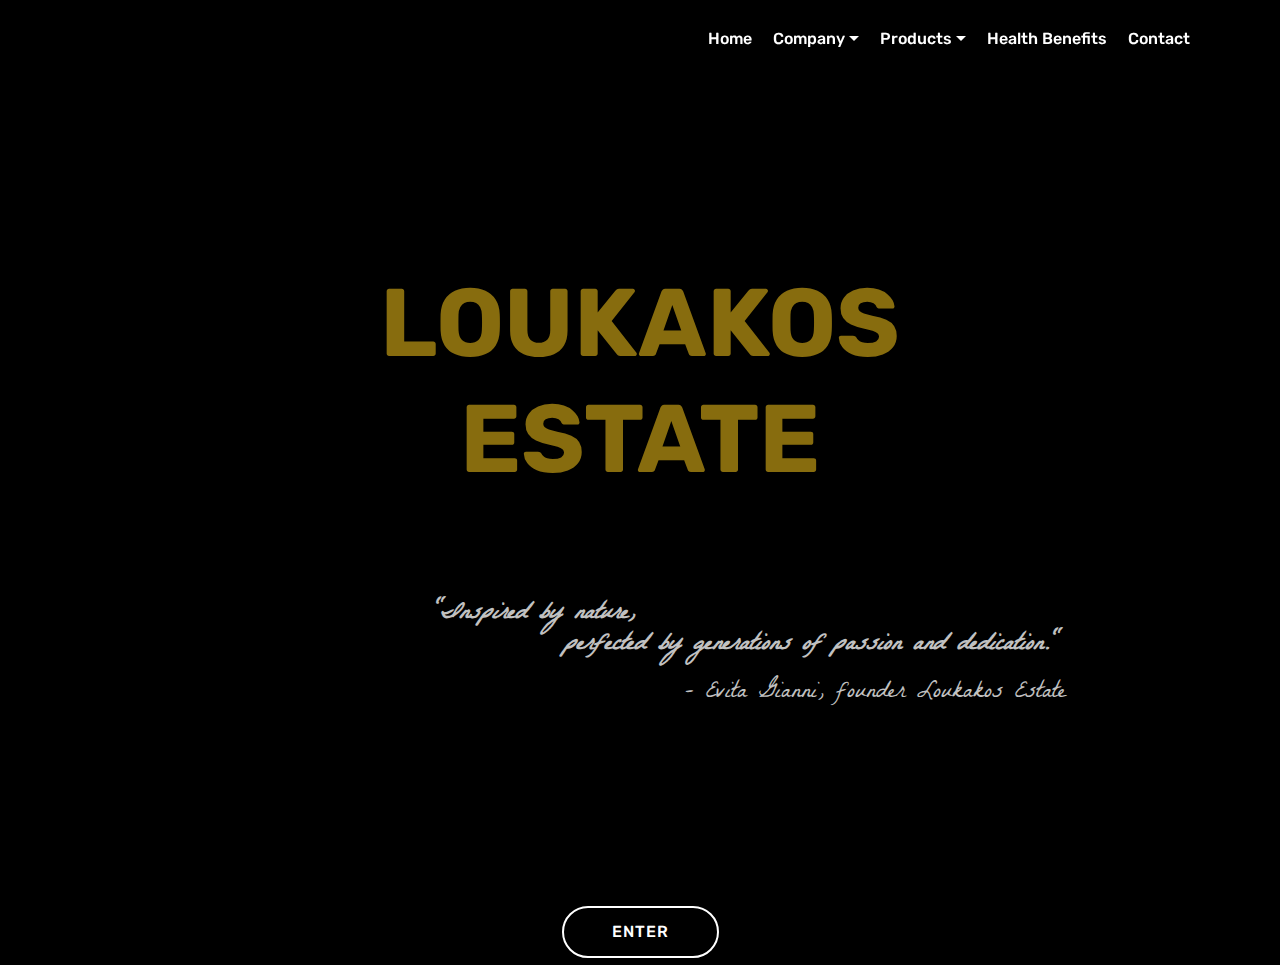
<file: index.html>
<!DOCTYPE html>
<html >
<head>
  <!-- Site made with Mobirise Website Builder v4.6.5, https://mobirise.com -->
  <meta charset="UTF-8">
  <meta http-equiv="X-UA-Compatible" content="IE=edge">
  <meta name="generator" content="Mobirise v4.6.5, mobirise.com">
  <meta name="viewport" content="width=device-width, initial-scale=1, minimum-scale=1">
  <link rel="shortcut icon" href="assets/images/logo2.png" type="image/x-icon">
  <meta name="description" content="">
  <title>Home</title>
  <link rel="stylesheet" href="assets/web/assets/mobirise-icons/mobirise-icons.css">
  <link rel="stylesheet" href="assets/tether/tether.min.css">
  <link rel="stylesheet" href="assets/bootstrap/css/bootstrap.min.css">
  <link rel="stylesheet" href="assets/bootstrap/css/bootstrap-grid.min.css">
  <link rel="stylesheet" href="assets/bootstrap/css/bootstrap-reboot.min.css">
  <link rel="stylesheet" href="assets/dropdown/css/style.css">
  <link rel="stylesheet" href="assets/theme/css/style.css">
  <link rel="stylesheet" href="assets/mobirise/css/mbr-additional.css" type="text/css">
  
  
  
</head>
<body>
  <section class="menu cid-qKMnLtHkof" once="menu" id="menu1-e">

    

    <nav class="navbar navbar-expand beta-menu navbar-dropdown align-items-center navbar-fixed-top navbar-toggleable-sm bg-color transparent">
        <button class="navbar-toggler navbar-toggler-right" type="button" data-toggle="collapse" data-target="#navbarSupportedContent" aria-controls="navbarSupportedContent" aria-expanded="false" aria-label="Toggle navigation">
            <div class="hamburger">
                <span></span>
                <span></span>
                <span></span>
                <span></span>
            </div>
        </button>
        <div class="menu-logo">
            <div class="navbar-brand">
                
                
            </div>
        </div>
        <div class="collapse navbar-collapse" id="navbarSupportedContent">
            <ul class="navbar-nav nav-dropdown nav-right navbar-nav-top-padding" data-app-modern-menu="true"><li class="nav-item">
                    <a class="nav-link link text-primary display-4" href="index.html">
                        
                        Home</a>
                </li>
                <li class="nav-item dropdown">
                    <a class="nav-link link text-primary dropdown-toggle display-4" href="company.html" data-toggle="dropdown-submenu" aria-expanded="false">
                        
                        Company</a><div class="dropdown-menu"><a class="text-primary dropdown-item display-4" href="company.html" aria-expanded="false">The Loukakos Estate<br></a><a class="text-primary dropdown-item display-4" href="company.html#content4-26" aria-expanded="true">Our Commitment</a><a class="text-primary dropdown-item display-4" href="company.html#content4-23" aria-expanded="true">The Production Process<br></a><a class="text-primary dropdown-item display-4" href="company.html#content4-1e" aria-expanded="false">ARISTOIN EU Initiative</a></div>
                </li><li class="nav-item dropdown"><a class="nav-link link text-primary dropdown-toggle display-4" href="products.html" aria-expanded="false" data-toggle="dropdown-submenu">
                        
                        Products</a><div class="dropdown-menu"><a class="text-primary dropdown-item display-4" href="products.html#content9-13" aria-expanded="false">Extra Virgin Olive Oil</a><a class="text-primary dropdown-item display-4" href="products.html#header3-1f" aria-expanded="false">Extra Virgin Olive Oil Soap</a></div></li><li class="nav-item"><a class="nav-link link text-primary display-4" href="page5.html" aria-expanded="false">Health Benefits</a></li><li class="nav-item"><a class="nav-link link text-primary display-4" href="contactus.html" aria-expanded="false">Contact</a></li></ul>
            
        </div>
    </nav>
</section>

<section class="engine"><a href="https://mobirise.ws/e">best website authoring software</a></section><section class="cid-qKMnLuP7Ka mbr-fullscreen" id="header2-f">

    

    

    <div class="container align-center">
        <div class="row justify-content-md-center">
            <div class="mbr-white col-md-10">
                <h1 class="mbr-section-title mbr-bold pb-3 mbr-fonts-style display-1"><br>LOUKAKOS<br>ESTATE</h1>
                <h3 class="mbr-section-subtitle align-center mbr-light pb-3 mbr-fonts-style display-2"><p><em>&nbsp;</em>&nbsp; &nbsp; &nbsp; &nbsp; &nbsp; &nbsp; &nbsp; &nbsp; &nbsp; &nbsp; &nbsp; &nbsp; &nbsp; &nbsp; &nbsp; &nbsp;</p><br><p>&nbsp;&nbsp;&nbsp;&nbsp;&nbsp;&nbsp;&nbsp;&nbsp;&nbsp; &nbsp;&nbsp;&nbsp;&nbsp;&nbsp;&nbsp;&nbsp;&nbsp; &nbsp;&nbsp;<strong><em>"Inspired by nature,</em>&nbsp;&nbsp;&nbsp;&nbsp;&nbsp;&nbsp;&nbsp;&nbsp;&nbsp;&nbsp;&nbsp;&nbsp;<em><br>&nbsp; &nbsp; &nbsp; &nbsp; &nbsp; &nbsp; &nbsp; &nbsp; &nbsp; &nbsp; &nbsp; &nbsp; &nbsp;&nbsp;</em>&nbsp; &nbsp; &nbsp;&nbsp;<em>perfected by generations of passion and dedication."</em></strong></p><p>&nbsp; &nbsp; &nbsp; &nbsp; &nbsp; &nbsp; &nbsp; &nbsp; &nbsp; &nbsp; &nbsp; &nbsp; &nbsp; &nbsp; &nbsp; &nbsp; &nbsp; &nbsp; &nbsp; &nbsp; &nbsp;&nbsp;- Evita Gianni, founder Loukakos Estate</p></h3>
                
                
            </div>
        </div>
    </div>
    
</section>

<section class="mbr-section content8 cid-qKOaeysMAv" id="content8-18">

    

    <div class="container">
        <div class="media-container-row title">
            <div class="col-12 col-md-8">
                <div class="mbr-section-btn align-center"><a class="btn btn-white-outline display-4" href="company.html">ENTER</a></div>
            </div>
        </div>
    </div>
</section>


  <script src="assets/web/assets/jquery/jquery.min.js"></script>
  <script src="assets/popper/popper.min.js"></script>
  <script src="assets/tether/tether.min.js"></script>
  <script src="assets/bootstrap/js/bootstrap.min.js"></script>
  <script src="assets/smoothscroll/smooth-scroll.js"></script>
  <script src="assets/dropdown/js/script.min.js"></script>
  <script src="assets/touchswipe/jquery.touch-swipe.min.js"></script>
  <script src="assets/theme/js/script.js"></script>
  
  
</body>
</html>
</file>
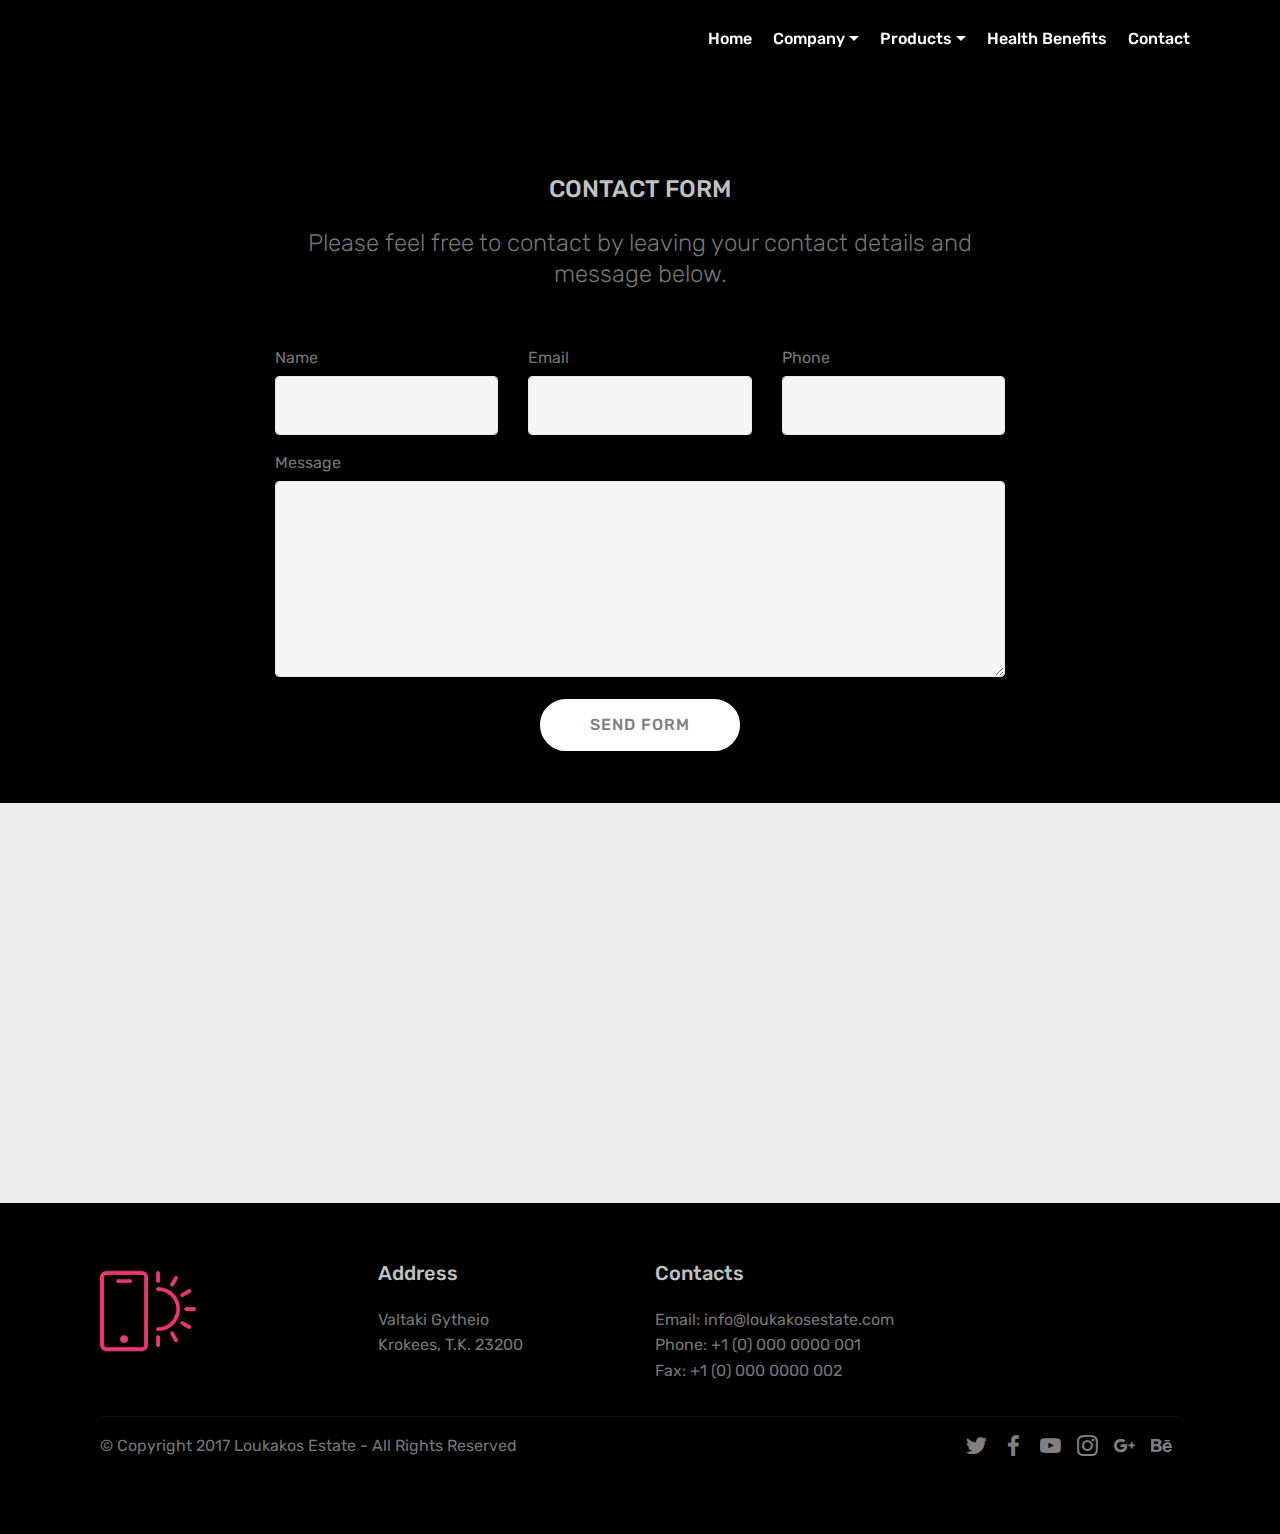
<file: contactus.html>
<!DOCTYPE html>
<html >
<head>
  <!-- Site made with Mobirise Website Builder v4.6.5, https://mobirise.com -->
  <meta charset="UTF-8">
  <meta http-equiv="X-UA-Compatible" content="IE=edge">
  <meta name="generator" content="Mobirise v4.6.5, mobirise.com">
  <meta name="viewport" content="width=device-width, initial-scale=1, minimum-scale=1">
  <link rel="shortcut icon" href="assets/images/logo2.png" type="image/x-icon">
  <meta name="description" content="Site Generator Description">
  <title>Contact</title>
  <link rel="stylesheet" href="assets/web/assets/mobirise-icons/mobirise-icons.css">
  <link rel="stylesheet" href="assets/tether/tether.min.css">
  <link rel="stylesheet" href="assets/bootstrap/css/bootstrap.min.css">
  <link rel="stylesheet" href="assets/bootstrap/css/bootstrap-grid.min.css">
  <link rel="stylesheet" href="assets/bootstrap/css/bootstrap-reboot.min.css">
  <link rel="stylesheet" href="assets/socicon/css/styles.css">
  <link rel="stylesheet" href="assets/dropdown/css/style.css">
  <link rel="stylesheet" href="assets/theme/css/style.css">
  <link rel="stylesheet" href="assets/mobirise/css/mbr-additional.css" type="text/css">
  
  
  
</head>
<body>
  <section class="menu cid-qKMnLtHkof" once="menu" id="menu1-16">

    

    <nav class="navbar navbar-expand beta-menu navbar-dropdown align-items-center navbar-fixed-top navbar-toggleable-sm bg-color transparent">
        <button class="navbar-toggler navbar-toggler-right" type="button" data-toggle="collapse" data-target="#navbarSupportedContent" aria-controls="navbarSupportedContent" aria-expanded="false" aria-label="Toggle navigation">
            <div class="hamburger">
                <span></span>
                <span></span>
                <span></span>
                <span></span>
            </div>
        </button>
        <div class="menu-logo">
            <div class="navbar-brand">
                
                
            </div>
        </div>
        <div class="collapse navbar-collapse" id="navbarSupportedContent">
            <ul class="navbar-nav nav-dropdown nav-right navbar-nav-top-padding" data-app-modern-menu="true"><li class="nav-item">
                    <a class="nav-link link text-primary display-4" href="index.html">
                        
                        Home</a>
                </li>
                <li class="nav-item dropdown">
                    <a class="nav-link link text-primary dropdown-toggle display-4" href="company.html" data-toggle="dropdown-submenu" aria-expanded="false">
                        
                        Company</a><div class="dropdown-menu"><a class="text-primary dropdown-item display-4" href="company.html" aria-expanded="false">The Loukakos Estate<br></a><a class="text-primary dropdown-item display-4" href="company.html#content4-26" aria-expanded="true">Our Commitment</a><a class="text-primary dropdown-item display-4" href="company.html#content4-23" aria-expanded="true">The Production Process<br></a><a class="text-primary dropdown-item display-4" href="company.html#content4-1e" aria-expanded="false">ARISTOIN EU Initiative</a></div>
                </li><li class="nav-item dropdown"><a class="nav-link link text-primary dropdown-toggle display-4" href="products.html" aria-expanded="false" data-toggle="dropdown-submenu">
                        
                        Products</a><div class="dropdown-menu"><a class="text-primary dropdown-item display-4" href="products.html#content9-13" aria-expanded="false">Extra Virgin Olive Oil</a><a class="text-primary dropdown-item display-4" href="products.html#header3-1f" aria-expanded="false">Extra Virgin Olive Oil Soap</a></div></li><li class="nav-item"><a class="nav-link link text-primary display-4" href="page5.html" aria-expanded="false">Health Benefits</a></li><li class="nav-item"><a class="nav-link link text-primary display-4" href="contactus.html" aria-expanded="false">Contact</a></li></ul>
            
        </div>
    </nav>
</section>

<section class="engine"><a href="https://mobirise.ws/a">best site builder</a></section><section class="mbr-section article content10 cid-qKOWuL6eva" id="content10-1x">
    
     

    <div class="container">
        <div class="inner-container" style="width: 100%;">
            <hr class="line" style="width: 10%;">
            <div class="section-text align-center mbr-white mbr-fonts-style display-5"></div>
            <hr class="line" style="width: 10%;">
        </div>
    </div>
</section>

<section class="mbr-section form1 cid-qKOYowoBBQ" id="form1-1y">

    

    
    <div class="container">
        <div class="row justify-content-center">
            <div class="title col-12 col-lg-8">
                <h2 class="mbr-section-title align-center pb-3 mbr-fonts-style display-5">
                    CONTACT FORM
                </h2>
                <h3 class="mbr-section-subtitle align-center mbr-light pb-3 mbr-fonts-style display-5">Please feel free to contact by leaving your contact details and message below.</h3>
            </div>
        </div>
    </div>
    <div class="container">
        <div class="row justify-content-center">
            <div class="media-container-column col-lg-8" data-form-type="formoid">
                    <div data-form-alert="" hidden="">Thank you for your query. A member of the team will reply shortly.

Kind regards,
Loukakos Estate</div>
            
                    <form class="mbr-form" action="https://mobirise.com/" method="post" data-form-title="Mobirise Form"><input type="hidden" name="email" data-form-email="true" value="p6tNo64Ep7buOiZvcXFe2XR6t+IVly8IUaekZ7GMK/cQp6Sct8Hrr6cWBdrILEn+UhAqWxE+nNEX3dJWbX7h0up5kj3TRl+jrCyEqw9Txi4upGJxgnXGLivFOBMwHZGj" data-form-field="Email">
                        <div class="row row-sm-offset">
                            <div class="col-md-4 multi-horizontal" data-for="name">
                                <div class="form-group">
                                    <label class="form-control-label mbr-fonts-style display-7" for="name-form1-1y">Name</label>
                                    <input type="text" class="form-control" name="name" data-form-field="Name" required="" id="name-form1-1y">
                                </div>
                            </div>
                            <div class="col-md-4 multi-horizontal" data-for="email">
                                <div class="form-group">
                                    <label class="form-control-label mbr-fonts-style display-7" for="email-form1-1y">Email</label>
                                    <input type="email" class="form-control" name="email" data-form-field="Email" required="" id="email-form1-1y">
                                </div>
                            </div>
                            <div class="col-md-4 multi-horizontal" data-for="phone">
                                <div class="form-group">
                                    <label class="form-control-label mbr-fonts-style display-7" for="phone-form1-1y">Phone</label>
                                    <input type="tel" class="form-control" name="phone" data-form-field="Phone" id="phone-form1-1y">
                                </div>
                            </div>
                        </div>
                        <div class="form-group" data-for="message">
                            <label class="form-control-label mbr-fonts-style display-7" for="message-form1-1y">Message</label>
                            <textarea type="text" class="form-control" name="message" rows="7" data-form-field="Message" id="message-form1-1y"></textarea>
                        </div>
            
                        <span class="input-group-btn">
                            <button href="" type="submit" class="btn btn-primary btn-form display-4">SEND FORM</button>
                        </span>
                    </form>
            </div>
        </div>
    </div>
</section>

<section class="map1 cid-qKOYpoC37X" id="map1-1z">

     

    <div class="google-map"><iframe frameborder="0" style="border:0" src="https://www.google.com/maps/embed/v1/place?key=AIzaSyA0Dx_boXQiwvdz8sJHoYeZNVTdoWONYkU&amp;q=place_id:ChIJQ6AQPMjfYRMRIIsbTQwdKdY" allowfullscreen=""></iframe></div>
</section>

<section class="cid-qKVhDFM5AN" id="footer1-2e">

    

    

    <div class="container">
        <div class="media-container-row content text-white">
            <div class="col-12 col-md-3">
                <div class="media-wrap">
                    <a href="https://mobirise.com/">
                        <img src="assets/images/logo2-1.png" alt="Mobirise">
                    </a>
                </div>
            </div>
            <div class="col-12 col-md-3 mbr-fonts-style display-7">
                <h5 class="pb-3">
                    Address
                </h5>
                <p class="mbr-text">Valtaki Gytheio<br>Krokees, T.K. 23200</p>
            </div>
            <div class="col-12 col-md-3 mbr-fonts-style display-7">
                <h5 class="pb-3">
                    Contacts
                </h5>
                <p class="mbr-text">
                    Email: info@loukakosestate.com
                    <br>Phone: +1 (0) 000 0000 001
                    <br>Fax: +1 (0) 000 0000 002
                </p>
            </div>
            <div class="col-12 col-md-3 mbr-fonts-style display-7">
                <h5 class="pb-3"></h5>
                <p class="mbr-text"></p>
            </div>
        </div>
        <div class="footer-lower">
            <div class="media-container-row">
                <div class="col-sm-12">
                    <hr>
                </div>
            </div>
            <div class="media-container-row mbr-white">
                <div class="col-sm-6 copyright">
                    <p class="mbr-text mbr-fonts-style display-7">
                        © Copyright 2017 Loukakos Estate - All Rights Reserved
                    </p>
                </div>
                <div class="col-md-6">
                    <div class="social-list align-right">
                        <div class="soc-item">
                            <a href="https://twitter.com/mobirise" target="_blank">
                                <span class="socicon-twitter socicon mbr-iconfont mbr-iconfont-social"></span>
                            </a>
                        </div>
                        <div class="soc-item">
                            <a href="https://www.facebook.com/pages/Mobirise/1616226671953247" target="_blank">
                                <span class="socicon-facebook socicon mbr-iconfont mbr-iconfont-social"></span>
                            </a>
                        </div>
                        <div class="soc-item">
                            <a href="https://www.youtube.com/c/mobirise" target="_blank">
                                <span class="socicon-youtube socicon mbr-iconfont mbr-iconfont-social"></span>
                            </a>
                        </div>
                        <div class="soc-item">
                            <a href="https://instagram.com/mobirise" target="_blank">
                                <span class="socicon-instagram socicon mbr-iconfont mbr-iconfont-social"></span>
                            </a>
                        </div>
                        <div class="soc-item">
                            <a href="https://plus.google.com/u/0/+Mobirise" target="_blank">
                                <span class="socicon-googleplus socicon mbr-iconfont mbr-iconfont-social"></span>
                            </a>
                        </div>
                        <div class="soc-item">
                            <a href="https://www.behance.net/Mobirise" target="_blank">
                                <span class="socicon-behance socicon mbr-iconfont mbr-iconfont-social"></span>
                            </a>
                        </div>
                    </div>
                </div>
            </div>
        </div>
    </div>
</section>


  <script src="assets/web/assets/jquery/jquery.min.js"></script>
  <script src="assets/popper/popper.min.js"></script>
  <script src="assets/tether/tether.min.js"></script>
  <script src="assets/bootstrap/js/bootstrap.min.js"></script>
  <script src="assets/dropdown/js/script.min.js"></script>
  <script src="assets/touchswipe/jquery.touch-swipe.min.js"></script>
  <script src="assets/smoothscroll/smooth-scroll.js"></script>
  <script src="assets/theme/js/script.js"></script>
  <script src="assets/formoid/formoid.min.js"></script>
  
  
</body>
</html>
</file>
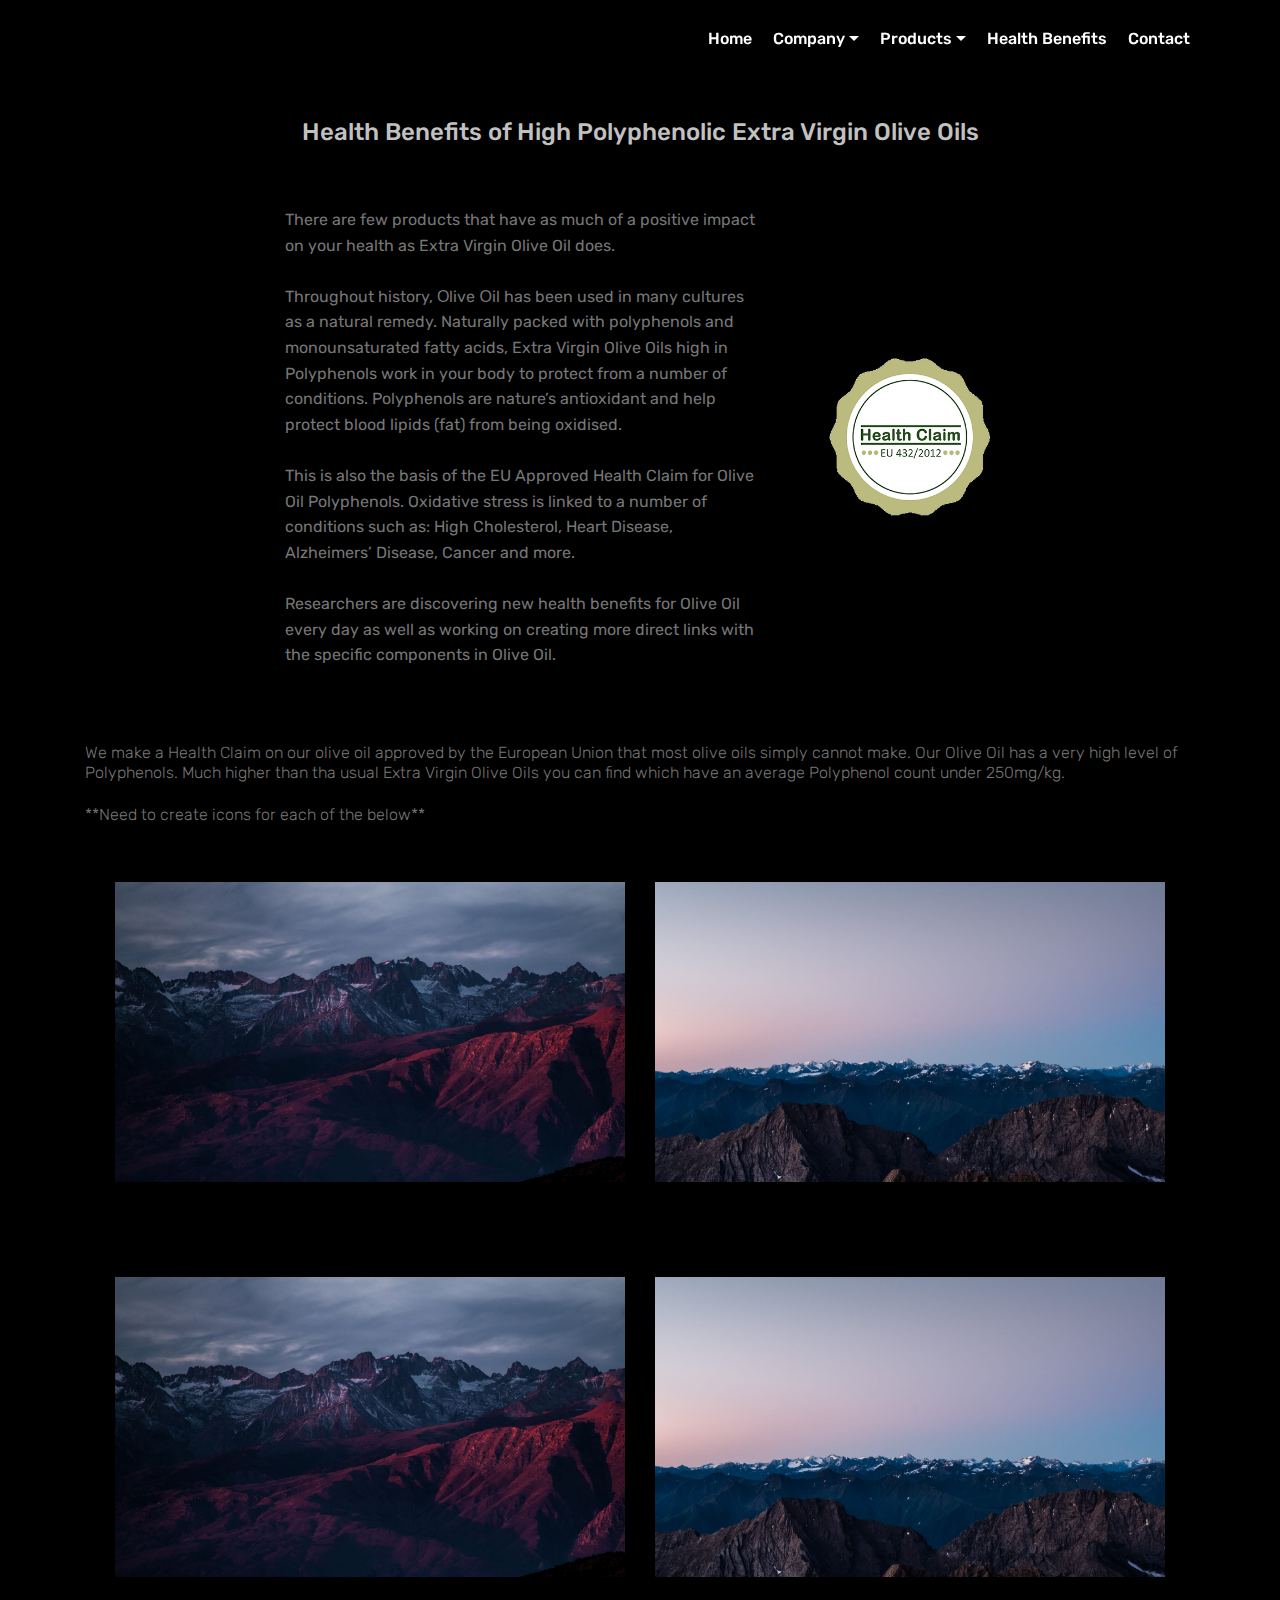
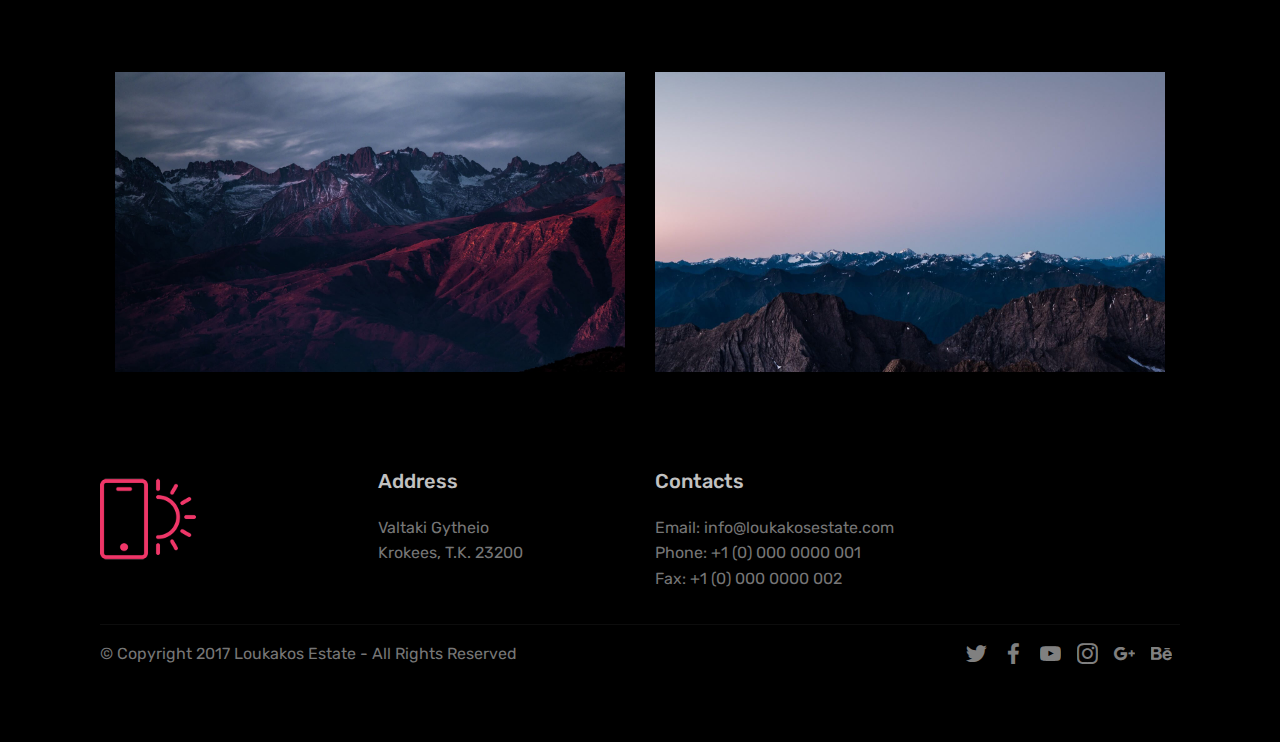
<file: page5.html>
<!DOCTYPE html>
<html >
<head>
  <!-- Site made with Mobirise Website Builder v4.6.5, https://mobirise.com -->
  <meta charset="UTF-8">
  <meta http-equiv="X-UA-Compatible" content="IE=edge">
  <meta name="generator" content="Mobirise v4.6.5, mobirise.com">
  <meta name="viewport" content="width=device-width, initial-scale=1, minimum-scale=1">
  <link rel="shortcut icon" href="assets/images/logo2.png" type="image/x-icon">
  <meta name="description" content="Web Builder Description">
  <title>Health Benefits</title>
  <link rel="stylesheet" href="assets/web/assets/mobirise-icons/mobirise-icons.css">
  <link rel="stylesheet" href="assets/tether/tether.min.css">
  <link rel="stylesheet" href="assets/bootstrap/css/bootstrap.min.css">
  <link rel="stylesheet" href="assets/bootstrap/css/bootstrap-grid.min.css">
  <link rel="stylesheet" href="assets/bootstrap/css/bootstrap-reboot.min.css">
  <link rel="stylesheet" href="assets/socicon/css/styles.css">
  <link rel="stylesheet" href="assets/dropdown/css/style.css">
  <link rel="stylesheet" href="assets/theme/css/style.css">
  <link rel="stylesheet" href="assets/mobirise/css/mbr-additional.css" type="text/css">
  
  
  
</head>
<body>
  <section class="menu cid-qKMnLtHkof" once="menu" id="menu1-1j">

    

    <nav class="navbar navbar-expand beta-menu navbar-dropdown align-items-center navbar-fixed-top navbar-toggleable-sm bg-color transparent">
        <button class="navbar-toggler navbar-toggler-right" type="button" data-toggle="collapse" data-target="#navbarSupportedContent" aria-controls="navbarSupportedContent" aria-expanded="false" aria-label="Toggle navigation">
            <div class="hamburger">
                <span></span>
                <span></span>
                <span></span>
                <span></span>
            </div>
        </button>
        <div class="menu-logo">
            <div class="navbar-brand">
                
                
            </div>
        </div>
        <div class="collapse navbar-collapse" id="navbarSupportedContent">
            <ul class="navbar-nav nav-dropdown nav-right navbar-nav-top-padding" data-app-modern-menu="true"><li class="nav-item">
                    <a class="nav-link link text-primary display-4" href="index.html">
                        
                        Home</a>
                </li>
                <li class="nav-item dropdown">
                    <a class="nav-link link text-primary dropdown-toggle display-4" href="company.html" data-toggle="dropdown-submenu" aria-expanded="false">
                        
                        Company</a><div class="dropdown-menu"><a class="text-primary dropdown-item display-4" href="company.html" aria-expanded="false">The Loukakos Estate<br></a><a class="text-primary dropdown-item display-4" href="company.html#content4-26" aria-expanded="true">Our Commitment</a><a class="text-primary dropdown-item display-4" href="company.html#content4-23" aria-expanded="true">The Production Process<br></a><a class="text-primary dropdown-item display-4" href="company.html#content4-1e" aria-expanded="false">ARISTOIN EU Initiative</a></div>
                </li><li class="nav-item dropdown"><a class="nav-link link text-primary dropdown-toggle display-4" href="products.html" aria-expanded="false" data-toggle="dropdown-submenu">
                        
                        Products</a><div class="dropdown-menu"><a class="text-primary dropdown-item display-4" href="products.html#content9-13" aria-expanded="false">Extra Virgin Olive Oil</a><a class="text-primary dropdown-item display-4" href="products.html#header3-1f" aria-expanded="false">Extra Virgin Olive Oil Soap</a></div></li><li class="nav-item"><a class="nav-link link text-primary display-4" href="page5.html" aria-expanded="false">Health Benefits</a></li><li class="nav-item"><a class="nav-link link text-primary display-4" href="contactus.html" aria-expanded="false">Contact</a></li></ul>
            
        </div>
    </nav>
</section>

<section class="engine"><a href="https://mobirise.ws/e">best website maker software</a></section><section class="mbr-section content4 cid-qKOJ5zXgVO" id="content4-1n">

    

    <div class="container">
        <div class="media-container-row">
            <div class="title col-12 col-md-8">
                <h2 class="align-center pb-3 mbr-fonts-style display-5">Health Benefits of High Polyphenolic Extra Virgin Olive Oils<br><br></h2>
                
                
            </div>
        </div>
    </div>
</section>

<section class="mbr-section content7 cid-qKP5bVAwzi" id="content7-22">
          
    

    <div class="container">
        <div class="media-container-row">
            <div class="col-12 col-md-8">
                <div class="media-container-row">
                    <div class="media-content">
                        <div class="mbr-section-text">
                            <p class="mbr-text align-right mb-0 mbr-fonts-style display-7">There are few products that have as much of a positive impact on your health as Extra Virgin Olive Oil does. 
<br>
<br>Throughout history, Οlive Οil has been used in many cultures as a natural remedy. Naturally packed with polyphenols and monounsaturated fatty acids, Extra Virgin Olive Oils high in Polyphenols work in your body to protect from a number of conditions. Polyphenols are nature’s antioxidant and help protect blood lipids (fat) from being oxidised. 
<br>
<br>This is also the basis of the EU Approved Health Claim for Olive Oil Polyphenols. Oxidative stress is linked to a number of conditions such as: High Cholesterol, Heart Disease, Alzheimers’ Disease, Cancer and more. 
<br>
<br>Researchers are discovering new health benefits for Olive Oil every day as well as working on creating more direct links with the specific components in Olive Oil.</p>
                        </div>
                    </div>
                    <div class="mbr-figure" style="width: 45%;">
                     <img src="assets/images/healthclame-308x308.png" alt="Mobirise" title="">  
                    </div>
                </div>
            </div>
        </div>
    </div>
</section>

<section class="features15 cid-qKOKdHW0zf" id="features15-1o">

    

    
    <div class="container">
        
        <h3 class="mbr-section-subtitle display-5 align-center mbr-fonts-style display-7">We make a Health Claim on our olive oil approved by the European Union that most olive oils simply cannot make. Our Olive Oil has a very high level of Polyphenols. Much higher than tha usual Extra Virgin Olive Oils you can find which have an average Polyphenol count under 250mg/kg.<br><br>**Need to create icons for each of the below**</h3>

        <div class="media-container-row container pt-5 mt-2">

            <div class="col-12 col-md-6 mb-4">
                <div class="card flip-card p-5 align-center">
                    <div class="card-front card_cont">
                        <img src="assets/images/jumbotron.jpg" alt="Mobirise">
                    </div>
                    <div class="card_back card_cont">
                        <h4 class="card-title display-5 py-2 mbr-fonts-style">
                            Oxidative Stress</h4>
                        <p class="mbr-text mbr-fonts-style display-7">
                            Polyphenols are nature’s antioxidant and help protect blood lipids (fat) from being oxidised. This is also the basis of the EU Approved Health Claim for Olive Oil Polyphenols. Oxidative stress is linked to a number of conditions such as: High Cholesterol, Heart Disease, Alzheimers’ Disease, Cancer and more.</p>
                    </div>
                </div>
            </div>

            <div class="col-12 col-md-6 mb-4">
                
                <div class="card flip-card p-5 align-center">
                    <div class="card-front card_cont">
                        <img src="assets/images/jumbotron2.jpg" alt="Mobirise">
                    </div>
                    <div class="card_back card_cont">
                        <h4 class="card-title py-2 mbr-fonts-style display-5">
                            Heart Disease</h4>
                        <p class="mbr-text mbr-fonts-style display-7">
                            Olive Oil helps maintain good levels of cholesterol by being a good source of HDL “good” Cholesterol whilst the polyphenols limit the oxidation of LDL “bad” Cholesterol which causes plaques. Plaques block arteries and limit the flow of blood to our Heart, brain and the rest of our organs, causing heart attacks, brain strokes and more.
                        </p>
                    </div>
                </div>
            </div>
            
            

            
        </div>
</div></section>

<section class="features15 cid-qKOOUoQkYv" id="features15-1q">

    

    
    <div class="container">
        
        

        <div class="media-container-row container pt-5 mt-2">

            <div class="col-12 col-md-6 mb-4">
                <div class="card flip-card p-5 align-center">
                    <div class="card-front card_cont">
                        <img src="assets/images/jumbotron65.jpg" alt="Mobirise">
                    </div>
                    <div class="card_back card_cont">
                        <h4 class="card-title display-5 py-2 mbr-fonts-style">
                            Brain Function</h4>
                        <p class="mbr-text mbr-fonts-style display-7">
                            Like with Heart Disease, Polyphenols limit oxidation of lipids reducing the formation of plaques which travel through our blood system and cause blockages or reduced blood flow in our brains resulting in strokes. Recent studies have also shown that there is less possibility of age related cognitive decline (e.g. Alzheimers’) in older people who consume Healthy Olive Oil.</p>
                    </div>
                </div>
            </div>

            <div class="col-12 col-md-6 mb-4">
                
                <div class="card flip-card p-5 align-center">
                    <div class="card-front card_cont">
                        <img src="assets/images/jumbotron266.jpg" alt="Mobirise">
                    </div>
                    <div class="card_back card_cont">
                        <h4 class="card-title py-2 mbr-fonts-style display-5">
                            Digestive System</h4>
                        <p class="mbr-text mbr-fonts-style display-7">
                            Olive Oils fatty profile makes it the only Oil &amp; Fat that is completely digested by the body and has been used as a remedy as far back as Ancient Greece. It helps in all stages of the digestive system from reducing reflux to improving digestion in the large intestine. It even helps with bad breath
                        </p>
                    </div>
                </div>
            </div>
            
            

            
        </div>
</div></section>

<section class="features15 cid-qKOPpZilIb" id="features15-1r">

    

    
    <div class="container">
        
        

        <div class="media-container-row container pt-5 mt-2">

            <div class="col-12 col-md-6 mb-4">
                <div class="card flip-card p-5 align-center">
                    <div class="card-front card_cont">
                        <img src="assets/images/jumbotron65.jpg" alt="Mobirise">
                    </div>
                    <div class="card_back card_cont">
                        <h4 class="card-title display-5 py-2 mbr-fonts-style">
                            Cancer</h4>
                        <p class="mbr-text mbr-fonts-style display-7">
                            Many recent studies have shown that olive oil high in Polyphenols exerts a protective effect against certain malignant tumours (breast, prostate, endometrium, digestive tract and more). It is unclear what the direct relationship is but olive oils with higher polyphenols yielded better resulτs in the studies than others. </p>
                    </div>
                </div>
            </div>

            <div class="col-12 col-md-6 mb-4">
                
                <div class="card flip-card p-5 align-center">
                    <div class="card-front card_cont">
                        <img src="assets/images/jumbotron266.jpg" alt="Mobirise">
                    </div>
                    <div class="card_back card_cont">
                        <h4 class="card-title py-2 mbr-fonts-style display-5">
                            Bone Health</h4>
                        <p class="mbr-text mbr-fonts-style display-7">
                            Non conclusive research has shown that people with diets high in Extra Virgin Olive Oils are less likely to develop Rheumatoid Arthritis. The anti-inflammatory polyphenols also work as a natural relief for those who have developed it whilst also helping bone calcification by aiding in the absorption of Calcium.
                        </p>
                    </div>
                </div>
            </div>
            
            

            
        </div>
</div></section>

<section class="cid-qKVhblhldz" id="footer1-2c">

    

    

    <div class="container">
        <div class="media-container-row content text-white">
            <div class="col-12 col-md-3">
                <div class="media-wrap">
                    <a href="https://mobirise.com/">
                        <img src="assets/images/logo2-1.png" alt="Mobirise">
                    </a>
                </div>
            </div>
            <div class="col-12 col-md-3 mbr-fonts-style display-7">
                <h5 class="pb-3">
                    Address
                </h5>
                <p class="mbr-text">Valtaki Gytheio<br>Krokees, T.K. 23200</p>
            </div>
            <div class="col-12 col-md-3 mbr-fonts-style display-7">
                <h5 class="pb-3">
                    Contacts
                </h5>
                <p class="mbr-text">
                    Email: info@loukakosestate.com
                    <br>Phone: +1 (0) 000 0000 001
                    <br>Fax: +1 (0) 000 0000 002
                </p>
            </div>
            <div class="col-12 col-md-3 mbr-fonts-style display-7">
                <h5 class="pb-3"></h5>
                <p class="mbr-text"></p>
            </div>
        </div>
        <div class="footer-lower">
            <div class="media-container-row">
                <div class="col-sm-12">
                    <hr>
                </div>
            </div>
            <div class="media-container-row mbr-white">
                <div class="col-sm-6 copyright">
                    <p class="mbr-text mbr-fonts-style display-7">
                        © Copyright 2017 Loukakos Estate - All Rights Reserved
                    </p>
                </div>
                <div class="col-md-6">
                    <div class="social-list align-right">
                        <div class="soc-item">
                            <a href="https://twitter.com/mobirise" target="_blank">
                                <span class="socicon-twitter socicon mbr-iconfont mbr-iconfont-social"></span>
                            </a>
                        </div>
                        <div class="soc-item">
                            <a href="https://www.facebook.com/pages/Mobirise/1616226671953247" target="_blank">
                                <span class="socicon-facebook socicon mbr-iconfont mbr-iconfont-social"></span>
                            </a>
                        </div>
                        <div class="soc-item">
                            <a href="https://www.youtube.com/c/mobirise" target="_blank">
                                <span class="socicon-youtube socicon mbr-iconfont mbr-iconfont-social"></span>
                            </a>
                        </div>
                        <div class="soc-item">
                            <a href="https://instagram.com/mobirise" target="_blank">
                                <span class="socicon-instagram socicon mbr-iconfont mbr-iconfont-social"></span>
                            </a>
                        </div>
                        <div class="soc-item">
                            <a href="https://plus.google.com/u/0/+Mobirise" target="_blank">
                                <span class="socicon-googleplus socicon mbr-iconfont mbr-iconfont-social"></span>
                            </a>
                        </div>
                        <div class="soc-item">
                            <a href="https://www.behance.net/Mobirise" target="_blank">
                                <span class="socicon-behance socicon mbr-iconfont mbr-iconfont-social"></span>
                            </a>
                        </div>
                    </div>
                </div>
            </div>
        </div>
    </div>
</section>


  <script src="assets/web/assets/jquery/jquery.min.js"></script>
  <script src="assets/popper/popper.min.js"></script>
  <script src="assets/tether/tether.min.js"></script>
  <script src="assets/bootstrap/js/bootstrap.min.js"></script>
  <script src="assets/dropdown/js/script.min.js"></script>
  <script src="assets/touchswipe/jquery.touch-swipe.min.js"></script>
  <script src="assets/mbr-flip-card/mbr-flip-card.js"></script>
  <script src="assets/smoothscroll/smooth-scroll.js"></script>
  <script src="assets/theme/js/script.js"></script>
  
  
</body>
</html>
</file>
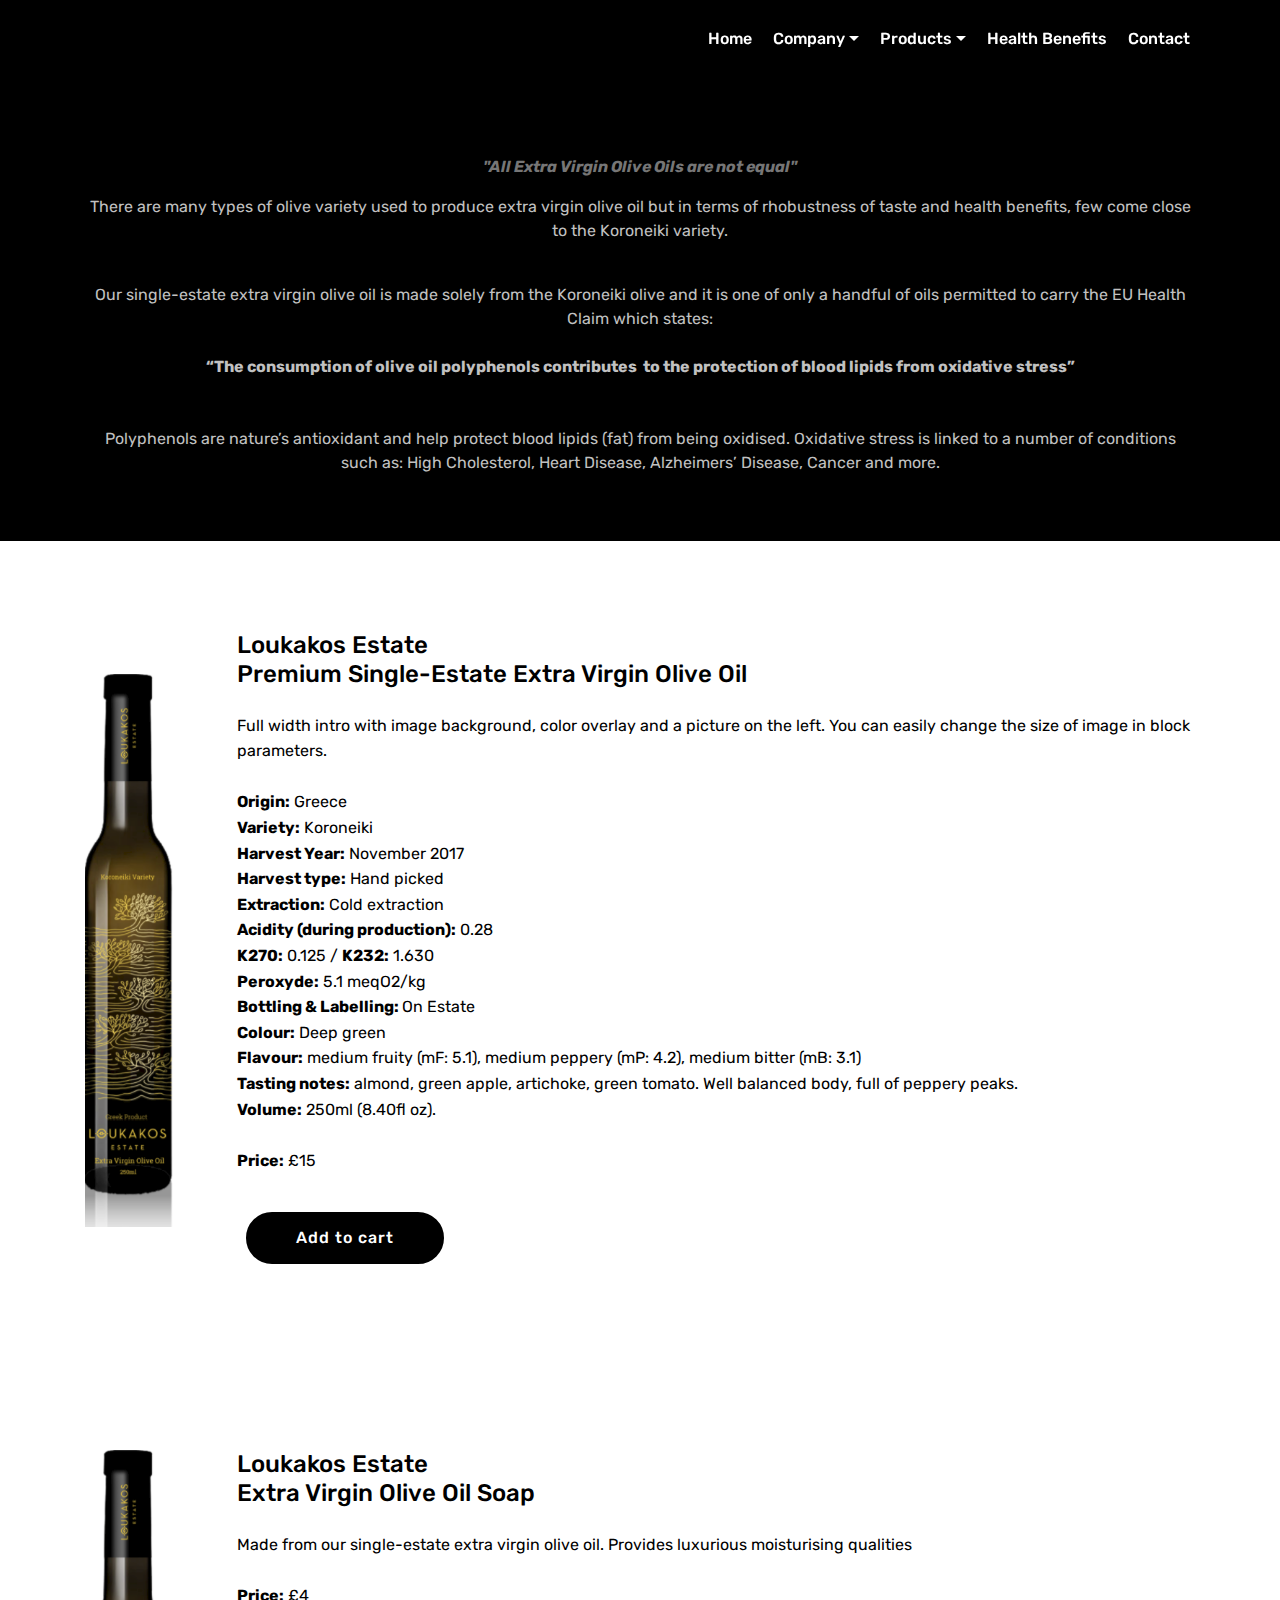
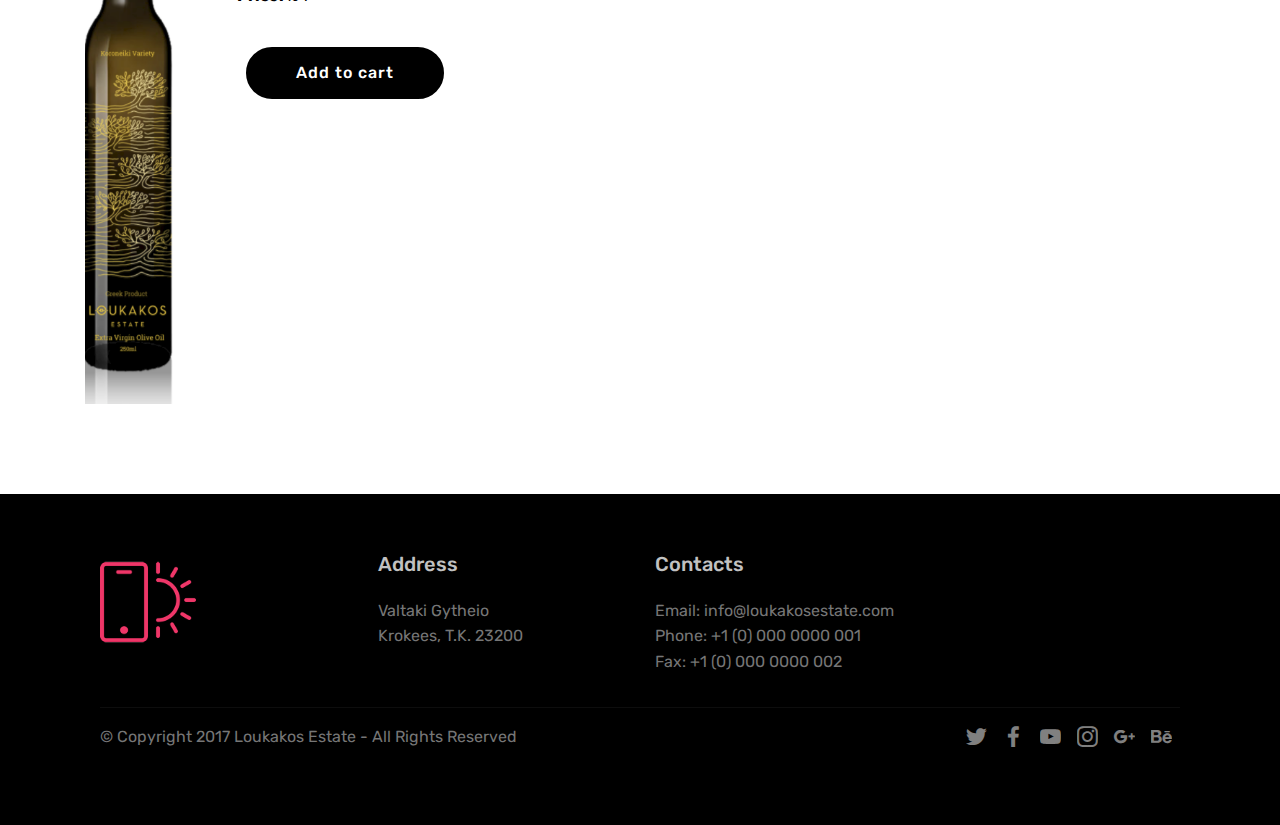
<file: products.html>
<!DOCTYPE html>
<html >
<head>
  <!-- Site made with Mobirise Website Builder v4.6.5, https://mobirise.com -->
  <meta charset="UTF-8">
  <meta http-equiv="X-UA-Compatible" content="IE=edge">
  <meta name="generator" content="Mobirise v4.6.5, mobirise.com">
  <meta name="viewport" content="width=device-width, initial-scale=1, minimum-scale=1">
  <link rel="shortcut icon" href="assets/images/logo2.png" type="image/x-icon">
  <meta name="description" content="Site Generator Description">
  <title>Products</title>
  <link rel="stylesheet" href="assets/web/assets/mobirise-icons/mobirise-icons.css">
  <link rel="stylesheet" href="assets/tether/tether.min.css">
  <link rel="stylesheet" href="assets/bootstrap/css/bootstrap.min.css">
  <link rel="stylesheet" href="assets/bootstrap/css/bootstrap-grid.min.css">
  <link rel="stylesheet" href="assets/bootstrap/css/bootstrap-reboot.min.css">
  <link rel="stylesheet" href="assets/dropdown/css/style.css">
  <link rel="stylesheet" href="assets/socicon/css/styles.css">
  <link rel="stylesheet" href="assets/theme/css/style.css">
  <link rel="stylesheet" href="assets/mobirise/css/mbr-additional.css" type="text/css">
  
  
  
</head>
<body>
  <section class="menu cid-qKMnLtHkof" once="menu" id="menu1-w">

    

    <nav class="navbar navbar-expand beta-menu navbar-dropdown align-items-center navbar-fixed-top navbar-toggleable-sm bg-color transparent">
        <button class="navbar-toggler navbar-toggler-right" type="button" data-toggle="collapse" data-target="#navbarSupportedContent" aria-controls="navbarSupportedContent" aria-expanded="false" aria-label="Toggle navigation">
            <div class="hamburger">
                <span></span>
                <span></span>
                <span></span>
                <span></span>
            </div>
        </button>
        <div class="menu-logo">
            <div class="navbar-brand">
                
                
            </div>
        </div>
        <div class="collapse navbar-collapse" id="navbarSupportedContent">
            <ul class="navbar-nav nav-dropdown nav-right navbar-nav-top-padding" data-app-modern-menu="true"><li class="nav-item">
                    <a class="nav-link link text-primary display-4" href="index.html">
                        
                        Home</a>
                </li>
                <li class="nav-item dropdown">
                    <a class="nav-link link text-primary dropdown-toggle display-4" href="company.html" data-toggle="dropdown-submenu" aria-expanded="false">
                        
                        Company</a><div class="dropdown-menu"><a class="text-primary dropdown-item display-4" href="company.html" aria-expanded="false">The Loukakos Estate<br></a><a class="text-primary dropdown-item display-4" href="company.html#content4-26" aria-expanded="true">Our Commitment</a><a class="text-primary dropdown-item display-4" href="company.html#content4-23" aria-expanded="true">The Production Process<br></a><a class="text-primary dropdown-item display-4" href="company.html#content4-1e" aria-expanded="false">ARISTOIN EU Initiative</a></div>
                </li><li class="nav-item dropdown"><a class="nav-link link text-primary dropdown-toggle display-4" href="products.html" aria-expanded="false" data-toggle="dropdown-submenu">
                        
                        Products</a><div class="dropdown-menu"><a class="text-primary dropdown-item display-4" href="products.html#content9-13" aria-expanded="false">Extra Virgin Olive Oil</a><a class="text-primary dropdown-item display-4" href="products.html#header3-1f" aria-expanded="false">Extra Virgin Olive Oil Soap</a></div></li><li class="nav-item"><a class="nav-link link text-primary display-4" href="page5.html" aria-expanded="false">Health Benefits</a></li><li class="nav-item"><a class="nav-link link text-primary display-4" href="contactus.html" aria-expanded="false">Contact</a></li></ul>
            
        </div>
    </nav>
</section>

<section class="engine"><a href="https://mobirise.ws/q">offline web page creator download</a></section><section class="mbr-section article content9 cid-qKNEIV85rr" id="content9-13">
    
     

    <div class="container">
        <div class="inner-container" style="width: 100%;">
            <hr class="line" style="width: 25%;">
            <div class="section-text align-center mbr-fonts-style display-7"><p><em><strong>"All Extra Virgin Olive Oils are not equal"</strong></em></p><p><span style="color: rgb(193, 193, 193); font-size: 1rem;">There are many types of olive variety used to produce extra virgin olive oil but in terms of rhobustness of taste and health benefits, few come close to the Koroneiki variety.</span><br></p><br><div>Our single-estate extra virgin olive oil is made solely from the Koroneiki olive and it is one of only a handful of oils permitted to carry the EU Health Claim which states:</div><br><div><strong>“The consumption of olive oil polyphenols contributes
&nbsp;<span style="font-size: 1rem;">to the protection of blood lipids from oxidative stress”</span></strong></div><br><br><div>Polyphenols are nature’s antioxidant and help protect blood lipids (fat) from being oxidised. Oxidative stress is linked to a number of conditions such as: High Cholesterol, Heart Disease, Alzheimers’ Disease, Cancer and more.</div><p></p></div>
            <hr class="line" style="width: 25%;">
        </div>
        </div>
</section>

<section class="header3 cid-qKNLbJJXwO" id="header3-14">

    

    

    <div class="container">
        <div class="media-container-row">
            <div class="mbr-figure" style="width: 15%;">
                <img src="assets/images/le-bottle-122x764.png" alt="Mobirise" title="">
            </div>

            <div class="media-content">
                <h1 class="mbr-section-title mbr-white pb-3 mbr-fonts-style display-5">
                    Loukakos Estate<br>Premium Single-Estate Extra Virgin Olive Oil</h1>
                
                <div class="mbr-section-text mbr-white pb-3 ">
                    <p class="mbr-text mbr-fonts-style display-7">
                        Full width intro with image background, color overlay and a picture on the left. You can easily change the size of image in block parameters.<br><br><strong>Origin:</strong> Greece <br><strong>Variety:</strong> Koroneiki<br> <strong>Harvest Year:</strong> November 2017<br><strong>Harvest type:</strong> Hand picked<br><strong>Extraction:</strong> Cold extraction&nbsp;<br><strong>Acidity (during production):</strong> 0.28 <br><strong>K270:</strong> 0.125 / <strong>K232:</strong> 1.630&nbsp;<br><strong>Peroxyde:</strong> 5.1 meqO2/kg <br><strong>Bottling &amp; Labelling: </strong>On Estate<br><strong> Colour:</strong>&nbsp;Deep green <br><strong>Flavour:</strong> medium fruity (mF: 5.1), medium peppery (mP: 4.2), medium bitter (mB: 3.1)<br><strong>Tasting notes:</strong> almond, green apple, artichoke, green tomato. Well balanced body, full of peppery peaks. <br><strong>Volume:</strong> 250ml (8.40fl oz).<br><br><strong>Price:</strong> £15
                    </p>
                </div>
                <div class="mbr-section-btn"><a class="btn btn-md btn-info display-4" href="https://mobirise.com">Add to cart</a></div>
            </div>
        </div>
    </div>

</section>

<section class="header3 cid-qKOvOT5ULc" id="header3-1f">

    

    

    <div class="container">
        <div class="media-container-row">
            <div class="mbr-figure" style="width: 15%;">
                <img src="assets/images/le-bottle-122x764.png" alt="Mobirise" title="">
            </div>

            <div class="media-content">
                <h1 class="mbr-section-title mbr-white pb-3 mbr-fonts-style display-5">
                    Loukakos Estate<br>Extra Virgin Olive Oil Soap</h1>
                
                <div class="mbr-section-text mbr-white pb-3 ">
                    <p class="mbr-text mbr-fonts-style display-7">Made from our single-estate extra virgin olive oil. Provides luxurious moisturising qualities<br><br><strong>Price:</strong> £4</p>
                </div>
                <div class="mbr-section-btn"><a class="btn btn-md btn-info display-4" href="https://mobirise.com">Add to cart</a></div>
            </div>
        </div>
    </div>

</section>

<section class="cid-qKVhiq60AI" id="footer1-2d">

    

    

    <div class="container">
        <div class="media-container-row content text-white">
            <div class="col-12 col-md-3">
                <div class="media-wrap">
                    <a href="https://mobirise.com/">
                        <img src="assets/images/logo2-1.png" alt="Mobirise">
                    </a>
                </div>
            </div>
            <div class="col-12 col-md-3 mbr-fonts-style display-7">
                <h5 class="pb-3">
                    Address
                </h5>
                <p class="mbr-text">Valtaki Gytheio<br>Krokees, T.K. 23200</p>
            </div>
            <div class="col-12 col-md-3 mbr-fonts-style display-7">
                <h5 class="pb-3">
                    Contacts
                </h5>
                <p class="mbr-text">
                    Email: info@loukakosestate.com
                    <br>Phone: +1 (0) 000 0000 001
                    <br>Fax: +1 (0) 000 0000 002
                </p>
            </div>
            <div class="col-12 col-md-3 mbr-fonts-style display-7">
                <h5 class="pb-3"></h5>
                <p class="mbr-text"></p>
            </div>
        </div>
        <div class="footer-lower">
            <div class="media-container-row">
                <div class="col-sm-12">
                    <hr>
                </div>
            </div>
            <div class="media-container-row mbr-white">
                <div class="col-sm-6 copyright">
                    <p class="mbr-text mbr-fonts-style display-7">
                        © Copyright 2017 Loukakos Estate - All Rights Reserved
                    </p>
                </div>
                <div class="col-md-6">
                    <div class="social-list align-right">
                        <div class="soc-item">
                            <a href="https://twitter.com/mobirise" target="_blank">
                                <span class="socicon-twitter socicon mbr-iconfont mbr-iconfont-social"></span>
                            </a>
                        </div>
                        <div class="soc-item">
                            <a href="https://www.facebook.com/pages/Mobirise/1616226671953247" target="_blank">
                                <span class="socicon-facebook socicon mbr-iconfont mbr-iconfont-social"></span>
                            </a>
                        </div>
                        <div class="soc-item">
                            <a href="https://www.youtube.com/c/mobirise" target="_blank">
                                <span class="socicon-youtube socicon mbr-iconfont mbr-iconfont-social"></span>
                            </a>
                        </div>
                        <div class="soc-item">
                            <a href="https://instagram.com/mobirise" target="_blank">
                                <span class="socicon-instagram socicon mbr-iconfont mbr-iconfont-social"></span>
                            </a>
                        </div>
                        <div class="soc-item">
                            <a href="https://plus.google.com/u/0/+Mobirise" target="_blank">
                                <span class="socicon-googleplus socicon mbr-iconfont mbr-iconfont-social"></span>
                            </a>
                        </div>
                        <div class="soc-item">
                            <a href="https://www.behance.net/Mobirise" target="_blank">
                                <span class="socicon-behance socicon mbr-iconfont mbr-iconfont-social"></span>
                            </a>
                        </div>
                    </div>
                </div>
            </div>
        </div>
    </div>
</section>


  <script src="assets/web/assets/jquery/jquery.min.js"></script>
  <script src="assets/popper/popper.min.js"></script>
  <script src="assets/tether/tether.min.js"></script>
  <script src="assets/bootstrap/js/bootstrap.min.js"></script>
  <script src="assets/smoothscroll/smooth-scroll.js"></script>
  <script src="assets/dropdown/js/script.min.js"></script>
  <script src="assets/touchswipe/jquery.touch-swipe.min.js"></script>
  <script src="assets/theme/js/script.js"></script>
  
  
</body>
</html>
</file>
<file: assets/web/assets/mobirise-icons/mobirise-icons.css>
@font-face {
  font-family: 'MobiriseIcons';
  src:  url('mobirise-icons.eot?spat4u');
  src:  url('mobirise-icons.eot?spat4u#iefix') format('embedded-opentype'),
    url('mobirise-icons.ttf?spat4u') format('truetype'),
    url('mobirise-icons.woff?spat4u') format('woff'),
    url('mobirise-icons.svg?spat4u#MobiriseIcons') format('svg');
  font-weight: normal;
  font-style: normal;
}

[class^="mbri-"], [class*=" mbri-"] {
  /* use !important to prevent issues with browser extensions that change fonts */
  font-family: MobiriseIcons !important;
  speak: none;
  font-style: normal;
  font-weight: normal;
  font-variant: normal;
  text-transform: none;
  line-height: 1;

  /* Better Font Rendering =========== */
  -webkit-font-smoothing: antialiased;
  -moz-osx-font-smoothing: grayscale;
}

.mbri-add-submenu:before {
  content: "\e900";
}
.mbri-alert:before {
  content: "\e901";
}
.mbri-align-center:before {
  content: "\e902";
}
.mbri-align-justify:before {
  content: "\e903";
}
.mbri-align-left:before {
  content: "\e904";
}
.mbri-align-right:before {
  content: "\e905";
}
.mbri-android:before {
  content: "\e906";
}
.mbri-apple:before {
  content: "\e907";
}
.mbri-arrow-down:before {
  content: "\e908";
}
.mbri-arrow-next:before {
  content: "\e909";
}
.mbri-arrow-prev:before {
  content: "\e90a";
}
.mbri-arrow-up:before {
  content: "\e90b";
}
.mbri-bold:before {
  content: "\e90c";
}
.mbri-bookmark:before {
  content: "\e90d";
}
.mbri-bootstrap:before {
  content: "\e90e";
}
.mbri-briefcase:before {
  content: "\e90f";
}
.mbri-browse:before {
  content: "\e910";
}
.mbri-bulleted-list:before {
  content: "\e911";
}
.mbri-calendar:before {
  content: "\e912";
}
.mbri-camera:before {
  content: "\e913";
}
.mbri-cart-add:before {
  content: "\e914";
}
.mbri-cart-full:before {
  content: "\e915";
}
.mbri-cash:before {
  content: "\e916";
}
.mbri-change-style:before {
  content: "\e917";
}
.mbri-chat:before {
  content: "\e918";
}
.mbri-clock:before {
  content: "\e919";
}
.mbri-close:before {
  content: "\e91a";
}
.mbri-cloud:before {
  content: "\e91b";
}
.mbri-code:before {
  content: "\e91c";
}
.mbri-contact-form:before {
  content: "\e91d";
}
.mbri-credit-card:before {
  content: "\e91e";
}
.mbri-cursor-click:before {
  content: "\e91f";
}
.mbri-cust-feedback:before {
  content: "\e920";
}
.mbri-database:before {
  content: "\e921";
}
.mbri-delivery:before {
  content: "\e922";
}
.mbri-desktop:before {
  content: "\e923";
}
.mbri-devices:before {
  content: "\e924";
}
.mbri-down:before {
  content: "\e925";
}
.mbri-download:before {
  content: "\e989";
}
.mbri-drag-n-drop:before {
  content: "\e927";
}
.mbri-drag-n-drop2:before {
  content: "\e928";
}
.mbri-edit:before {
  content: "\e929";
}
.mbri-edit2:before {
  content: "\e92a";
}
.mbri-error:before {
  content: "\e92b";
}
.mbri-extension:before {
  content: "\e92c";
}
.mbri-features:before {
  content: "\e92d";
}
.mbri-file:before {
  content: "\e92e";
}
.mbri-flag:before {
  content: "\e92f";
}
.mbri-folder:before {
  content: "\e930";
}
.mbri-gift:before {
  content: "\e931";
}
.mbri-github:before {
  content: "\e932";
}
.mbri-globe:before {
  content: "\e933";
}
.mbri-globe-2:before {
  content: "\e934";
}
.mbri-growing-chart:before {
  content: "\e935";
}
.mbri-hearth:before {
  content: "\e936";
}
.mbri-help:before {
  content: "\e937";
}
.mbri-home:before {
  content: "\e938";
}
.mbri-hot-cup:before {
  content: "\e939";
}
.mbri-idea:before {
  content: "\e93a";
}
.mbri-image-gallery:before {
  content: "\e93b";
}
.mbri-image-slider:before {
  content: "\e93c";
}
.mbri-info:before {
  content: "\e93d";
}
.mbri-italic:before {
  content: "\e93e";
}
.mbri-key:before {
  content: "\e93f";
}
.mbri-laptop:before {
  content: "\e940";
}
.mbri-layers:before {
  content: "\e941";
}
.mbri-left-right:before {
  content: "\e942";
}
.mbri-left:before {
  content: "\e943";
}
.mbri-letter:before {
  content: "\e944";
}
.mbri-like:before {
  content: "\e945";
}
.mbri-link:before {
  content: "\e946";
}
.mbri-lock:before {
  content: "\e947";
}
.mbri-login:before {
  content: "\e948";
}
.mbri-logout:before {
  content: "\e949";
}
.mbri-magic-stick:before {
  content: "\e94a";
}
.mbri-map-pin:before {
  content: "\e94b";
}
.mbri-menu:before {
  content: "\e94c";
}
.mbri-mobile:before {
  content: "\e94d";
}
.mbri-mobile2:before {
  content: "\e94e";
}
.mbri-mobirise:before {
  content: "\e94f";
}
.mbri-more-horizontal:before {
  content: "\e950";
}
.mbri-more-vertical:before {
  content: "\e951";
}
.mbri-music:before {
  content: "\e952";
}
.mbri-new-file:before {
  content: "\e953";
}
.mbri-numbered-list:before {
  content: "\e954";
}
.mbri-opened-folder:before {
  content: "\e955";
}
.mbri-pages:before {
  content: "\e956";
}
.mbri-paper-plane:before {
  content: "\e957";
}
.mbri-paperclip:before {
  content: "\e958";
}
.mbri-photo:before {
  content: "\e959";
}
.mbri-photos:before {
  content: "\e95a";
}
.mbri-pin:before {
  content: "\e95b";
}
.mbri-play:before {
  content: "\e95c";
}
.mbri-plus:before {
  content: "\e95d";
}
.mbri-preview:before {
  content: "\e95e";
}
.mbri-print:before {
  content: "\e95f";
}
.mbri-protect:before {
  content: "\e960";
}
.mbri-question:before {
  content: "\e961";
}
.mbri-quote-left:before {
  content: "\e962";
}
.mbri-quote-right:before {
  content: "\e963";
}
.mbri-refresh:before {
  content: "\e964";
}
.mbri-responsive:before {
  content: "\e965";
}
.mbri-right:before {
  content: "\e966";
}
.mbri-rocket:before {
  content: "\e967";
}
.mbri-sad-face:before {
  content: "\e968";
}
.mbri-sale:before {
  content: "\e969";
}
.mbri-save:before {
  content: "\e96a";
}
.mbri-search:before {
  content: "\e96b";
}
.mbri-setting:before {
  content: "\e96c";
}
.mbri-setting2:before {
  content: "\e96d";
}
.mbri-setting3:before {
  content: "\e96e";
}
.mbri-share:before {
  content: "\e96f";
}
.mbri-shopping-bag:before {
  content: "\e970";
}
.mbri-shopping-basket:before {
  content: "\e971";
}
.mbri-shopping-cart:before {
  content: "\e972";
}
.mbri-sites:before {
  content: "\e973";
}
.mbri-smile-face:before {
  content: "\e974";
}
.mbri-speed:before {
  content: "\e975";
}
.mbri-star:before {
  content: "\e976";
}
.mbri-success:before {
  content: "\e977";
}
.mbri-sun:before {
  content: "\e978";
}
.mbri-sun2:before {
  content: "\e979";
}
.mbri-tablet:before {
  content: "\e97a";
}
.mbri-tablet-vertical:before {
  content: "\e97b";
}
.mbri-target:before {
  content: "\e97c";
}
.mbri-timer:before {
  content: "\e97d";
}
.mbri-to-ftp:before {
  content: "\e97e";
}
.mbri-to-local-drive:before {
  content: "\e97f";
}
.mbri-touch-swipe:before {
  content: "\e980";
}
.mbri-touch:before {
  content: "\e981";
}
.mbri-trash:before {
  content: "\e982";
}
.mbri-underline:before {
  content: "\e983";
}
.mbri-unlink:before {
  content: "\e984";
}
.mbri-unlock:before {
  content: "\e985";
}
.mbri-up-down:before {
  content: "\e986";
}
.mbri-up:before {
  content: "\e987";
}
.mbri-update:before {
  content: "\e988";
}
.mbri-upload:before {
 content: "\e926"; 
}
.mbri-user:before {
  content: "\e98a";
}
.mbri-user2:before {
  content: "\e98b";
}
.mbri-users:before {
  content: "\e98c";
}
.mbri-video:before {
  content: "\e98d";
}
.mbri-video-play:before {
  content: "\e98e";
}
.mbri-watch:before {
  content: "\e98f";
}
.mbri-website-theme:before {
  content: "\e990";
}
.mbri-wifi:before {
  content: "\e991";
}
.mbri-windows:before {
  content: "\e992";
}
.mbri-zoom-out:before {
  content: "\e993";
}
.mbri-redo:before {
  content: "\e994";
}
.mbri-undo:before {
  content: "\e995";
}
</file>
<file: assets/dropdown/css/style.css>
.navbar-dropdown {
  left: 0;
  padding: 0;
  position: absolute;
  right: 0;
  top: 0;
  transition: all 0.45s ease;
  z-index: 1030;
  background: #282828; }
  .navbar-dropdown .navbar-logo {
    margin-right: 0.8rem;
    transition: margin 0.3s ease-in-out;
    vertical-align: middle; }
    .navbar-dropdown .navbar-logo img {
      height: 3.125rem;
      transition: all 0.3s ease-in-out; }
    .navbar-dropdown .navbar-logo.mbr-iconfont {
      font-size: 3.125rem;
      line-height: 3.125rem; }
  .navbar-dropdown .navbar-caption {
    font-weight: 700;
    white-space: normal;
    vertical-align: -4px;
    line-height: 3.125rem !important; }
    .navbar-dropdown .navbar-caption, .navbar-dropdown .navbar-caption:hover {
      color: inherit;
      text-decoration: none; }
  .navbar-dropdown .mbr-iconfont + .navbar-caption {
    vertical-align: -1px; }
  .navbar-dropdown.navbar-fixed-top {
    position: fixed; }
  .navbar-dropdown .navbar-brand span {
    vertical-align: -4px; }
  .navbar-dropdown.bg-color.transparent {
    background: none; }
  .navbar-dropdown.navbar-short .navbar-brand {
    padding: 0.625rem 0; }
    .navbar-dropdown.navbar-short .navbar-brand span {
      vertical-align: -1px; }
  .navbar-dropdown.navbar-short .navbar-caption {
    line-height: 2.375rem !important;
    vertical-align: -2px; }
  .navbar-dropdown.navbar-short .navbar-logo {
    margin-right: 0.5rem; }
    .navbar-dropdown.navbar-short .navbar-logo img {
      height: 2.375rem; }
    .navbar-dropdown.navbar-short .navbar-logo.mbr-iconfont {
      font-size: 2.375rem;
      line-height: 2.375rem; }
  .navbar-dropdown.navbar-short .mbr-table-cell {
    height: 3.625rem; }
  .navbar-dropdown .navbar-close {
    left: 0.6875rem;
    position: fixed;
    top: 0.75rem;
    z-index: 1000; }
  .navbar-dropdown .hamburger-icon {
    content: "";
    display: inline-block;
    vertical-align: middle;
    width: 16px;
    -webkit-box-shadow: 0 -6px 0 1px #282828,0 0 0 1px #282828,0 6px 0 1px #282828;
    -moz-box-shadow: 0 -6px 0 1px #282828,0 0 0 1px #282828,0 6px 0 1px #282828;
    box-shadow: 0 -6px 0 1px #282828,0 0 0 1px #282828,0 6px 0 1px #282828; }

.dropdown-menu .dropdown-toggle[data-toggle="dropdown-submenu"]::after {
  border-bottom: 0.35em solid transparent;
  border-left: 0.35em solid;
  border-right: 0;
  border-top: 0.35em solid transparent;
  margin-left: 0.3rem; }

.dropdown-menu .dropdown-item:focus {
  outline: 0; }

.nav-dropdown {
  font-size: 0.75rem;
  font-weight: 500;
  height: auto !important; }
  .nav-dropdown .nav-btn {
    padding-left: 1rem; }
  .nav-dropdown .link {
    margin: .667em 1.667em;
    font-weight: 500;
    padding: 0;
    transition: color .2s ease-in-out; }
    .nav-dropdown .link.dropdown-toggle {
      margin-right: 2.583em; }
      .nav-dropdown .link.dropdown-toggle::after {
        margin-left: .25rem;
        border-top: 0.35em solid;
        border-right: 0.35em solid transparent;
        border-left: 0.35em solid transparent;
        border-bottom: 0; }
      .nav-dropdown .link.dropdown-toggle[aria-expanded="true"] {
        margin: 0;
        padding: 0.667em 3.263em  0.667em 1.667em; }
  .nav-dropdown .link::after,
  .nav-dropdown .dropdown-item::after {
    color: inherit; }
  .nav-dropdown .btn {
    font-size: 0.75rem;
    font-weight: 700;
    letter-spacing: 0;
    margin-bottom: 0;
    padding-left: 1.25rem;
    padding-right: 1.25rem; }
  .nav-dropdown .dropdown-menu {
    border-radius: 0;
    border: 0;
    left: 0;
    margin: 0;
    padding-bottom: 1.25rem;
    padding-top: 1.25rem;
    position: relative; }
  .nav-dropdown .dropdown-submenu {
    margin-left: 0.125rem;
    top: 0; }
  .nav-dropdown .dropdown-item {
    font-weight: 500;
    line-height: 2;
    padding: 0.3846em 4.615em 0.3846em 1.5385em;
    position: relative;
    transition: color .2s ease-in-out, background-color .2s ease-in-out; }
    .nav-dropdown .dropdown-item::after {
      margin-top: -0.3077em;
      position: absolute;
      right: 1.1538em;
      top: 50%; }
    .nav-dropdown .dropdown-item:focus, .nav-dropdown .dropdown-item:hover {
      background: none; }

@media (max-width: 767px) {
  .nav-dropdown.navbar-toggleable-sm {
    bottom: 0;
    display: none;
    left: 0;
    overflow-x: hidden;
    position: fixed;
    top: 0;
    transform: translateX(-100%);
    -ms-transform: translateX(-100%);
    -webkit-transform: translateX(-100%);
    width: 18.75rem;
    z-index: 999; } }
.nav-dropdown.navbar-toggleable-xl {
  bottom: 0;
  display: none;
  left: 0;
  overflow-x: hidden;
  position: fixed;
  top: 0;
  transform: translateX(-100%);
  -ms-transform: translateX(-100%);
  -webkit-transform: translateX(-100%);
  width: 18.75rem;
  z-index: 999; }

.nav-dropdown-sm {
  display: block !important;
  overflow-x: hidden;
  overflow: auto;
  padding-top: 3.875rem; }
  .nav-dropdown-sm::after {
    content: "";
    display: block;
    height: 3rem;
    width: 100%; }
  .nav-dropdown-sm.collapse.in ~ .navbar-close {
    display: block !important; }
  .nav-dropdown-sm.collapsing, .nav-dropdown-sm.collapse.in {
    transform: translateX(0);
    -ms-transform: translateX(0);
    -webkit-transform: translateX(0);
    transition: all 0.25s ease-out;
    -webkit-transition: all 0.25s ease-out;
    background: #282828; }
  .nav-dropdown-sm.collapsing[aria-expanded="false"] {
    transform: translateX(-100%);
    -ms-transform: translateX(-100%);
    -webkit-transform: translateX(-100%); }
  .nav-dropdown-sm .nav-item {
    display: block;
    margin-left: 0 !important;
    padding-left: 0; }
  .nav-dropdown-sm .link,
  .nav-dropdown-sm .dropdown-item {
    border-top: 1px dotted rgba(255, 255, 255, 0.1);
    font-size: 0.8125rem;
    line-height: 1.6;
    margin: 0 !important;
    padding: 0.875rem 2.4rem 0.875rem 1.5625rem !important;
    position: relative;
    white-space: normal; }
    .nav-dropdown-sm .link:focus, .nav-dropdown-sm .link:hover,
    .nav-dropdown-sm .dropdown-item:focus,
    .nav-dropdown-sm .dropdown-item:hover {
      background: rgba(0, 0, 0, 0.2) !important;
      color: #c0a375; }
  .nav-dropdown-sm .nav-btn {
    position: relative;
    padding: 1.5625rem 1.5625rem 0 1.5625rem; }
    .nav-dropdown-sm .nav-btn::before {
      border-top: 1px dotted rgba(255, 255, 255, 0.1);
      content: "";
      left: 0;
      position: absolute;
      top: 0;
      width: 100%; }
    .nav-dropdown-sm .nav-btn + .nav-btn {
      padding-top: 0.625rem; }
      .nav-dropdown-sm .nav-btn + .nav-btn::before {
        display: none; }
  .nav-dropdown-sm .btn {
    padding: 0.625rem 0; }
  .nav-dropdown-sm .dropdown-toggle[data-toggle="dropdown-submenu"]::after {
    margin-left: .25rem;
    border-top: 0.35em solid;
    border-right: 0.35em solid transparent;
    border-left: 0.35em solid transparent;
    border-bottom: 0; }
  .nav-dropdown-sm .dropdown-toggle[data-toggle="dropdown-submenu"][aria-expanded="true"]::after {
    border-top: 0;
    border-right: 0.35em solid transparent;
    border-left: 0.35em solid transparent;
    border-bottom: 0.35em solid; }
  .nav-dropdown-sm .dropdown-menu {
    margin: 0;
    padding: 0;
    position: relative;
    top: 0;
    left: 0;
    width: 100%;
    border: 0;
    float: none;
    border-radius: 0;
    background: none; }
  .nav-dropdown-sm .dropdown-submenu {
    left: 100%;
    margin-left: 0.125rem;
    margin-top: -1.25rem;
    top: 0; }

.navbar-toggleable-sm .nav-dropdown .dropdown-menu {
  position: absolute; }

.navbar-toggleable-sm .nav-dropdown .dropdown-submenu {
  left: 100%;
  margin-left: 0.125rem;
  margin-top: -1.25rem;
  top: 0; }

.navbar-toggleable-sm.opened .nav-dropdown .dropdown-menu {
  position: relative; }

.navbar-toggleable-sm.opened .nav-dropdown .dropdown-submenu {
  left: 0;
  margin-left: 00rem;
  margin-top: 0rem;
  top: 0; }

.is-builder .nav-dropdown.collapsing {
  transition: none !important; }

/*# sourceMappingURL=style.css.map */
</file>
<file: assets/theme/css/style.css>
/*!
 * Mobirise v4 theme (https://mobirise.com/)
 * Copyright 2017 Mobirise
 */
section {
  background-color: #eeeeee; }

section,
.container,
.container-fluid {
  position: relative;
  word-wrap: break-word; }

a.mbr-iconfont:hover {
  text-decoration: none; }

.article .lead p, .article .lead ul, .article .lead ol, .article .lead pre, .article .lead blockquote {
  margin-bottom: 0; }

a {
  font-style: normal;
  font-weight: 400;
  cursor: pointer; }
  a, a:hover {
    text-decoration: none; }

figure {
  margin-bottom: 0; }

body {
  color: #232323; }

h1, h2, h3, h4, h5, h6,
.h1, .h2, .h3, .h4, .h5, .h6,
.display-1, .display-2, .display-3, .display-4 {
  line-height: 1;
  word-break: break-word;
  word-wrap: break-word; }

b, strong {
  font-weight: bold; }

blockquote {
  padding: 10px 0 10px 20px;
  position: relative;
  border-left: 2px solid;
  border-color: #ff3366; }

input:-webkit-autofill, input:-webkit-autofill:hover, input:-webkit-autofill:focus, input:-webkit-autofill:active {
  transition-delay: 9999s;
  transition-property: background-color, color; }

textarea[type="hidden"] {
  display: none; }

body {
  position: relative; }

section {
  background-position: 50% 50%;
  background-repeat: no-repeat;
  background-size: cover; }
  section .mbr-background-video,
  section .mbr-background-video-preview {
    position: absolute;
    bottom: 0;
    left: 0;
    right: 0;
    top: 0; }

.hidden {
  visibility: hidden; }

.mbr-z-index20 {
  z-index: 20; }

/*! Base colors */
.mbr-white {
  color: #ffffff; }

.mbr-black {
  color: #000000; }

.mbr-bg-white {
  background-color: #ffffff; }

.mbr-bg-black {
  background-color: #000000; }

/*! Text-aligns */
.align-left {
  text-align: left; }

.align-center {
  text-align: center; }

.align-right {
  text-align: right; }

@media (max-width: 767px) {
  .align-left, .align-center, .align-right, .mbr-section-btn, .mbr-section-title {
    text-align: center; } }
/*! Font-weight  */
.mbr-light {
  font-weight: 300; }

.mbr-regular {
  font-weight: 400; }

.mbr-semibold {
  font-weight: 500; }

.mbr-bold {
  font-weight: 700; }

/*! Media  */
.media-size-item {
  -webkit-flex: 1 1 auto;
  -moz-flex: 1 1 auto;
  -ms-flex: 1 1 auto;
  -o-flex: 1 1 auto;
  flex: 1 1 auto; }

.media-content {
  -webkit-flex-basis: 100%;
  flex-basis: 100%; }

.media-container-row {
  display: -ms-flexbox;
  display: -webkit-flex;
  display: flex;
  -webkit-flex-direction: row;
  -ms-flex-direction: row;
  flex-direction: row;
  -webkit-flex-wrap: wrap;
  -ms-flex-wrap: wrap;
  flex-wrap: wrap;
  -webkit-justify-content: center;
  -ms-flex-pack: center;
  justify-content: center;
  -webkit-align-content: center;
  -ms-flex-line-pack: center;
  align-content: center;
  -webkit-align-items: start;
  -ms-flex-align: start;
  align-items: start; }
  .media-container-row .media-size-item {
    width: 400px; }

.media-container-column {
  display: -ms-flexbox;
  display: -webkit-flex;
  display: flex;
  -webkit-flex-direction: column;
  -ms-flex-direction: column;
  flex-direction: column;
  -webkit-flex-wrap: wrap;
  -ms-flex-wrap: wrap;
  flex-wrap: wrap;
  -webkit-justify-content: center;
  -ms-flex-pack: center;
  justify-content: center;
  -webkit-align-content: center;
  -ms-flex-line-pack: center;
  align-content: center;
  -webkit-align-items: stretch;
  -ms-flex-align: stretch;
  align-items: stretch; }
  .media-container-column > * {
    width: 100%; }

@media (min-width: 992px) {
  .media-container-row {
    -webkit-flex-wrap: nowrap;
    -ms-flex-wrap: nowrap;
    flex-wrap: nowrap; } }
figure {
  overflow: hidden; }

figure[mbr-media-size] {
  transition: width 0.1s; }

.mbr-figure img, .mbr-figure iframe {
  display: block;
  width: 100%; }

.card {
  background-color: transparent;
  border: none; }

.card-img {
  text-align: center;
  flex-shrink: 0; }

.media {
  max-width: 100%;
  margin: 0 auto; }

.mbr-figure {
  -ms-flex-item-align: center;
  -ms-grid-row-align: center;
  -webkit-align-self: center;
  align-self: center; }

.media-container > div {
  max-width: 100%; }

.mbr-figure img, .card-img img {
  width: 100%; }

@media (max-width: 991px) {
  .media-size-item {
    width: auto !important; }

  .media {
    width: auto; }

  .mbr-figure {
    width: 100% !important; } }
/*! Buttons */
.mbr-section-btn {
  margin-left: -.25rem;
  margin-right: -.25rem;
  font-size: 0; }

nav .mbr-section-btn {
  margin-left: 0rem;
  margin-right: 0rem; }

/*! Btn icon margin */
.btn .mbr-iconfont, .btn.btn-sm .mbr-iconfont {
  cursor: pointer;
  margin-right: 0.5rem; }

.btn.btn-md .mbr-iconfont, .btn.btn-md .mbr-iconfont {
  margin-right: 0.8rem; }

.mbr-regular {
  font-weight: 400; }

.mbr-semibold {
  font-weight: 500; }

.mbr-bold {
  font-weight: 700; }

[type="submit"] {
  -webkit-appearance: none; }

/*! Full-screen */
.mbr-fullscreen .mbr-overlay {
  min-height: 100vh; }

.mbr-fullscreen {
  display: flex;
  display: -webkit-flex;
  display: -moz-flex;
  display: -ms-flex;
  display: -o-flex;
  align-items: center;
  -webkit-align-items: center;
  min-height: 100vh;
  padding-top: 3rem;
  padding-bottom: 3rem; }

/*! Map */
.map {
  height: 25rem;
  position: relative; }
  .map iframe {
    width: 100%;
    height: 100%; }

/* Form */
.form-asterisk {
  font-family: initial;
  position: absolute;
  top: -2px;
  font-weight: normal; }

/*! Scroll to top arrow */
.mbr-arrow-up {
  bottom: 25px;
  right: 90px;
  position: fixed;
  text-align: right;
  z-index: 5000;
  color: #ffffff;
  font-size: 32px;
  transform: rotate(180deg);
  -webkit-transform: rotate(180deg); }

.mbr-arrow-up a {
  background: rgba(0, 0, 0, 0.2);
  border-radius: 3px;
  color: #fff;
  display: inline-block;
  height: 60px;
  width: 60px;
  outline-style: none !important;
  position: relative;
  text-decoration: none;
  transition: all .3s ease-in-out;
  cursor: pointer;
  text-align: center; }
  .mbr-arrow-up a:hover {
    background-color: rgba(0, 0, 0, 0.4); }
  .mbr-arrow-up a i {
    line-height: 60px; }

.mbr-arrow-up-icon {
  display: block;
  color: #fff; }

.mbr-arrow-up-icon::before {
  content: "\203a";
  display: inline-block;
  font-family: serif;
  font-size: 32px;
  line-height: 1;
  font-style: normal;
  position: relative;
  top: 6px;
  left: -4px;
  -webkit-transform: rotate(-90deg);
  transform: rotate(-90deg); }

/*! Arrow Down */
.mbr-arrow {
  position: absolute;
  bottom: 45px;
  left: 50%;
  width: 60px;
  height: 60px;
  cursor: pointer;
  background-color: rgba(80, 80, 80, 0.5);
  border-radius: 50%;
  -webkit-transform: translateX(-50%);
  transform: translateX(-50%); }
  .mbr-arrow > a {
    display: inline-block;
    text-decoration: none;
    outline-style: none;
    -webkit-animation: arrowdown 1.7s ease-in-out infinite;
    animation: arrowdown 1.7s ease-in-out infinite; }
    .mbr-arrow > a > i {
      position: absolute;
      top: -2px;
      left: 15px;
      font-size: 2rem; }

@keyframes arrowdown {
  0% {
    transform: translateY(0px);
    -webkit-transform: translateY(0px); }
  50% {
    transform: translateY(-5px);
    -webkit-transform: translateY(-5px); }
  100% {
    transform: translateY(0px);
    -webkit-transform: translateY(0px); } }
@-webkit-keyframes arrowdown {
  0% {
    transform: translateY(0px);
    -webkit-transform: translateY(0px); }
  50% {
    transform: translateY(-5px);
    -webkit-transform: translateY(-5px); }
  100% {
    transform: translateY(0px);
    -webkit-transform: translateY(0px); } }
@media (max-width: 500px) {
  .mbr-arrow-up {
    left: 50%;
    right: auto;
    transform: translateX(-50%) rotate(180deg);
    -webkit-transform: translateX(-50%) rotate(180deg); } }
/*Gradients animation*/
@keyframes gradient-animation {
  from {
    background-position: 0% 100%;
    animation-timing-function: ease-in-out; }
  to {
    background-position: 100% 0%;
    animation-timing-function: ease-in-out; } }
@-webkit-keyframes gradient-animation {
  from {
    background-position: 0% 100%;
    animation-timing-function: ease-in-out; }
  to {
    background-position: 100% 0%;
    animation-timing-function: ease-in-out; } }
.bg-gradient {
  background-size: 200% 200%;
  animation: gradient-animation 5s infinite alternate;
  -webkit-animation: gradient-animation 5s infinite alternate; }

.menu .navbar-brand {
  display: -webkit-flex; }
  .menu .navbar-brand span {
    display: flex;
    display: -webkit-flex; }
  .menu .navbar-brand .navbar-caption-wrap {
    display: -webkit-flex; }
  .menu .navbar-brand .navbar-logo img {
    display: -webkit-flex; }
@media (min-width: 768px) and (max-width: 991px) {
  .menu .navbar-toggleable-sm .navbar-nav {
    display: -webkit-box;
    display: -webkit-flex;
    display: -ms-flexbox; } }
@media (min-width: 992px) {
  .menu .navbar-nav.nav-dropdown {
    display: -webkit-flex; }
  .menu .navbar-toggleable-sm .navbar-collapse {
    display: -webkit-flex !important; } }

/*# sourceMappingURL=style.css.map */
.engine {
	position: absolute;
	text-indent: -2400px;
	text-align: center;
	padding: 0;
	top: 0;
	left: -2400px;
}
</file>
<file: assets/mobirise/css/mbr-additional.css>
@import url(https://fonts.googleapis.com/css?family=Rubik:300,300i,400,400i,500,500i,700,700i,900,900i);
@import url(https://fonts.googleapis.com/css?family=La+Belle+Aurore:400);





body {
  font-style: normal;
  line-height: 1.5;
}
.mbr-section-title {
  font-style: normal;
  line-height: 1.2;
}
.mbr-section-subtitle {
  line-height: 1.3;
}
.mbr-text {
  font-style: normal;
  line-height: 1.6;
}
.display-1 {
  font-family: 'Rubik', sans-serif;
  font-size: 6rem;
}
.display-1 > .mbr-iconfont {
  font-size: 9.6rem;
}
.display-2 {
  font-family: 'La Belle Aurore', handwriting;
  font-size: 1.5rem;
}
.display-2 > .mbr-iconfont {
  font-size: 2.4rem;
}
.display-4 {
  font-family: 'Rubik', sans-serif;
  font-size: 1rem;
}
.display-4 > .mbr-iconfont {
  font-size: 1.6rem;
}
.display-5 {
  font-family: 'Rubik', sans-serif;
  font-size: 1.5rem;
}
.display-5 > .mbr-iconfont {
  font-size: 2.4rem;
}
.display-7 {
  font-family: 'Rubik', sans-serif;
  font-size: 1rem;
}
.display-7 > .mbr-iconfont {
  font-size: 1.6rem;
}
/* ---- Fluid typography for mobile devices ---- */
/* 1.4 - font scale ratio ( bootstrap == 1.42857 ) */
/* 100vw - current viewport width */
/* (48 - 20)  48 == 48rem == 768px, 20 == 20rem == 320px(minimal supported viewport) */
/* 0.65 - min scale variable, may vary */
@media (max-width: 768px) {
  .display-1 {
    font-size: 4.8rem;
    font-size: calc( 2.75rem + (6 - 2.75) * ((100vw - 20rem) / (48 - 20)));
    line-height: calc( 1.4 * (2.75rem + (6 - 2.75) * ((100vw - 20rem) / (48 - 20))));
  }
  .display-2 {
    font-size: 1.2rem;
    font-size: calc( 1.175rem + (1.5 - 1.175) * ((100vw - 20rem) / (48 - 20)));
    line-height: calc( 1.4 * (1.175rem + (1.5 - 1.175) * ((100vw - 20rem) / (48 - 20))));
  }
  .display-4 {
    font-size: 0.8rem;
    font-size: calc( 1rem + (1 - 1) * ((100vw - 20rem) / (48 - 20)));
    line-height: calc( 1.4 * (1rem + (1 - 1) * ((100vw - 20rem) / (48 - 20))));
  }
  .display-5 {
    font-size: 1.2rem;
    font-size: calc( 1.175rem + (1.5 - 1.175) * ((100vw - 20rem) / (48 - 20)));
    line-height: calc( 1.4 * (1.175rem + (1.5 - 1.175) * ((100vw - 20rem) / (48 - 20))));
  }
}
/* Buttons */
.btn {
  font-weight: 500;
  border-width: 2px;
  font-style: normal;
  letter-spacing: 1px;
  margin: .4rem .8rem;
  white-space: normal;
  -webkit-transition: all 0.3s ease-in-out;
  -moz-transition: all 0.3s ease-in-out;
  transition: all 0.3s ease-in-out;
  padding: 1rem 3rem;
  border-radius: 3px;
  display: inline-flex;
  align-items: center;
  justify-content: center;
  word-break: break-word;
}
.btn-sm {
  font-weight: 500;
  letter-spacing: 1px;
  -webkit-transition: all 0.3s ease-in-out;
  -moz-transition: all 0.3s ease-in-out;
  transition: all 0.3s ease-in-out;
  padding: 0.6rem 1.5rem;
  border-radius: 3px;
}
.btn-md {
  font-weight: 500;
  letter-spacing: 1px;
  margin: .4rem .8rem !important;
  -webkit-transition: all 0.3s ease-in-out;
  -moz-transition: all 0.3s ease-in-out;
  transition: all 0.3s ease-in-out;
  padding: 1rem 3rem;
  border-radius: 3px;
}
.btn-lg {
  font-weight: 500;
  letter-spacing: 1px;
  margin: .4rem .8rem !important;
  -webkit-transition: all 0.3s ease-in-out;
  -moz-transition: all 0.3s ease-in-out;
  transition: all 0.3s ease-in-out;
  padding: 1.2rem 3.2rem;
  border-radius: 3px;
}
.bg-primary {
  background-color: #ffffff !important;
}
.bg-success {
  background-color: #f7ed4a !important;
}
.bg-info {
  background-color: #000000 !important;
}
.bg-warning {
  background-color: #879a9f !important;
}
.bg-danger {
  background-color: #b1a374 !important;
}
.btn-primary,
.btn-primary:active {
  background-color: #ffffff !important;
  border-color: #ffffff !important;
  color: #808080 !important;
}
.btn-primary:hover,
.btn-primary:focus,
.btn-primary.focus,
.btn-primary.active {
  color: #808080 !important;
  background-color: #d9d9d9 !important;
  border-color: #d9d9d9 !important;
}
.btn-primary.disabled,
.btn-primary:disabled {
  color: #808080 !important;
  background-color: #d9d9d9 !important;
  border-color: #d9d9d9 !important;
}
.btn-secondary,
.btn-secondary:active {
  background-color: #ff3366 !important;
  border-color: #ff3366 !important;
  color: #ffffff !important;
}
.btn-secondary:hover,
.btn-secondary:focus,
.btn-secondary.focus,
.btn-secondary.active {
  color: #ffffff !important;
  background-color: #e50039 !important;
  border-color: #e50039 !important;
}
.btn-secondary.disabled,
.btn-secondary:disabled {
  color: #ffffff !important;
  background-color: #e50039 !important;
  border-color: #e50039 !important;
}
.btn-info,
.btn-info:active {
  background-color: #000000 !important;
  border-color: #000000 !important;
  color: #ffffff !important;
}
.btn-info:hover,
.btn-info:focus,
.btn-info.focus,
.btn-info.active {
  color: #ffffff !important;
  background-color: #000000 !important;
  border-color: #000000 !important;
}
.btn-info.disabled,
.btn-info:disabled {
  color: #ffffff !important;
  background-color: #000000 !important;
  border-color: #000000 !important;
}
.btn-success,
.btn-success:active {
  background-color: #f7ed4a !important;
  border-color: #f7ed4a !important;
  color: #3f3c03 !important;
}
.btn-success:hover,
.btn-success:focus,
.btn-success.focus,
.btn-success.active {
  color: #3f3c03 !important;
  background-color: #eadd0a !important;
  border-color: #eadd0a !important;
}
.btn-success.disabled,
.btn-success:disabled {
  color: #3f3c03 !important;
  background-color: #eadd0a !important;
  border-color: #eadd0a !important;
}
.btn-warning,
.btn-warning:active {
  background-color: #879a9f !important;
  border-color: #879a9f !important;
  color: #ffffff !important;
}
.btn-warning:hover,
.btn-warning:focus,
.btn-warning.focus,
.btn-warning.active {
  color: #ffffff !important;
  background-color: #617479 !important;
  border-color: #617479 !important;
}
.btn-warning.disabled,
.btn-warning:disabled {
  color: #ffffff !important;
  background-color: #617479 !important;
  border-color: #617479 !important;
}
.btn-danger,
.btn-danger:active {
  background-color: #b1a374 !important;
  border-color: #b1a374 !important;
  color: #ffffff !important;
}
.btn-danger:hover,
.btn-danger:focus,
.btn-danger.focus,
.btn-danger.active {
  color: #ffffff !important;
  background-color: #8b7d4e !important;
  border-color: #8b7d4e !important;
}
.btn-danger.disabled,
.btn-danger:disabled {
  color: #ffffff !important;
  background-color: #8b7d4e !important;
  border-color: #8b7d4e !important;
}
.btn-white {
  color: #333333 !important;
}
.btn-white,
.btn-white:active {
  background-color: #ffffff !important;
  border-color: #ffffff !important;
  color: #808080 !important;
}
.btn-white:hover,
.btn-white:focus,
.btn-white.focus,
.btn-white.active {
  color: #808080 !important;
  background-color: #d9d9d9 !important;
  border-color: #d9d9d9 !important;
}
.btn-white.disabled,
.btn-white:disabled {
  color: #808080 !important;
  background-color: #d9d9d9 !important;
  border-color: #d9d9d9 !important;
}
.btn-black,
.btn-black:active {
  background-color: #333333 !important;
  border-color: #333333 !important;
  color: #ffffff !important;
}
.btn-black:hover,
.btn-black:focus,
.btn-black.focus,
.btn-black.active {
  color: #ffffff !important;
  background-color: #0d0d0d !important;
  border-color: #0d0d0d !important;
}
.btn-black.disabled,
.btn-black:disabled {
  color: #ffffff !important;
  background-color: #0d0d0d !important;
  border-color: #0d0d0d !important;
}
.btn-primary-outline,
.btn-primary-outline:active {
  background: none;
  border-color: #cccccc;
  color: #cccccc;
}
.btn-primary-outline:hover,
.btn-primary-outline:focus,
.btn-primary-outline.focus,
.btn-primary-outline.active {
  color: #808080;
  background-color: #ffffff;
  border-color: #ffffff;
}
.btn-primary-outline.disabled,
.btn-primary-outline:disabled {
  color: #808080 !important;
  background-color: #ffffff !important;
  border-color: #ffffff !important;
}
.btn-secondary-outline,
.btn-secondary-outline:active {
  background: none;
  border-color: #cc0033;
  color: #cc0033;
}
.btn-secondary-outline:hover,
.btn-secondary-outline:focus,
.btn-secondary-outline.focus,
.btn-secondary-outline.active {
  color: #ffffff;
  background-color: #ff3366;
  border-color: #ff3366;
}
.btn-secondary-outline.disabled,
.btn-secondary-outline:disabled {
  color: #ffffff !important;
  background-color: #ff3366 !important;
  border-color: #ff3366 !important;
}
.btn-info-outline,
.btn-info-outline:active {
  background: none;
  border-color: #000000;
  color: #000000;
}
.btn-info-outline:hover,
.btn-info-outline:focus,
.btn-info-outline.focus,
.btn-info-outline.active {
  color: #ffffff;
  background-color: #000000;
  border-color: #000000;
}
.btn-info-outline.disabled,
.btn-info-outline:disabled {
  color: #ffffff !important;
  background-color: #000000 !important;
  border-color: #000000 !important;
}
.btn-success-outline,
.btn-success-outline:active {
  background: none;
  border-color: #d2c609;
  color: #d2c609;
}
.btn-success-outline:hover,
.btn-success-outline:focus,
.btn-success-outline.focus,
.btn-success-outline.active {
  color: #3f3c03;
  background-color: #f7ed4a;
  border-color: #f7ed4a;
}
.btn-success-outline.disabled,
.btn-success-outline:disabled {
  color: #3f3c03 !important;
  background-color: #f7ed4a !important;
  border-color: #f7ed4a !important;
}
.btn-warning-outline,
.btn-warning-outline:active {
  background: none;
  border-color: #55666b;
  color: #55666b;
}
.btn-warning-outline:hover,
.btn-warning-outline:focus,
.btn-warning-outline.focus,
.btn-warning-outline.active {
  color: #ffffff;
  background-color: #879a9f;
  border-color: #879a9f;
}
.btn-warning-outline.disabled,
.btn-warning-outline:disabled {
  color: #ffffff !important;
  background-color: #879a9f !important;
  border-color: #879a9f !important;
}
.btn-danger-outline,
.btn-danger-outline:active {
  background: none;
  border-color: #7a6e45;
  color: #7a6e45;
}
.btn-danger-outline:hover,
.btn-danger-outline:focus,
.btn-danger-outline.focus,
.btn-danger-outline.active {
  color: #ffffff;
  background-color: #b1a374;
  border-color: #b1a374;
}
.btn-danger-outline.disabled,
.btn-danger-outline:disabled {
  color: #ffffff !important;
  background-color: #b1a374 !important;
  border-color: #b1a374 !important;
}
.btn-black-outline,
.btn-black-outline:active {
  background: none;
  border-color: #000000;
  color: #000000;
}
.btn-black-outline:hover,
.btn-black-outline:focus,
.btn-black-outline.focus,
.btn-black-outline.active {
  color: #ffffff;
  background-color: #333333;
  border-color: #333333;
}
.btn-black-outline.disabled,
.btn-black-outline:disabled {
  color: #ffffff !important;
  background-color: #333333 !important;
  border-color: #333333 !important;
}
.btn-white-outline,
.btn-white-outline:active,
.btn-white-outline.active {
  background: none;
  border-color: #ffffff;
  color: #ffffff;
}
.btn-white-outline:hover,
.btn-white-outline:focus,
.btn-white-outline.focus {
  color: #333333;
  background-color: #ffffff;
  border-color: #ffffff;
}
.text-primary {
  color: #ffffff !important;
}
.text-secondary {
  color: #ff3366 !important;
}
.text-success {
  color: #f7ed4a !important;
}
.text-info {
  color: #000000 !important;
}
.text-warning {
  color: #879a9f !important;
}
.text-danger {
  color: #b1a374 !important;
}
.text-white {
  color: #ffffff !important;
}
.text-black {
  color: #000000 !important;
}
a.text-primary:hover,
a.text-primary:focus {
  color: #cccccc !important;
}
a.text-secondary:hover,
a.text-secondary:focus {
  color: #cc0033 !important;
}
a.text-success:hover,
a.text-success:focus {
  color: #d2c609 !important;
}
a.text-info:hover,
a.text-info:focus {
  color: #000000 !important;
}
a.text-warning:hover,
a.text-warning:focus {
  color: #55666b !important;
}
a.text-danger:hover,
a.text-danger:focus {
  color: #7a6e45 !important;
}
a.text-white:hover,
a.text-white:focus {
  color: #b3b3b3 !important;
}
a.text-black:hover,
a.text-black:focus {
  color: #4d4d4d !important;
}
.alert-success {
  background-color: #70c770;
}
.alert-info {
  background-color: #000000;
}
.alert-warning {
  background-color: #879a9f;
}
.alert-danger {
  background-color: #b1a374;
}
.mbr-section-btn a.btn:not(.btn-form) {
  border-radius: 100px;
}
.mbr-section-btn a.btn:not(.btn-form):hover,
.mbr-section-btn a.btn:not(.btn-form):focus {
  box-shadow: none !important;
}
.mbr-section-btn a.btn:not(.btn-form):hover,
.mbr-section-btn a.btn:not(.btn-form):focus {
  box-shadow: 0 10px 40px 0 rgba(0, 0, 0, 0.2) !important;
  -webkit-box-shadow: 0 10px 40px 0 rgba(0, 0, 0, 0.2) !important;
}
.mbr-gallery-filter li a {
  border-radius: 100px !important;
}
.mbr-gallery-filter li.active .btn {
  background-color: #ffffff;
  border-color: #ffffff;
  color: #8c8c8c;
}
.mbr-gallery-filter li.active .btn:focus {
  box-shadow: none;
}
.nav-tabs .nav-link {
  border-radius: 100px !important;
}
.btn-form {
  border-radius: 0;
}
.btn-form:hover {
  cursor: pointer;
}
a,
a:hover {
  color: #ffffff;
}
.mbr-plan-header.bg-primary .mbr-plan-subtitle,
.mbr-plan-header.bg-primary .mbr-plan-price-desc {
  color: #ffffff;
}
.mbr-plan-header.bg-success .mbr-plan-subtitle,
.mbr-plan-header.bg-success .mbr-plan-price-desc {
  color: #ffffff;
}
.mbr-plan-header.bg-info .mbr-plan-subtitle,
.mbr-plan-header.bg-info .mbr-plan-price-desc {
  color: #b3b3b3;
}
.mbr-plan-header.bg-warning .mbr-plan-subtitle,
.mbr-plan-header.bg-warning .mbr-plan-price-desc {
  color: #ced6d8;
}
.mbr-plan-header.bg-danger .mbr-plan-subtitle,
.mbr-plan-header.bg-danger .mbr-plan-price-desc {
  color: #dfd9c6;
}
/* Scroll to top button*/
.scrollToTop_wraper {
  opacity: 0 !important;
}
#scrollToTop a i:before {
  content: '';
  position: absolute;
  height: 40%;
  top: 25%;
  background: #fff;
  width: 2px;
  left: calc(50% - 1px);
}
#scrollToTop a i:after {
  content: '';
  position: absolute;
  display: block;
  border-top: 2px solid #fff;
  border-right: 2px solid #fff;
  width: 40%;
  height: 40%;
  left: 30%;
  bottom: 30%;
  transform: rotate(135deg);
}
/* Others*/
.note-check a[data-value=Rubik] {
  font-style: normal;
}
.mbr-arrow a {
  color: #ffffff;
}
@media (max-width: 767px) {
  .mbr-arrow {
    display: none;
  }
}
.form-control-label {
  position: relative;
  cursor: pointer;
  margin-bottom: .357em;
  padding: 0;
}
.alert {
  color: #ffffff;
  border-radius: 0;
  border: 0;
  font-size: .875rem;
  line-height: 1.5;
  margin-bottom: 1.875rem;
  padding: 1.25rem;
  position: relative;
}
.alert.alert-form::after {
  background-color: inherit;
  bottom: -7px;
  content: "";
  display: block;
  height: 14px;
  left: 50%;
  margin-left: -7px;
  position: absolute;
  transform: rotate(45deg);
  width: 14px;
}
.form-control {
  background-color: #f5f5f5;
  box-shadow: none;
  color: #565656;
  font-family: 'Rubik', sans-serif;
  font-size: 1rem;
  line-height: 1.43;
  min-height: 3.5em;
  padding: 1.07em .5em;
}
.form-control > .mbr-iconfont {
  font-size: 1.6rem;
}
.form-control,
.form-control:focus {
  border: 1px solid #e8e8e8;
}
.form-active .form-control:invalid {
  border-color: red;
}
.mbr-overlay {
  background-color: #000;
  bottom: 0;
  left: 0;
  opacity: .5;
  position: absolute;
  right: 0;
  top: 0;
  z-index: 0;
}
blockquote {
  font-style: italic;
  padding: 10px 0 10px 20px;
  font-size: 1.09rem;
  position: relative;
  border-color: #ffffff;
  border-width: 3px;
}
ul,
ol,
pre,
blockquote {
  margin-bottom: 2.3125rem;
}
pre {
  background: #f4f4f4;
  padding: 10px 24px;
  white-space: pre-wrap;
}
.inactive {
  -webkit-user-select: none;
  -moz-user-select: none;
  -ms-user-select: none;
  user-select: none;
  pointer-events: none;
  -webkit-user-drag: none;
  user-drag: none;
}
.mbr-section__comments .row {
  justify-content: center;
}
/* Forms */
.mbr-form .btn {
  margin: .4rem 0;
}
.mbr-form .input-group-btn a.btn {
  border-radius: 100px !important;
}
.mbr-form .input-group-btn a.btn:hover {
  box-shadow: 0 10px 40px 0 rgba(0, 0, 0, 0.2);
}
.mbr-form .input-group-btn button[type="submit"] {
  border-radius: 100px !important;
  padding: 1rem 3rem;
}
.mbr-form .input-group-btn button[type="submit"]:hover {
  box-shadow: 0 10px 40px 0 rgba(0, 0, 0, 0.2);
}
.form2 .form-control {
  border-top-left-radius: 100px;
  border-bottom-left-radius: 100px;
}
.form2 .input-group-btn a.btn {
  border-top-left-radius: 0 !important;
  border-bottom-left-radius: 0 !important;
}
.form2 .input-group-btn button[type="submit"] {
  border-top-left-radius: 0 !important;
  border-bottom-left-radius: 0 !important;
}
.form3 input[type="email"] {
  border-radius: 100px !important;
}
@media (max-width: 349px) {
  .form2 input[type="email"] {
    border-radius: 100px !important;
  }
  .form2 .input-group-btn a.btn {
    border-radius: 100px !important;
  }
  .form2 .input-group-btn button[type="submit"] {
    border-radius: 100px !important;
  }
}
@media (max-width: 767px) {
  .btn {
    font-size: .75rem !important;
  }
  .btn .mbr-iconfont {
    font-size: 1rem !important;
  }
}
/* Social block */
.btn-social {
  font-size: 20px;
  border-radius: 50%;
  padding: 0;
  width: 44px;
  height: 44px;
  line-height: 44px;
  text-align: center;
  position: relative;
  border: 2px solid #c0a375;
  border-color: #ffffff;
  color: #232323;
  cursor: pointer;
}
.btn-social i {
  top: 0;
  line-height: 44px;
  width: 44px;
}
.btn-social:hover {
  color: #fff;
  background: #ffffff;
}
.btn-social + .btn {
  margin-left: .1rem;
}
/* Footer */
.mbr-footer-content li::before,
.mbr-footer .mbr-contacts li::before {
  background: #ffffff;
}
.mbr-footer-content li a:hover,
.mbr-footer .mbr-contacts li a:hover {
  color: #ffffff;
}
.footer3 input[type="email"],
.footer4 input[type="email"] {
  border-radius: 100px !important;
}
.footer3 .input-group-btn a.btn,
.footer4 .input-group-btn a.btn {
  border-radius: 100px !important;
}
.footer3 .input-group-btn button[type="submit"],
.footer4 .input-group-btn button[type="submit"] {
  border-radius: 100px !important;
}
/* Headers*/
.header13 .form-inline input[type="email"],
.header14 .form-inline input[type="email"] {
  border-radius: 100px;
}
.header13 .form-inline input[type="text"],
.header14 .form-inline input[type="text"] {
  border-radius: 100px;
}
.header13 .form-inline input[type="tel"],
.header14 .form-inline input[type="tel"] {
  border-radius: 100px;
}
.header13 .form-inline a.btn,
.header14 .form-inline a.btn {
  border-radius: 100px;
}
.header13 .form-inline button,
.header14 .form-inline button {
  border-radius: 100px !important;
}
.offset-1 {
  margin-left: 8.33333%;
}
.offset-2 {
  margin-left: 16.66667%;
}
.offset-3 {
  margin-left: 25%;
}
.offset-4 {
  margin-left: 33.33333%;
}
.offset-5 {
  margin-left: 41.66667%;
}
.offset-6 {
  margin-left: 50%;
}
.offset-7 {
  margin-left: 58.33333%;
}
.offset-8 {
  margin-left: 66.66667%;
}
.offset-9 {
  margin-left: 75%;
}
.offset-10 {
  margin-left: 83.33333%;
}
.offset-11 {
  margin-left: 91.66667%;
}
@media (min-width: 576px) {
  .offset-sm-0 {
    margin-left: 0%;
  }
  .offset-sm-1 {
    margin-left: 8.33333%;
  }
  .offset-sm-2 {
    margin-left: 16.66667%;
  }
  .offset-sm-3 {
    margin-left: 25%;
  }
  .offset-sm-4 {
    margin-left: 33.33333%;
  }
  .offset-sm-5 {
    margin-left: 41.66667%;
  }
  .offset-sm-6 {
    margin-left: 50%;
  }
  .offset-sm-7 {
    margin-left: 58.33333%;
  }
  .offset-sm-8 {
    margin-left: 66.66667%;
  }
  .offset-sm-9 {
    margin-left: 75%;
  }
  .offset-sm-10 {
    margin-left: 83.33333%;
  }
  .offset-sm-11 {
    margin-left: 91.66667%;
  }
}
@media (min-width: 768px) {
  .offset-md-0 {
    margin-left: 0%;
  }
  .offset-md-1 {
    margin-left: 8.33333%;
  }
  .offset-md-2 {
    margin-left: 16.66667%;
  }
  .offset-md-3 {
    margin-left: 25%;
  }
  .offset-md-4 {
    margin-left: 33.33333%;
  }
  .offset-md-5 {
    margin-left: 41.66667%;
  }
  .offset-md-6 {
    margin-left: 50%;
  }
  .offset-md-7 {
    margin-left: 58.33333%;
  }
  .offset-md-8 {
    margin-left: 66.66667%;
  }
  .offset-md-9 {
    margin-left: 75%;
  }
  .offset-md-10 {
    margin-left: 83.33333%;
  }
  .offset-md-11 {
    margin-left: 91.66667%;
  }
}
@media (min-width: 992px) {
  .offset-lg-0 {
    margin-left: 0%;
  }
  .offset-lg-1 {
    margin-left: 8.33333%;
  }
  .offset-lg-2 {
    margin-left: 16.66667%;
  }
  .offset-lg-3 {
    margin-left: 25%;
  }
  .offset-lg-4 {
    margin-left: 33.33333%;
  }
  .offset-lg-5 {
    margin-left: 41.66667%;
  }
  .offset-lg-6 {
    margin-left: 50%;
  }
  .offset-lg-7 {
    margin-left: 58.33333%;
  }
  .offset-lg-8 {
    margin-left: 66.66667%;
  }
  .offset-lg-9 {
    margin-left: 75%;
  }
  .offset-lg-10 {
    margin-left: 83.33333%;
  }
  .offset-lg-11 {
    margin-left: 91.66667%;
  }
}
@media (min-width: 1200px) {
  .offset-xl-0 {
    margin-left: 0%;
  }
  .offset-xl-1 {
    margin-left: 8.33333%;
  }
  .offset-xl-2 {
    margin-left: 16.66667%;
  }
  .offset-xl-3 {
    margin-left: 25%;
  }
  .offset-xl-4 {
    margin-left: 33.33333%;
  }
  .offset-xl-5 {
    margin-left: 41.66667%;
  }
  .offset-xl-6 {
    margin-left: 50%;
  }
  .offset-xl-7 {
    margin-left: 58.33333%;
  }
  .offset-xl-8 {
    margin-left: 66.66667%;
  }
  .offset-xl-9 {
    margin-left: 75%;
  }
  .offset-xl-10 {
    margin-left: 83.33333%;
  }
  .offset-xl-11 {
    margin-left: 91.66667%;
  }
}
.navbar-toggler {
  -webkit-align-self: flex-start;
  -ms-flex-item-align: start;
  align-self: flex-start;
  padding: 0.25rem 0.75rem;
  font-size: 1.25rem;
  line-height: 1;
  background: transparent;
  border: 1px solid transparent;
  -webkit-border-radius: 0.25rem;
  border-radius: 0.25rem;
}
.navbar-toggler:focus,
.navbar-toggler:hover {
  text-decoration: none;
}
.navbar-toggler-icon {
  display: inline-block;
  width: 1.5em;
  height: 1.5em;
  vertical-align: middle;
  content: "";
  background: no-repeat center center;
  -webkit-background-size: 100% 100%;
  -o-background-size: 100% 100%;
  background-size: 100% 100%;
}
.navbar-toggler-left {
  position: absolute;
  left: 1rem;
}
.navbar-toggler-right {
  position: absolute;
  right: 1rem;
}
@media (max-width: 575px) {
  .navbar-toggleable .navbar-nav .dropdown-menu {
    position: static;
    float: none;
  }
  .navbar-toggleable > .container {
    padding-right: 0;
    padding-left: 0;
  }
}
@media (min-width: 576px) {
  .navbar-toggleable {
    -webkit-box-orient: horizontal;
    -webkit-box-direction: normal;
    -webkit-flex-direction: row;
    -ms-flex-direction: row;
    flex-direction: row;
    -webkit-flex-wrap: nowrap;
    -ms-flex-wrap: nowrap;
    flex-wrap: nowrap;
    -webkit-box-align: center;
    -webkit-align-items: center;
    -ms-flex-align: center;
    align-items: center;
  }
  .navbar-toggleable .navbar-nav {
    -webkit-box-orient: horizontal;
    -webkit-box-direction: normal;
    -webkit-flex-direction: row;
    -ms-flex-direction: row;
    flex-direction: row;
  }
  .navbar-toggleable .navbar-nav .nav-link {
    padding-right: .5rem;
    padding-left: .5rem;
  }
  .navbar-toggleable > .container {
    display: -webkit-box;
    display: -webkit-flex;
    display: -ms-flexbox;
    display: flex;
    -webkit-flex-wrap: nowrap;
    -ms-flex-wrap: nowrap;
    flex-wrap: nowrap;
    -webkit-box-align: center;
    -webkit-align-items: center;
    -ms-flex-align: center;
    align-items: center;
  }
  .navbar-toggleable .navbar-collapse {
    display: -webkit-box !important;
    display: -webkit-flex !important;
    display: -ms-flexbox !important;
    display: flex !important;
    width: 100%;
  }
  .navbar-toggleable .navbar-toggler {
    display: none;
  }
}
@media (max-width: 767px) {
  .navbar-toggleable-sm .navbar-nav .dropdown-menu {
    position: static;
    float: none;
  }
  .navbar-toggleable-sm > .container {
    padding-right: 0;
    padding-left: 0;
  }
}
@media (min-width: 768px) {
  .navbar-toggleable-sm {
    -webkit-box-orient: horizontal;
    -webkit-box-direction: normal;
    -webkit-flex-direction: row;
    -ms-flex-direction: row;
    flex-direction: row;
    -webkit-flex-wrap: nowrap;
    -ms-flex-wrap: nowrap;
    flex-wrap: nowrap;
    -webkit-box-align: center;
    -webkit-align-items: center;
    -ms-flex-align: center;
    align-items: center;
  }
  .navbar-toggleable-sm .navbar-nav {
    -webkit-box-orient: horizontal;
    -webkit-box-direction: normal;
    -webkit-flex-direction: row;
    -ms-flex-direction: row;
    flex-direction: row;
  }
  .navbar-toggleable-sm .navbar-nav .nav-link {
    padding-right: .5rem;
    padding-left: .5rem;
  }
  .navbar-toggleable-sm > .container {
    display: -webkit-box;
    display: -webkit-flex;
    display: -ms-flexbox;
    display: flex;
    -webkit-flex-wrap: nowrap;
    -ms-flex-wrap: nowrap;
    flex-wrap: nowrap;
    -webkit-box-align: center;
    -webkit-align-items: center;
    -ms-flex-align: center;
    align-items: center;
  }
  .navbar-toggleable-sm .navbar-collapse {
    display: -webkit-box !important;
    display: -webkit-flex !important;
    display: -ms-flexbox !important;
    display: flex !important;
    width: 100%;
  }
  .navbar-toggleable-sm .navbar-toggler {
    display: none;
  }
}
@media (max-width: 991px) {
  .navbar-toggleable-md .navbar-nav .dropdown-menu {
    position: static;
    float: none;
  }
  .navbar-toggleable-md > .container {
    padding-right: 0;
    padding-left: 0;
  }
}
@media (min-width: 992px) {
  .navbar-toggleable-md {
    -webkit-box-orient: horizontal;
    -webkit-box-direction: normal;
    -webkit-flex-direction: row;
    -ms-flex-direction: row;
    flex-direction: row;
    -webkit-flex-wrap: nowrap;
    -ms-flex-wrap: nowrap;
    flex-wrap: nowrap;
    -webkit-box-align: center;
    -webkit-align-items: center;
    -ms-flex-align: center;
    align-items: center;
  }
  .navbar-toggleable-md .navbar-nav {
    -webkit-box-orient: horizontal;
    -webkit-box-direction: normal;
    -webkit-flex-direction: row;
    -ms-flex-direction: row;
    flex-direction: row;
  }
  .navbar-toggleable-md .navbar-nav .nav-link {
    padding-right: .5rem;
    padding-left: .5rem;
  }
  .navbar-toggleable-md > .container {
    display: -webkit-box;
    display: -webkit-flex;
    display: -ms-flexbox;
    display: flex;
    -webkit-flex-wrap: nowrap;
    -ms-flex-wrap: nowrap;
    flex-wrap: nowrap;
    -webkit-box-align: center;
    -webkit-align-items: center;
    -ms-flex-align: center;
    align-items: center;
  }
  .navbar-toggleable-md .navbar-collapse {
    display: -webkit-box !important;
    display: -webkit-flex !important;
    display: -ms-flexbox !important;
    display: flex !important;
    width: 100%;
  }
  .navbar-toggleable-md .navbar-toggler {
    display: none;
  }
}
@media (max-width: 1199px) {
  .navbar-toggleable-lg .navbar-nav .dropdown-menu {
    position: static;
    float: none;
  }
  .navbar-toggleable-lg > .container {
    padding-right: 0;
    padding-left: 0;
  }
}
@media (min-width: 1200px) {
  .navbar-toggleable-lg {
    -webkit-box-orient: horizontal;
    -webkit-box-direction: normal;
    -webkit-flex-direction: row;
    -ms-flex-direction: row;
    flex-direction: row;
    -webkit-flex-wrap: nowrap;
    -ms-flex-wrap: nowrap;
    flex-wrap: nowrap;
    -webkit-box-align: center;
    -webkit-align-items: center;
    -ms-flex-align: center;
    align-items: center;
  }
  .navbar-toggleable-lg .navbar-nav {
    -webkit-box-orient: horizontal;
    -webkit-box-direction: normal;
    -webkit-flex-direction: row;
    -ms-flex-direction: row;
    flex-direction: row;
  }
  .navbar-toggleable-lg .navbar-nav .nav-link {
    padding-right: .5rem;
    padding-left: .5rem;
  }
  .navbar-toggleable-lg > .container {
    display: -webkit-box;
    display: -webkit-flex;
    display: -ms-flexbox;
    display: flex;
    -webkit-flex-wrap: nowrap;
    -ms-flex-wrap: nowrap;
    flex-wrap: nowrap;
    -webkit-box-align: center;
    -webkit-align-items: center;
    -ms-flex-align: center;
    align-items: center;
  }
  .navbar-toggleable-lg .navbar-collapse {
    display: -webkit-box !important;
    display: -webkit-flex !important;
    display: -ms-flexbox !important;
    display: flex !important;
    width: 100%;
  }
  .navbar-toggleable-lg .navbar-toggler {
    display: none;
  }
}
.navbar-toggleable-xl {
  -webkit-box-orient: horizontal;
  -webkit-box-direction: normal;
  -webkit-flex-direction: row;
  -ms-flex-direction: row;
  flex-direction: row;
  -webkit-flex-wrap: nowrap;
  -ms-flex-wrap: nowrap;
  flex-wrap: nowrap;
  -webkit-box-align: center;
  -webkit-align-items: center;
  -ms-flex-align: center;
  align-items: center;
}
.navbar-toggleable-xl .navbar-nav .dropdown-menu {
  position: static;
  float: none;
}
.navbar-toggleable-xl > .container {
  padding-right: 0;
  padding-left: 0;
}
.navbar-toggleable-xl .navbar-nav {
  -webkit-box-orient: horizontal;
  -webkit-box-direction: normal;
  -webkit-flex-direction: row;
  -ms-flex-direction: row;
  flex-direction: row;
}
.navbar-toggleable-xl .navbar-nav .nav-link {
  padding-right: .5rem;
  padding-left: .5rem;
}
.navbar-toggleable-xl > .container {
  display: -webkit-box;
  display: -webkit-flex;
  display: -ms-flexbox;
  display: flex;
  -webkit-flex-wrap: nowrap;
  -ms-flex-wrap: nowrap;
  flex-wrap: nowrap;
  -webkit-box-align: center;
  -webkit-align-items: center;
  -ms-flex-align: center;
  align-items: center;
}
.navbar-toggleable-xl .navbar-collapse {
  display: -webkit-box !important;
  display: -webkit-flex !important;
  display: -ms-flexbox !important;
  display: flex !important;
  width: 100%;
}
.navbar-toggleable-xl .navbar-toggler {
  display: none;
}
.card-img {
  width: auto;
}
.menu .navbar.collapsed:not(.beta-menu) {
  flex-direction: column;
}
.carousel-item.active,
.carousel-item-next,
.carousel-item-prev {
  display: -webkit-box;
  display: -webkit-flex;
  display: -ms-flexbox;
  display: flex;
}
.note-air-layout .dropup .dropdown-menu,
.note-air-layout .navbar-fixed-bottom .dropdown .dropdown-menu {
  bottom: initial !important;
}
html,
body {
  height: auto;
  min-height: 100vh;
}
.dropup .dropdown-toggle::after {
  display: none;
}
.cid-qKMnLtHkof .navbar {
  padding: .5rem 0;
  background: #333333;
  transition: none;
  min-height: 77px;
}
.cid-qKMnLtHkof .navbar-dropdown.bg-color.transparent.opened {
  background: #333333;
}
.cid-qKMnLtHkof a {
  font-style: normal;
}
.cid-qKMnLtHkof .nav-item span {
  padding-right: 0.4em;
  line-height: 0.5em;
  vertical-align: text-bottom;
  position: relative;
  text-decoration: none;
}
.cid-qKMnLtHkof .nav-item a {
  display: flex;
  align-items: center;
  justify-content: center;
  padding: 0.7rem 0 !important;
  margin: 0rem .65rem !important;
}
.cid-qKMnLtHkof .nav-item:focus,
.cid-qKMnLtHkof .nav-link:focus {
  outline: none;
}
.cid-qKMnLtHkof .btn {
  padding: 0.4rem 1.5rem;
  display: inline-flex;
  align-items: center;
}
.cid-qKMnLtHkof .btn .mbr-iconfont {
  font-size: 1.6rem;
}
.cid-qKMnLtHkof .menu-logo {
  margin-right: auto;
}
.cid-qKMnLtHkof .menu-logo .navbar-brand {
  display: flex;
  margin-left: 5rem;
  padding: 0;
  transition: padding .2s;
  min-height: 3.8rem;
  align-items: center;
}
.cid-qKMnLtHkof .menu-logo .navbar-brand .navbar-caption-wrap {
  display: -webkit-flex;
  -webkit-align-items: center;
  align-items: center;
  word-break: break-word;
  min-width: 7rem;
  margin: .3rem 0;
}
.cid-qKMnLtHkof .menu-logo .navbar-brand .navbar-caption-wrap .navbar-caption {
  line-height: 1.2rem !important;
  padding-right: 2rem;
}
.cid-qKMnLtHkof .menu-logo .navbar-brand .navbar-logo {
  font-size: 4rem;
  transition: font-size 0.25s;
}
.cid-qKMnLtHkof .menu-logo .navbar-brand .navbar-logo img {
  display: flex;
}
.cid-qKMnLtHkof .menu-logo .navbar-brand .navbar-logo .mbr-iconfont {
  transition: font-size 0.25s;
}
.cid-qKMnLtHkof .navbar-toggleable-sm .navbar-collapse {
  justify-content: flex-end;
  -webkit-justify-content: flex-end;
  padding-right: 5rem;
  width: auto;
}
.cid-qKMnLtHkof .navbar-toggleable-sm .navbar-collapse .navbar-nav {
  flex-wrap: wrap;
  -webkit-flex-wrap: wrap;
  padding-left: 0;
}
.cid-qKMnLtHkof .navbar-toggleable-sm .navbar-collapse .navbar-nav .nav-item {
  -webkit-align-self: center;
  align-self: center;
}
.cid-qKMnLtHkof .navbar-toggleable-sm .navbar-collapse .navbar-buttons {
  padding-left: 0;
  padding-bottom: 0;
}
.cid-qKMnLtHkof .dropdown .dropdown-menu {
  background: #333333;
  display: none;
  position: absolute;
  min-width: 5rem;
  padding-top: 1.4rem;
  padding-bottom: 1.4rem;
  text-align: left;
}
.cid-qKMnLtHkof .dropdown .dropdown-menu .dropdown-item {
  width: auto;
  padding: 0.235em 1.5385em 0.235em 1.5385em !important;
}
.cid-qKMnLtHkof .dropdown .dropdown-menu .dropdown-item::after {
  right: 0.5rem;
}
.cid-qKMnLtHkof .dropdown .dropdown-menu .dropdown-submenu {
  margin: 0;
}
.cid-qKMnLtHkof .dropdown.open > .dropdown-menu {
  display: block;
}
.cid-qKMnLtHkof .navbar-toggleable-sm.opened:after {
  position: absolute;
  width: 100vw;
  height: 100vh;
  content: '';
  background-color: rgba(0, 0, 0, 0.1);
  left: 0;
  bottom: 0;
  transform: translateY(100%);
  -webkit-transform: translateY(100%);
  z-index: 1000;
}
.cid-qKMnLtHkof .navbar.navbar-short {
  min-height: 60px;
  transition: all .2s;
}
.cid-qKMnLtHkof .navbar.navbar-short .navbar-toggler-right {
  top: 20px;
}
.cid-qKMnLtHkof .navbar.navbar-short .navbar-logo a {
  font-size: 2.5rem !important;
  line-height: 2.5rem;
  transition: font-size 0.25s;
}
.cid-qKMnLtHkof .navbar.navbar-short .navbar-logo a .mbr-iconfont {
  font-size: 2.5rem !important;
}
.cid-qKMnLtHkof .navbar.navbar-short .navbar-logo a img {
  height: 3rem !important;
}
.cid-qKMnLtHkof .navbar.navbar-short .navbar-brand {
  min-height: 3rem;
}
.cid-qKMnLtHkof button.navbar-toggler {
  width: 31px;
  height: 18px;
  cursor: pointer;
  transition: all .2s;
  top: 1.5rem;
  right: 1rem;
}
.cid-qKMnLtHkof button.navbar-toggler:focus {
  outline: none;
}
.cid-qKMnLtHkof button.navbar-toggler .hamburger span {
  position: absolute;
  right: 0;
  width: 30px;
  height: 2px;
  border-right: 5px;
  background-color: #876c0e;
}
.cid-qKMnLtHkof button.navbar-toggler .hamburger span:nth-child(1) {
  top: 0;
  transition: all .2s;
}
.cid-qKMnLtHkof button.navbar-toggler .hamburger span:nth-child(2) {
  top: 8px;
  transition: all .15s;
}
.cid-qKMnLtHkof button.navbar-toggler .hamburger span:nth-child(3) {
  top: 8px;
  transition: all .15s;
}
.cid-qKMnLtHkof button.navbar-toggler .hamburger span:nth-child(4) {
  top: 16px;
  transition: all .2s;
}
.cid-qKMnLtHkof nav.opened .hamburger span:nth-child(1) {
  top: 8px;
  width: 0;
  opacity: 0;
  right: 50%;
  transition: all .2s;
}
.cid-qKMnLtHkof nav.opened .hamburger span:nth-child(2) {
  -webkit-transform: rotate(45deg);
  transform: rotate(45deg);
  transition: all .25s;
}
.cid-qKMnLtHkof nav.opened .hamburger span:nth-child(3) {
  -webkit-transform: rotate(-45deg);
  transform: rotate(-45deg);
  transition: all .25s;
}
.cid-qKMnLtHkof nav.opened .hamburger span:nth-child(4) {
  top: 8px;
  width: 0;
  opacity: 0;
  right: 50%;
  transition: all .2s;
}
.cid-qKMnLtHkof .collapsed.navbar-expand {
  flex-direction: column;
}
.cid-qKMnLtHkof .collapsed .btn {
  display: flex;
}
.cid-qKMnLtHkof .collapsed .navbar-collapse {
  display: none !important;
  padding-right: 0 !important;
}
.cid-qKMnLtHkof .collapsed .navbar-collapse.collapsing,
.cid-qKMnLtHkof .collapsed .navbar-collapse.show {
  display: block !important;
}
.cid-qKMnLtHkof .collapsed .navbar-collapse.collapsing .navbar-nav,
.cid-qKMnLtHkof .collapsed .navbar-collapse.show .navbar-nav {
  display: block;
  text-align: center;
}
.cid-qKMnLtHkof .collapsed .navbar-collapse.collapsing .navbar-nav .nav-item,
.cid-qKMnLtHkof .collapsed .navbar-collapse.show .navbar-nav .nav-item {
  clear: both;
}
.cid-qKMnLtHkof .collapsed .navbar-collapse.collapsing .navbar-nav .nav-item:last-child,
.cid-qKMnLtHkof .collapsed .navbar-collapse.show .navbar-nav .nav-item:last-child {
  margin-bottom: 1rem;
}
.cid-qKMnLtHkof .collapsed .navbar-collapse.collapsing .navbar-buttons,
.cid-qKMnLtHkof .collapsed .navbar-collapse.show .navbar-buttons {
  text-align: center;
}
.cid-qKMnLtHkof .collapsed .navbar-collapse.collapsing .navbar-buttons:last-child,
.cid-qKMnLtHkof .collapsed .navbar-collapse.show .navbar-buttons:last-child {
  margin-bottom: 1rem;
}
.cid-qKMnLtHkof .collapsed button.navbar-toggler {
  display: block;
}
.cid-qKMnLtHkof .collapsed .navbar-brand {
  margin-left: 1rem !important;
}
.cid-qKMnLtHkof .collapsed .navbar-toggleable-sm {
  flex-direction: column;
  -webkit-flex-direction: column;
}
.cid-qKMnLtHkof .collapsed .dropdown .dropdown-menu {
  width: 100%;
  text-align: center;
  position: relative;
  opacity: 0;
  display: block;
  height: 0;
  visibility: hidden;
  padding: 0;
  transition-duration: .5s;
  transition-property: opacity,padding,height;
}
.cid-qKMnLtHkof .collapsed .dropdown.open > .dropdown-menu {
  position: relative;
  opacity: 1;
  height: auto;
  padding: 1.4rem 0;
  visibility: visible;
}
.cid-qKMnLtHkof .collapsed .dropdown .dropdown-submenu {
  left: 0;
  text-align: center;
  width: 100%;
}
.cid-qKMnLtHkof .collapsed .dropdown .dropdown-toggle[data-toggle="dropdown-submenu"]::after {
  margin-top: 0;
  position: inherit;
  right: 0;
  top: 50%;
  display: inline-block;
  width: 0;
  height: 0;
  margin-left: .3em;
  vertical-align: middle;
  content: "";
  border-top: .30em solid;
  border-right: .30em solid transparent;
  border-left: .30em solid transparent;
}
@media (max-width: 991px) {
  .cid-qKMnLtHkof .navbar-expand {
    flex-direction: column;
  }
  .cid-qKMnLtHkof img {
    height: 3.8rem !important;
  }
  .cid-qKMnLtHkof .btn {
    display: flex;
  }
  .cid-qKMnLtHkof button.navbar-toggler {
    display: block;
  }
  .cid-qKMnLtHkof .navbar-brand {
    margin-left: 1rem !important;
  }
  .cid-qKMnLtHkof .navbar-toggleable-sm {
    flex-direction: column;
    -webkit-flex-direction: column;
  }
  .cid-qKMnLtHkof .navbar-collapse {
    display: none !important;
    padding-right: 0 !important;
  }
  .cid-qKMnLtHkof .navbar-collapse.collapsing,
  .cid-qKMnLtHkof .navbar-collapse.show {
    display: block !important;
  }
  .cid-qKMnLtHkof .navbar-collapse.collapsing .navbar-nav,
  .cid-qKMnLtHkof .navbar-collapse.show .navbar-nav {
    display: block;
    text-align: center;
  }
  .cid-qKMnLtHkof .navbar-collapse.collapsing .navbar-nav .nav-item,
  .cid-qKMnLtHkof .navbar-collapse.show .navbar-nav .nav-item {
    clear: both;
  }
  .cid-qKMnLtHkof .navbar-collapse.collapsing .navbar-nav .nav-item:last-child,
  .cid-qKMnLtHkof .navbar-collapse.show .navbar-nav .nav-item:last-child {
    margin-bottom: 1rem;
  }
  .cid-qKMnLtHkof .navbar-collapse.collapsing .navbar-buttons,
  .cid-qKMnLtHkof .navbar-collapse.show .navbar-buttons {
    text-align: center;
  }
  .cid-qKMnLtHkof .navbar-collapse.collapsing .navbar-buttons:last-child,
  .cid-qKMnLtHkof .navbar-collapse.show .navbar-buttons:last-child {
    margin-bottom: 1rem;
  }
  .cid-qKMnLtHkof .dropdown .dropdown-menu {
    width: 100%;
    text-align: center;
    position: relative;
    opacity: 0;
    display: block;
    height: 0;
    visibility: hidden;
    padding: 0;
    transition-duration: .5s;
    transition-property: opacity,padding,height;
  }
  .cid-qKMnLtHkof .dropdown.open > .dropdown-menu {
    position: relative;
    opacity: 1;
    height: auto;
    padding: 1.4rem 0;
    visibility: visible;
  }
  .cid-qKMnLtHkof .dropdown .dropdown-submenu {
    left: 0;
    text-align: center;
    width: 100%;
  }
  .cid-qKMnLtHkof .dropdown .dropdown-toggle[data-toggle="dropdown-submenu"]::after {
    margin-top: 0;
    position: inherit;
    right: 0;
    top: 50%;
    display: inline-block;
    width: 0;
    height: 0;
    margin-left: .3em;
    vertical-align: middle;
    content: "";
    border-top: .30em solid;
    border-right: .30em solid transparent;
    border-left: .30em solid transparent;
  }
}
@media (min-width: 767px) {
  .cid-qKMnLtHkof .menu-logo {
    flex-shrink: 0;
  }
}
.cid-qKMnLtHkof .navbar-collapse {
  flex-basis: auto;
}
.cid-qKMnLtHkof .nav-link:hover,
.cid-qKMnLtHkof .dropdown-item:hover {
  color: #876c0e !important;
}
.cid-qKMnLuP7Ka {
  background-color: #000000;
}
.cid-qKMnLuP7Ka H1 {
  text-align: center;
  color: #876c0e;
}
.cid-qKMnLuP7Ka P {
  text-align: left;
  color: #c1c1c1;
}
.cid-qKOaeysMAv {
  padding-top: 0px;
  padding-bottom: 0px;
  background-color: #000000;
}
.cid-qKMIgH1TyO {
  padding-top: 120px;
  padding-bottom: 15px;
  background-color: #000000;
}
.cid-qKMIgH1TyO .line {
  background-color: #876c0e;
  color: #876c0e;
  align: center;
  height: 2px;
  margin: 0 auto;
}
.cid-qKMIgH1TyO .section-text {
  padding: 2rem 0;
  color: #ffffff;
}
.cid-qKMIgH1TyO .inner-container {
  margin: 0 auto;
}
@media (max-width: 768px) {
  .cid-qKMIgH1TyO .inner-container {
    width: 100% !important;
  }
}
.cid-qKMIgH1TyO .section-text I {
  color: #ffffff;
}
.cid-qKMIgH1TyO .section-text DIV {
  color: #767676;
  text-align: left;
}
.cid-qKMIgH1TyO .section-text P {
  color: #767676;
  text-align: center;
}
.cid-qKObmGtgUn {
  padding-top: 45px;
  padding-bottom: 0px;
  background-color: #000000;
}
.cid-qKObmGtgUn .mbr-section-subtitle {
  color: #767676;
}
.cid-qKObmGtgUn H2 {
  text-align: left;
  color: #efefef;
}
.cid-qKOdKY4cIx {
  padding-top: 60px;
  padding-bottom: 0px;
  background-color: #000000;
}
.cid-qKOdKY4cIx .mbr-text {
  color: #767676;
}
.cid-qKOdKY4cIx .mbr-text P {
  text-align: left;
}
.cid-qKOgdy394H {
  padding-top: 15px;
  padding-bottom: 60px;
  background-color: #000000;
}
@media (min-width: 992px) {
  .cid-qKOgdy394H .mbr-figure {
    padding-right: 4rem;
  }
}
@media (max-width: 992px) {
  .cid-qKOgdy394H .mbr-figure {
    padding-bottom: 1rem;
  }
}
.cid-qKOgdy394H .mbr-text {
  color: #767676;
}
.cid-qKUrMLW4vW {
  padding-top: 45px;
  padding-bottom: 0px;
  background-color: #000000;
}
.cid-qKUrMLW4vW .mbr-section-subtitle {
  color: #767676;
}
.cid-qKUrMLW4vW H2 {
  text-align: left;
  color: #efefef;
}
.cid-qKVb27zuOQ {
  padding-top: 30px;
  padding-bottom: 15px;
  background-color: #000000;
}
.cid-qKVb27zuOQ h2 {
  text-align: center;
}
.cid-qKVb27zuOQ h3 {
  text-align: center;
  font-weight: 300;
}
.cid-qKVb27zuOQ p {
  color: #767676;
}
.cid-qKVb27zuOQ .block-content {
  display: -webkit-flex;
  flex-direction: column;
  -webkit-flex-direction: column;
  flex-basis: 100%;
  -webkit-flex-basis: 100%;
}
.cid-qKVb27zuOQ .mbr-figure {
  align-self: flex-start;
  -webkit-align-self: flex-start;
  flex-shrink: 0;
  -webkit-flex-shrink: 0;
}
.cid-qKVb27zuOQ .media-container-row {
  word-wrap: break-word;
  word-break: break-word;
}
.cid-qKVb27zuOQ .mbr-section-subtitle {
  color: #767676;
}
.cid-qKVb27zuOQ .card-title {
  font-weight: 500;
}
.cid-qKVb27zuOQ .card-img {
  text-align: inherit;
}
.cid-qKVb27zuOQ .card-img span {
  font-size: 48px;
  color: #707070;
}
@media (min-width: 992px) {
  .cid-qKVb27zuOQ .mbr-figure {
    padding-right: 2rem;
    padding-left: 2rem;
  }
}
@media (max-width: 991px) {
  .cid-qKVb27zuOQ .mbr-figure {
    margin-bottom: 2rem;
  }
}
@media (max-width: 991px) and (min-width: 768px) {
  .cid-qKVb27zuOQ .mbr-figure {
    padding-right: 0;
    padding-bottom: 1rem;
    padding-top: 1rem;
  }
  .cid-qKVb27zuOQ .block-content {
    flex-direction: row;
    -webkit-flex-direction: row;
    text-align: center;
  }
  .cid-qKVb27zuOQ .block-content .card {
    flex-basis: 100%;
    -webkit-flex-basis: 100%;
  }
}
.cid-qKUmVRB5vs {
  padding-top: 45px;
  padding-bottom: 0px;
  background-color: #000000;
}
.cid-qKUmVRB5vs .mbr-section-subtitle {
  color: #767676;
}
.cid-qKUmVRB5vs H2 {
  text-align: left;
  color: #efefef;
}
.cid-qKUn8hKZrD {
  padding-top: 45px;
  padding-bottom: 90px;
  background-color: #000000;
}
.cid-qKUn8hKZrD .mbr-section-subtitle {
  color: #767676;
  text-align: left;
  font-weight: 300;
}
.cid-qKUn8hKZrD .timeline-text-content {
  padding: 2rem 2.5rem;
  background: #232323;
  margin-right: 2rem;
  transition: all .4s;
}
.cid-qKUn8hKZrD .timeline-text-content p {
  margin-bottom: 0;
}
.cid-qKUn8hKZrD .timeline-element {
  margin-bottom: 50px;
  position: relative;
  word-wrap: break-word;
  word-break: break-word;
  display: -webkit-flex;
  flex-direction: row;
  -webkit-flex-direction: row;
}
.cid-qKUn8hKZrD .timeline-element:hover .timeline-text-content {
  box-shadow: 0 7px 20px 0px rgba(0, 0, 0, 0.08);
  transition: all .4s;
}
.cid-qKUn8hKZrD .reverse {
  flex-direction: row-reverse;
  -webkit-flex-direction: row-reverse;
}
.cid-qKUn8hKZrD .reverse .timeline-text-content {
  margin-left: 2rem;
  margin-right: 0;
}
.cid-qKUn8hKZrD .iconsBackground {
  position: absolute;
  left: 50%;
  width: 60px;
  height: 60px;
  line-height: 30px;
  text-align: center;
  border-radius: 50%;
  display: inline-block;
  background-color: #232323;
  top: 20px;
  margin-left: -30px;
}
.cid-qKUn8hKZrD .mbr-iconfont {
  position: absolute;
  text-align: center;
  font-size: 35px;
  display: inline-block;
  z-index: 3;
  top: 13px;
  left: 13px;
}
.cid-qKUn8hKZrD .separline:before {
  top: 20px;
  bottom: 0;
  position: absolute;
  content: "";
  width: 2px;
  background-color: #232323;
  left: calc(50% - 1px);
  height: calc(100% + 4rem);
}
@media (max-width: 768px) {
  .cid-qKUn8hKZrD .iconsBackground {
    left: 1.5rem;
  }
  .cid-qKUn8hKZrD .separline:before {
    left: calc(1.5rem - 1px);
  }
  .cid-qKUn8hKZrD .timeline-text-content {
    margin-left: 3rem !important;
    margin-right: 0 !important;
  }
  .cid-qKUn8hKZrD .reverse .timeline-text-content {
    margin-right: 0 !important;
  }
}
.cid-qKUn8hKZrD .mbr-timeline-text {
  color: #767676;
}
.cid-qKUn8hKZrD .mbr-timeline-title {
  color: #c1c1c1;
}
.cid-qKOtLQQ0Ar {
  padding-top: 45px;
  padding-bottom: 0px;
  background-color: #000000;
}
.cid-qKOtLQQ0Ar .mbr-section-subtitle {
  color: #767676;
}
.cid-qKOtLQQ0Ar H2 {
  text-align: left;
  color: #efefef;
}
.cid-qKOCHNfHhz {
  padding-top: 60px;
  padding-bottom: 0px;
  background-color: #000000;
}
.cid-qKOCHNfHhz .mbr-text,
.cid-qKOCHNfHhz blockquote {
  color: #767676;
}
.cid-qKOFkXoMD1 {
  padding-top: 0px;
  padding-bottom: 60px;
  background-color: #000000;
}
.cid-qKOFkXoMD1 .counter-container {
  color: #767676;
}
.cid-qKOFkXoMD1 .counter-container ol {
  margin-bottom: 0;
}
.cid-qKOFkXoMD1 .counter-container ol li {
  margin-bottom: 1rem;
}
.cid-qKMnLtHkof .navbar {
  padding: .5rem 0;
  background: #333333;
  transition: none;
  min-height: 77px;
}
.cid-qKMnLtHkof .navbar-dropdown.bg-color.transparent.opened {
  background: #333333;
}
.cid-qKMnLtHkof a {
  font-style: normal;
}
.cid-qKMnLtHkof .nav-item span {
  padding-right: 0.4em;
  line-height: 0.5em;
  vertical-align: text-bottom;
  position: relative;
  text-decoration: none;
}
.cid-qKMnLtHkof .nav-item a {
  display: flex;
  align-items: center;
  justify-content: center;
  padding: 0.7rem 0 !important;
  margin: 0rem .65rem !important;
}
.cid-qKMnLtHkof .nav-item:focus,
.cid-qKMnLtHkof .nav-link:focus {
  outline: none;
}
.cid-qKMnLtHkof .btn {
  padding: 0.4rem 1.5rem;
  display: inline-flex;
  align-items: center;
}
.cid-qKMnLtHkof .btn .mbr-iconfont {
  font-size: 1.6rem;
}
.cid-qKMnLtHkof .menu-logo {
  margin-right: auto;
}
.cid-qKMnLtHkof .menu-logo .navbar-brand {
  display: flex;
  margin-left: 5rem;
  padding: 0;
  transition: padding .2s;
  min-height: 3.8rem;
  align-items: center;
}
.cid-qKMnLtHkof .menu-logo .navbar-brand .navbar-caption-wrap {
  display: -webkit-flex;
  -webkit-align-items: center;
  align-items: center;
  word-break: break-word;
  min-width: 7rem;
  margin: .3rem 0;
}
.cid-qKMnLtHkof .menu-logo .navbar-brand .navbar-caption-wrap .navbar-caption {
  line-height: 1.2rem !important;
  padding-right: 2rem;
}
.cid-qKMnLtHkof .menu-logo .navbar-brand .navbar-logo {
  font-size: 4rem;
  transition: font-size 0.25s;
}
.cid-qKMnLtHkof .menu-logo .navbar-brand .navbar-logo img {
  display: flex;
}
.cid-qKMnLtHkof .menu-logo .navbar-brand .navbar-logo .mbr-iconfont {
  transition: font-size 0.25s;
}
.cid-qKMnLtHkof .navbar-toggleable-sm .navbar-collapse {
  justify-content: flex-end;
  -webkit-justify-content: flex-end;
  padding-right: 5rem;
  width: auto;
}
.cid-qKMnLtHkof .navbar-toggleable-sm .navbar-collapse .navbar-nav {
  flex-wrap: wrap;
  -webkit-flex-wrap: wrap;
  padding-left: 0;
}
.cid-qKMnLtHkof .navbar-toggleable-sm .navbar-collapse .navbar-nav .nav-item {
  -webkit-align-self: center;
  align-self: center;
}
.cid-qKMnLtHkof .navbar-toggleable-sm .navbar-collapse .navbar-buttons {
  padding-left: 0;
  padding-bottom: 0;
}
.cid-qKMnLtHkof .dropdown .dropdown-menu {
  background: #333333;
  display: none;
  position: absolute;
  min-width: 5rem;
  padding-top: 1.4rem;
  padding-bottom: 1.4rem;
  text-align: left;
}
.cid-qKMnLtHkof .dropdown .dropdown-menu .dropdown-item {
  width: auto;
  padding: 0.235em 1.5385em 0.235em 1.5385em !important;
}
.cid-qKMnLtHkof .dropdown .dropdown-menu .dropdown-item::after {
  right: 0.5rem;
}
.cid-qKMnLtHkof .dropdown .dropdown-menu .dropdown-submenu {
  margin: 0;
}
.cid-qKMnLtHkof .dropdown.open > .dropdown-menu {
  display: block;
}
.cid-qKMnLtHkof .navbar-toggleable-sm.opened:after {
  position: absolute;
  width: 100vw;
  height: 100vh;
  content: '';
  background-color: rgba(0, 0, 0, 0.1);
  left: 0;
  bottom: 0;
  transform: translateY(100%);
  -webkit-transform: translateY(100%);
  z-index: 1000;
}
.cid-qKMnLtHkof .navbar.navbar-short {
  min-height: 60px;
  transition: all .2s;
}
.cid-qKMnLtHkof .navbar.navbar-short .navbar-toggler-right {
  top: 20px;
}
.cid-qKMnLtHkof .navbar.navbar-short .navbar-logo a {
  font-size: 2.5rem !important;
  line-height: 2.5rem;
  transition: font-size 0.25s;
}
.cid-qKMnLtHkof .navbar.navbar-short .navbar-logo a .mbr-iconfont {
  font-size: 2.5rem !important;
}
.cid-qKMnLtHkof .navbar.navbar-short .navbar-logo a img {
  height: 3rem !important;
}
.cid-qKMnLtHkof .navbar.navbar-short .navbar-brand {
  min-height: 3rem;
}
.cid-qKMnLtHkof button.navbar-toggler {
  width: 31px;
  height: 18px;
  cursor: pointer;
  transition: all .2s;
  top: 1.5rem;
  right: 1rem;
}
.cid-qKMnLtHkof button.navbar-toggler:focus {
  outline: none;
}
.cid-qKMnLtHkof button.navbar-toggler .hamburger span {
  position: absolute;
  right: 0;
  width: 30px;
  height: 2px;
  border-right: 5px;
  background-color: #876c0e;
}
.cid-qKMnLtHkof button.navbar-toggler .hamburger span:nth-child(1) {
  top: 0;
  transition: all .2s;
}
.cid-qKMnLtHkof button.navbar-toggler .hamburger span:nth-child(2) {
  top: 8px;
  transition: all .15s;
}
.cid-qKMnLtHkof button.navbar-toggler .hamburger span:nth-child(3) {
  top: 8px;
  transition: all .15s;
}
.cid-qKMnLtHkof button.navbar-toggler .hamburger span:nth-child(4) {
  top: 16px;
  transition: all .2s;
}
.cid-qKMnLtHkof nav.opened .hamburger span:nth-child(1) {
  top: 8px;
  width: 0;
  opacity: 0;
  right: 50%;
  transition: all .2s;
}
.cid-qKMnLtHkof nav.opened .hamburger span:nth-child(2) {
  -webkit-transform: rotate(45deg);
  transform: rotate(45deg);
  transition: all .25s;
}
.cid-qKMnLtHkof nav.opened .hamburger span:nth-child(3) {
  -webkit-transform: rotate(-45deg);
  transform: rotate(-45deg);
  transition: all .25s;
}
.cid-qKMnLtHkof nav.opened .hamburger span:nth-child(4) {
  top: 8px;
  width: 0;
  opacity: 0;
  right: 50%;
  transition: all .2s;
}
.cid-qKMnLtHkof .collapsed.navbar-expand {
  flex-direction: column;
}
.cid-qKMnLtHkof .collapsed .btn {
  display: flex;
}
.cid-qKMnLtHkof .collapsed .navbar-collapse {
  display: none !important;
  padding-right: 0 !important;
}
.cid-qKMnLtHkof .collapsed .navbar-collapse.collapsing,
.cid-qKMnLtHkof .collapsed .navbar-collapse.show {
  display: block !important;
}
.cid-qKMnLtHkof .collapsed .navbar-collapse.collapsing .navbar-nav,
.cid-qKMnLtHkof .collapsed .navbar-collapse.show .navbar-nav {
  display: block;
  text-align: center;
}
.cid-qKMnLtHkof .collapsed .navbar-collapse.collapsing .navbar-nav .nav-item,
.cid-qKMnLtHkof .collapsed .navbar-collapse.show .navbar-nav .nav-item {
  clear: both;
}
.cid-qKMnLtHkof .collapsed .navbar-collapse.collapsing .navbar-nav .nav-item:last-child,
.cid-qKMnLtHkof .collapsed .navbar-collapse.show .navbar-nav .nav-item:last-child {
  margin-bottom: 1rem;
}
.cid-qKMnLtHkof .collapsed .navbar-collapse.collapsing .navbar-buttons,
.cid-qKMnLtHkof .collapsed .navbar-collapse.show .navbar-buttons {
  text-align: center;
}
.cid-qKMnLtHkof .collapsed .navbar-collapse.collapsing .navbar-buttons:last-child,
.cid-qKMnLtHkof .collapsed .navbar-collapse.show .navbar-buttons:last-child {
  margin-bottom: 1rem;
}
.cid-qKMnLtHkof .collapsed button.navbar-toggler {
  display: block;
}
.cid-qKMnLtHkof .collapsed .navbar-brand {
  margin-left: 1rem !important;
}
.cid-qKMnLtHkof .collapsed .navbar-toggleable-sm {
  flex-direction: column;
  -webkit-flex-direction: column;
}
.cid-qKMnLtHkof .collapsed .dropdown .dropdown-menu {
  width: 100%;
  text-align: center;
  position: relative;
  opacity: 0;
  display: block;
  height: 0;
  visibility: hidden;
  padding: 0;
  transition-duration: .5s;
  transition-property: opacity,padding,height;
}
.cid-qKMnLtHkof .collapsed .dropdown.open > .dropdown-menu {
  position: relative;
  opacity: 1;
  height: auto;
  padding: 1.4rem 0;
  visibility: visible;
}
.cid-qKMnLtHkof .collapsed .dropdown .dropdown-submenu {
  left: 0;
  text-align: center;
  width: 100%;
}
.cid-qKMnLtHkof .collapsed .dropdown .dropdown-toggle[data-toggle="dropdown-submenu"]::after {
  margin-top: 0;
  position: inherit;
  right: 0;
  top: 50%;
  display: inline-block;
  width: 0;
  height: 0;
  margin-left: .3em;
  vertical-align: middle;
  content: "";
  border-top: .30em solid;
  border-right: .30em solid transparent;
  border-left: .30em solid transparent;
}
@media (max-width: 991px) {
  .cid-qKMnLtHkof .navbar-expand {
    flex-direction: column;
  }
  .cid-qKMnLtHkof img {
    height: 3.8rem !important;
  }
  .cid-qKMnLtHkof .btn {
    display: flex;
  }
  .cid-qKMnLtHkof button.navbar-toggler {
    display: block;
  }
  .cid-qKMnLtHkof .navbar-brand {
    margin-left: 1rem !important;
  }
  .cid-qKMnLtHkof .navbar-toggleable-sm {
    flex-direction: column;
    -webkit-flex-direction: column;
  }
  .cid-qKMnLtHkof .navbar-collapse {
    display: none !important;
    padding-right: 0 !important;
  }
  .cid-qKMnLtHkof .navbar-collapse.collapsing,
  .cid-qKMnLtHkof .navbar-collapse.show {
    display: block !important;
  }
  .cid-qKMnLtHkof .navbar-collapse.collapsing .navbar-nav,
  .cid-qKMnLtHkof .navbar-collapse.show .navbar-nav {
    display: block;
    text-align: center;
  }
  .cid-qKMnLtHkof .navbar-collapse.collapsing .navbar-nav .nav-item,
  .cid-qKMnLtHkof .navbar-collapse.show .navbar-nav .nav-item {
    clear: both;
  }
  .cid-qKMnLtHkof .navbar-collapse.collapsing .navbar-nav .nav-item:last-child,
  .cid-qKMnLtHkof .navbar-collapse.show .navbar-nav .nav-item:last-child {
    margin-bottom: 1rem;
  }
  .cid-qKMnLtHkof .navbar-collapse.collapsing .navbar-buttons,
  .cid-qKMnLtHkof .navbar-collapse.show .navbar-buttons {
    text-align: center;
  }
  .cid-qKMnLtHkof .navbar-collapse.collapsing .navbar-buttons:last-child,
  .cid-qKMnLtHkof .navbar-collapse.show .navbar-buttons:last-child {
    margin-bottom: 1rem;
  }
  .cid-qKMnLtHkof .dropdown .dropdown-menu {
    width: 100%;
    text-align: center;
    position: relative;
    opacity: 0;
    display: block;
    height: 0;
    visibility: hidden;
    padding: 0;
    transition-duration: .5s;
    transition-property: opacity,padding,height;
  }
  .cid-qKMnLtHkof .dropdown.open > .dropdown-menu {
    position: relative;
    opacity: 1;
    height: auto;
    padding: 1.4rem 0;
    visibility: visible;
  }
  .cid-qKMnLtHkof .dropdown .dropdown-submenu {
    left: 0;
    text-align: center;
    width: 100%;
  }
  .cid-qKMnLtHkof .dropdown .dropdown-toggle[data-toggle="dropdown-submenu"]::after {
    margin-top: 0;
    position: inherit;
    right: 0;
    top: 50%;
    display: inline-block;
    width: 0;
    height: 0;
    margin-left: .3em;
    vertical-align: middle;
    content: "";
    border-top: .30em solid;
    border-right: .30em solid transparent;
    border-left: .30em solid transparent;
  }
}
@media (min-width: 767px) {
  .cid-qKMnLtHkof .menu-logo {
    flex-shrink: 0;
  }
}
.cid-qKMnLtHkof .navbar-collapse {
  flex-basis: auto;
}
.cid-qKMnLtHkof .nav-link:hover,
.cid-qKMnLtHkof .dropdown-item:hover {
  color: #876c0e !important;
}
.cid-qKVgm4Bu3c {
  padding-top: 60px;
  padding-bottom: 60px;
  background-color: #000000;
}
@media (max-width: 767px) {
  .cid-qKVgm4Bu3c .content {
    text-align: center;
  }
  .cid-qKVgm4Bu3c .content > div:not(:last-child) {
    margin-bottom: 2rem;
  }
}
@media (max-width: 767px) {
  .cid-qKVgm4Bu3c .media-wrap {
    margin-bottom: 1rem;
  }
}
.cid-qKVgm4Bu3c .media-wrap .mbr-iconfont-logo {
  font-size: 7.5rem;
  color: #f36;
}
.cid-qKVgm4Bu3c .media-wrap img {
  height: 6rem;
}
@media (max-width: 767px) {
  .cid-qKVgm4Bu3c .footer-lower .copyright {
    margin-bottom: 1rem;
    text-align: center;
  }
}
.cid-qKVgm4Bu3c .footer-lower hr {
  margin: 1rem 0;
  border-color: #fff;
  opacity: .05;
}
.cid-qKVgm4Bu3c .footer-lower .social-list {
  padding-left: 0;
  margin-bottom: 0;
  list-style: none;
  display: flex;
  flex-wrap: wrap;
  justify-content: flex-end;
  -webkit-justify-content: flex-end;
}
.cid-qKVgm4Bu3c .footer-lower .social-list .mbr-iconfont-social {
  font-size: 1.3rem;
  color: #fff;
}
.cid-qKVgm4Bu3c .footer-lower .social-list .soc-item {
  margin: 0 .5rem;
}
.cid-qKVgm4Bu3c .footer-lower .social-list a {
  margin: 0;
  opacity: .5;
  -webkit-transition: .2s linear;
  transition: .2s linear;
}
.cid-qKVgm4Bu3c .footer-lower .social-list a:hover {
  opacity: 1;
}
@media (max-width: 767px) {
  .cid-qKVgm4Bu3c .footer-lower .social-list {
    justify-content: center;
    -webkit-justify-content: center;
  }
}
.cid-qKVgm4Bu3c P {
  color: #767676;
}
.cid-qKVgm4Bu3c H5 {
  color: #c1c1c1;
}
.cid-qKMnLtHkof .navbar {
  padding: .5rem 0;
  background: #333333;
  transition: none;
  min-height: 77px;
}
.cid-qKMnLtHkof .navbar-dropdown.bg-color.transparent.opened {
  background: #333333;
}
.cid-qKMnLtHkof a {
  font-style: normal;
}
.cid-qKMnLtHkof .nav-item span {
  padding-right: 0.4em;
  line-height: 0.5em;
  vertical-align: text-bottom;
  position: relative;
  text-decoration: none;
}
.cid-qKMnLtHkof .nav-item a {
  display: flex;
  align-items: center;
  justify-content: center;
  padding: 0.7rem 0 !important;
  margin: 0rem .65rem !important;
}
.cid-qKMnLtHkof .nav-item:focus,
.cid-qKMnLtHkof .nav-link:focus {
  outline: none;
}
.cid-qKMnLtHkof .btn {
  padding: 0.4rem 1.5rem;
  display: inline-flex;
  align-items: center;
}
.cid-qKMnLtHkof .btn .mbr-iconfont {
  font-size: 1.6rem;
}
.cid-qKMnLtHkof .menu-logo {
  margin-right: auto;
}
.cid-qKMnLtHkof .menu-logo .navbar-brand {
  display: flex;
  margin-left: 5rem;
  padding: 0;
  transition: padding .2s;
  min-height: 3.8rem;
  align-items: center;
}
.cid-qKMnLtHkof .menu-logo .navbar-brand .navbar-caption-wrap {
  display: -webkit-flex;
  -webkit-align-items: center;
  align-items: center;
  word-break: break-word;
  min-width: 7rem;
  margin: .3rem 0;
}
.cid-qKMnLtHkof .menu-logo .navbar-brand .navbar-caption-wrap .navbar-caption {
  line-height: 1.2rem !important;
  padding-right: 2rem;
}
.cid-qKMnLtHkof .menu-logo .navbar-brand .navbar-logo {
  font-size: 4rem;
  transition: font-size 0.25s;
}
.cid-qKMnLtHkof .menu-logo .navbar-brand .navbar-logo img {
  display: flex;
}
.cid-qKMnLtHkof .menu-logo .navbar-brand .navbar-logo .mbr-iconfont {
  transition: font-size 0.25s;
}
.cid-qKMnLtHkof .navbar-toggleable-sm .navbar-collapse {
  justify-content: flex-end;
  -webkit-justify-content: flex-end;
  padding-right: 5rem;
  width: auto;
}
.cid-qKMnLtHkof .navbar-toggleable-sm .navbar-collapse .navbar-nav {
  flex-wrap: wrap;
  -webkit-flex-wrap: wrap;
  padding-left: 0;
}
.cid-qKMnLtHkof .navbar-toggleable-sm .navbar-collapse .navbar-nav .nav-item {
  -webkit-align-self: center;
  align-self: center;
}
.cid-qKMnLtHkof .navbar-toggleable-sm .navbar-collapse .navbar-buttons {
  padding-left: 0;
  padding-bottom: 0;
}
.cid-qKMnLtHkof .dropdown .dropdown-menu {
  background: #333333;
  display: none;
  position: absolute;
  min-width: 5rem;
  padding-top: 1.4rem;
  padding-bottom: 1.4rem;
  text-align: left;
}
.cid-qKMnLtHkof .dropdown .dropdown-menu .dropdown-item {
  width: auto;
  padding: 0.235em 1.5385em 0.235em 1.5385em !important;
}
.cid-qKMnLtHkof .dropdown .dropdown-menu .dropdown-item::after {
  right: 0.5rem;
}
.cid-qKMnLtHkof .dropdown .dropdown-menu .dropdown-submenu {
  margin: 0;
}
.cid-qKMnLtHkof .dropdown.open > .dropdown-menu {
  display: block;
}
.cid-qKMnLtHkof .navbar-toggleable-sm.opened:after {
  position: absolute;
  width: 100vw;
  height: 100vh;
  content: '';
  background-color: rgba(0, 0, 0, 0.1);
  left: 0;
  bottom: 0;
  transform: translateY(100%);
  -webkit-transform: translateY(100%);
  z-index: 1000;
}
.cid-qKMnLtHkof .navbar.navbar-short {
  min-height: 60px;
  transition: all .2s;
}
.cid-qKMnLtHkof .navbar.navbar-short .navbar-toggler-right {
  top: 20px;
}
.cid-qKMnLtHkof .navbar.navbar-short .navbar-logo a {
  font-size: 2.5rem !important;
  line-height: 2.5rem;
  transition: font-size 0.25s;
}
.cid-qKMnLtHkof .navbar.navbar-short .navbar-logo a .mbr-iconfont {
  font-size: 2.5rem !important;
}
.cid-qKMnLtHkof .navbar.navbar-short .navbar-logo a img {
  height: 3rem !important;
}
.cid-qKMnLtHkof .navbar.navbar-short .navbar-brand {
  min-height: 3rem;
}
.cid-qKMnLtHkof button.navbar-toggler {
  width: 31px;
  height: 18px;
  cursor: pointer;
  transition: all .2s;
  top: 1.5rem;
  right: 1rem;
}
.cid-qKMnLtHkof button.navbar-toggler:focus {
  outline: none;
}
.cid-qKMnLtHkof button.navbar-toggler .hamburger span {
  position: absolute;
  right: 0;
  width: 30px;
  height: 2px;
  border-right: 5px;
  background-color: #ffffff;
}
.cid-qKMnLtHkof button.navbar-toggler .hamburger span:nth-child(1) {
  top: 0;
  transition: all .2s;
}
.cid-qKMnLtHkof button.navbar-toggler .hamburger span:nth-child(2) {
  top: 8px;
  transition: all .15s;
}
.cid-qKMnLtHkof button.navbar-toggler .hamburger span:nth-child(3) {
  top: 8px;
  transition: all .15s;
}
.cid-qKMnLtHkof button.navbar-toggler .hamburger span:nth-child(4) {
  top: 16px;
  transition: all .2s;
}
.cid-qKMnLtHkof nav.opened .hamburger span:nth-child(1) {
  top: 8px;
  width: 0;
  opacity: 0;
  right: 50%;
  transition: all .2s;
}
.cid-qKMnLtHkof nav.opened .hamburger span:nth-child(2) {
  -webkit-transform: rotate(45deg);
  transform: rotate(45deg);
  transition: all .25s;
}
.cid-qKMnLtHkof nav.opened .hamburger span:nth-child(3) {
  -webkit-transform: rotate(-45deg);
  transform: rotate(-45deg);
  transition: all .25s;
}
.cid-qKMnLtHkof nav.opened .hamburger span:nth-child(4) {
  top: 8px;
  width: 0;
  opacity: 0;
  right: 50%;
  transition: all .2s;
}
.cid-qKMnLtHkof .collapsed.navbar-expand {
  flex-direction: column;
}
.cid-qKMnLtHkof .collapsed .btn {
  display: flex;
}
.cid-qKMnLtHkof .collapsed .navbar-collapse {
  display: none !important;
  padding-right: 0 !important;
}
.cid-qKMnLtHkof .collapsed .navbar-collapse.collapsing,
.cid-qKMnLtHkof .collapsed .navbar-collapse.show {
  display: block !important;
}
.cid-qKMnLtHkof .collapsed .navbar-collapse.collapsing .navbar-nav,
.cid-qKMnLtHkof .collapsed .navbar-collapse.show .navbar-nav {
  display: block;
  text-align: center;
}
.cid-qKMnLtHkof .collapsed .navbar-collapse.collapsing .navbar-nav .nav-item,
.cid-qKMnLtHkof .collapsed .navbar-collapse.show .navbar-nav .nav-item {
  clear: both;
}
.cid-qKMnLtHkof .collapsed .navbar-collapse.collapsing .navbar-nav .nav-item:last-child,
.cid-qKMnLtHkof .collapsed .navbar-collapse.show .navbar-nav .nav-item:last-child {
  margin-bottom: 1rem;
}
.cid-qKMnLtHkof .collapsed .navbar-collapse.collapsing .navbar-buttons,
.cid-qKMnLtHkof .collapsed .navbar-collapse.show .navbar-buttons {
  text-align: center;
}
.cid-qKMnLtHkof .collapsed .navbar-collapse.collapsing .navbar-buttons:last-child,
.cid-qKMnLtHkof .collapsed .navbar-collapse.show .navbar-buttons:last-child {
  margin-bottom: 1rem;
}
.cid-qKMnLtHkof .collapsed button.navbar-toggler {
  display: block;
}
.cid-qKMnLtHkof .collapsed .navbar-brand {
  margin-left: 1rem !important;
}
.cid-qKMnLtHkof .collapsed .navbar-toggleable-sm {
  flex-direction: column;
  -webkit-flex-direction: column;
}
.cid-qKMnLtHkof .collapsed .dropdown .dropdown-menu {
  width: 100%;
  text-align: center;
  position: relative;
  opacity: 0;
  display: block;
  height: 0;
  visibility: hidden;
  padding: 0;
  transition-duration: .5s;
  transition-property: opacity,padding,height;
}
.cid-qKMnLtHkof .collapsed .dropdown.open > .dropdown-menu {
  position: relative;
  opacity: 1;
  height: auto;
  padding: 1.4rem 0;
  visibility: visible;
}
.cid-qKMnLtHkof .collapsed .dropdown .dropdown-submenu {
  left: 0;
  text-align: center;
  width: 100%;
}
.cid-qKMnLtHkof .collapsed .dropdown .dropdown-toggle[data-toggle="dropdown-submenu"]::after {
  margin-top: 0;
  position: inherit;
  right: 0;
  top: 50%;
  display: inline-block;
  width: 0;
  height: 0;
  margin-left: .3em;
  vertical-align: middle;
  content: "";
  border-top: .30em solid;
  border-right: .30em solid transparent;
  border-left: .30em solid transparent;
}
@media (max-width: 991px) {
  .cid-qKMnLtHkof .navbar-expand {
    flex-direction: column;
  }
  .cid-qKMnLtHkof img {
    height: 3.8rem !important;
  }
  .cid-qKMnLtHkof .btn {
    display: flex;
  }
  .cid-qKMnLtHkof button.navbar-toggler {
    display: block;
  }
  .cid-qKMnLtHkof .navbar-brand {
    margin-left: 1rem !important;
  }
  .cid-qKMnLtHkof .navbar-toggleable-sm {
    flex-direction: column;
    -webkit-flex-direction: column;
  }
  .cid-qKMnLtHkof .navbar-collapse {
    display: none !important;
    padding-right: 0 !important;
  }
  .cid-qKMnLtHkof .navbar-collapse.collapsing,
  .cid-qKMnLtHkof .navbar-collapse.show {
    display: block !important;
  }
  .cid-qKMnLtHkof .navbar-collapse.collapsing .navbar-nav,
  .cid-qKMnLtHkof .navbar-collapse.show .navbar-nav {
    display: block;
    text-align: center;
  }
  .cid-qKMnLtHkof .navbar-collapse.collapsing .navbar-nav .nav-item,
  .cid-qKMnLtHkof .navbar-collapse.show .navbar-nav .nav-item {
    clear: both;
  }
  .cid-qKMnLtHkof .navbar-collapse.collapsing .navbar-nav .nav-item:last-child,
  .cid-qKMnLtHkof .navbar-collapse.show .navbar-nav .nav-item:last-child {
    margin-bottom: 1rem;
  }
  .cid-qKMnLtHkof .navbar-collapse.collapsing .navbar-buttons,
  .cid-qKMnLtHkof .navbar-collapse.show .navbar-buttons {
    text-align: center;
  }
  .cid-qKMnLtHkof .navbar-collapse.collapsing .navbar-buttons:last-child,
  .cid-qKMnLtHkof .navbar-collapse.show .navbar-buttons:last-child {
    margin-bottom: 1rem;
  }
  .cid-qKMnLtHkof .dropdown .dropdown-menu {
    width: 100%;
    text-align: center;
    position: relative;
    opacity: 0;
    display: block;
    height: 0;
    visibility: hidden;
    padding: 0;
    transition-duration: .5s;
    transition-property: opacity,padding,height;
  }
  .cid-qKMnLtHkof .dropdown.open > .dropdown-menu {
    position: relative;
    opacity: 1;
    height: auto;
    padding: 1.4rem 0;
    visibility: visible;
  }
  .cid-qKMnLtHkof .dropdown .dropdown-submenu {
    left: 0;
    text-align: center;
    width: 100%;
  }
  .cid-qKMnLtHkof .dropdown .dropdown-toggle[data-toggle="dropdown-submenu"]::after {
    margin-top: 0;
    position: inherit;
    right: 0;
    top: 50%;
    display: inline-block;
    width: 0;
    height: 0;
    margin-left: .3em;
    vertical-align: middle;
    content: "";
    border-top: .30em solid;
    border-right: .30em solid transparent;
    border-left: .30em solid transparent;
  }
}
@media (min-width: 767px) {
  .cid-qKMnLtHkof .menu-logo {
    flex-shrink: 0;
  }
}
.cid-qKMnLtHkof .navbar-collapse {
  flex-basis: auto;
}
.cid-qKMnLtHkof .nav-link:hover,
.cid-qKMnLtHkof .dropdown-item:hover {
  color: #876c0e !important;
}
.cid-qKNEIV85rr {
  padding-top: 120px;
  padding-bottom: 15px;
  background-color: #000000;
}
.cid-qKNEIV85rr .line {
  background-color: #000000;
  color: #000000;
  align: center;
  height: 2px;
  margin: 0 auto;
}
.cid-qKNEIV85rr .section-text {
  padding: 2rem 0;
  color: #ffffff;
}
.cid-qKNEIV85rr .inner-container {
  margin: 0 auto;
}
@media (max-width: 768px) {
  .cid-qKNEIV85rr .inner-container {
    width: 100% !important;
  }
}
.cid-qKNEIV85rr .section-text I {
  color: #ffffff;
}
.cid-qKNEIV85rr .section-text DIV {
  color: #c1c1c1;
}
.cid-qKNEIV85rr .section-text P {
  color: #767676;
}
.cid-qKNLbJJXwO {
  padding-top: 90px;
  padding-bottom: 90px;
  background-color: #ffffff;
}
@media (min-width: 992px) {
  .cid-qKNLbJJXwO .mbr-figure {
    padding-right: 4rem;
  }
}
@media (max-width: 991px) {
  .cid-qKNLbJJXwO .mbr-figure {
    padding-bottom: 3rem;
  }
}
@media (max-width: 767px) {
  .cid-qKNLbJJXwO .mbr-text {
    text-align: center;
  }
}
.cid-qKNLbJJXwO H1 {
  color: #000000;
}
.cid-qKNLbJJXwO .mbr-text,
.cid-qKNLbJJXwO .mbr-section-btn {
  color: #000000;
}
.cid-qKOvOT5ULc {
  padding-top: 90px;
  padding-bottom: 90px;
  background-color: #ffffff;
}
@media (min-width: 992px) {
  .cid-qKOvOT5ULc .mbr-figure {
    padding-right: 4rem;
  }
}
@media (max-width: 991px) {
  .cid-qKOvOT5ULc .mbr-figure {
    padding-bottom: 3rem;
  }
}
@media (max-width: 767px) {
  .cid-qKOvOT5ULc .mbr-text {
    text-align: center;
  }
}
.cid-qKOvOT5ULc H1 {
  color: #000000;
}
.cid-qKOvOT5ULc .mbr-text,
.cid-qKOvOT5ULc .mbr-section-btn {
  color: #000000;
}
.cid-qKVhiq60AI {
  padding-top: 60px;
  padding-bottom: 60px;
  background-color: #000000;
}
@media (max-width: 767px) {
  .cid-qKVhiq60AI .content {
    text-align: center;
  }
  .cid-qKVhiq60AI .content > div:not(:last-child) {
    margin-bottom: 2rem;
  }
}
@media (max-width: 767px) {
  .cid-qKVhiq60AI .media-wrap {
    margin-bottom: 1rem;
  }
}
.cid-qKVhiq60AI .media-wrap .mbr-iconfont-logo {
  font-size: 7.5rem;
  color: #f36;
}
.cid-qKVhiq60AI .media-wrap img {
  height: 6rem;
}
@media (max-width: 767px) {
  .cid-qKVhiq60AI .footer-lower .copyright {
    margin-bottom: 1rem;
    text-align: center;
  }
}
.cid-qKVhiq60AI .footer-lower hr {
  margin: 1rem 0;
  border-color: #fff;
  opacity: .05;
}
.cid-qKVhiq60AI .footer-lower .social-list {
  padding-left: 0;
  margin-bottom: 0;
  list-style: none;
  display: flex;
  flex-wrap: wrap;
  justify-content: flex-end;
  -webkit-justify-content: flex-end;
}
.cid-qKVhiq60AI .footer-lower .social-list .mbr-iconfont-social {
  font-size: 1.3rem;
  color: #fff;
}
.cid-qKVhiq60AI .footer-lower .social-list .soc-item {
  margin: 0 .5rem;
}
.cid-qKVhiq60AI .footer-lower .social-list a {
  margin: 0;
  opacity: .5;
  -webkit-transition: .2s linear;
  transition: .2s linear;
}
.cid-qKVhiq60AI .footer-lower .social-list a:hover {
  opacity: 1;
}
@media (max-width: 767px) {
  .cid-qKVhiq60AI .footer-lower .social-list {
    justify-content: center;
    -webkit-justify-content: center;
  }
}
.cid-qKVhiq60AI P {
  color: #767676;
}
.cid-qKVhiq60AI H5 {
  color: #c1c1c1;
}
.cid-qKOHMUcQQ2 .navbar {
  padding: .5rem 0;
  background: #333333;
  transition: none;
  min-height: 77px;
}
.cid-qKOHMUcQQ2 .navbar-dropdown.bg-color.transparent.opened {
  background: #333333;
}
.cid-qKOHMUcQQ2 a {
  font-style: normal;
}
.cid-qKOHMUcQQ2 .nav-item span {
  padding-right: 0.4em;
  line-height: 0.5em;
  vertical-align: text-bottom;
  position: relative;
  text-decoration: none;
}
.cid-qKOHMUcQQ2 .nav-item a {
  display: flex;
  align-items: center;
  justify-content: center;
  padding: 0.7rem 0 !important;
  margin: 0rem .65rem !important;
}
.cid-qKOHMUcQQ2 .nav-item:focus,
.cid-qKOHMUcQQ2 .nav-link:focus {
  outline: none;
}
.cid-qKOHMUcQQ2 .btn {
  padding: 0.4rem 1.5rem;
  display: inline-flex;
  align-items: center;
}
.cid-qKOHMUcQQ2 .btn .mbr-iconfont {
  font-size: 1.6rem;
}
.cid-qKOHMUcQQ2 .menu-logo {
  margin-right: auto;
}
.cid-qKOHMUcQQ2 .menu-logo .navbar-brand {
  display: flex;
  margin-left: 5rem;
  padding: 0;
  transition: padding .2s;
  min-height: 3.8rem;
  align-items: center;
}
.cid-qKOHMUcQQ2 .menu-logo .navbar-brand .navbar-caption-wrap {
  display: -webkit-flex;
  -webkit-align-items: center;
  align-items: center;
  word-break: break-word;
  min-width: 7rem;
  margin: .3rem 0;
}
.cid-qKOHMUcQQ2 .menu-logo .navbar-brand .navbar-caption-wrap .navbar-caption {
  line-height: 1.2rem !important;
  padding-right: 2rem;
}
.cid-qKOHMUcQQ2 .menu-logo .navbar-brand .navbar-logo {
  font-size: 4rem;
  transition: font-size 0.25s;
}
.cid-qKOHMUcQQ2 .menu-logo .navbar-brand .navbar-logo img {
  display: flex;
}
.cid-qKOHMUcQQ2 .menu-logo .navbar-brand .navbar-logo .mbr-iconfont {
  transition: font-size 0.25s;
}
.cid-qKOHMUcQQ2 .navbar-toggleable-sm .navbar-collapse {
  justify-content: flex-end;
  -webkit-justify-content: flex-end;
  padding-right: 5rem;
  width: auto;
}
.cid-qKOHMUcQQ2 .navbar-toggleable-sm .navbar-collapse .navbar-nav {
  flex-wrap: wrap;
  -webkit-flex-wrap: wrap;
  padding-left: 0;
}
.cid-qKOHMUcQQ2 .navbar-toggleable-sm .navbar-collapse .navbar-nav .nav-item {
  -webkit-align-self: center;
  align-self: center;
}
.cid-qKOHMUcQQ2 .navbar-toggleable-sm .navbar-collapse .navbar-buttons {
  padding-left: 0;
  padding-bottom: 0;
}
.cid-qKOHMUcQQ2 .dropdown .dropdown-menu {
  background: #333333;
  display: none;
  position: absolute;
  min-width: 5rem;
  padding-top: 1.4rem;
  padding-bottom: 1.4rem;
  text-align: left;
}
.cid-qKOHMUcQQ2 .dropdown .dropdown-menu .dropdown-item {
  width: auto;
  padding: 0.235em 1.5385em 0.235em 1.5385em !important;
}
.cid-qKOHMUcQQ2 .dropdown .dropdown-menu .dropdown-item::after {
  right: 0.5rem;
}
.cid-qKOHMUcQQ2 .dropdown .dropdown-menu .dropdown-submenu {
  margin: 0;
}
.cid-qKOHMUcQQ2 .dropdown.open > .dropdown-menu {
  display: block;
}
.cid-qKOHMUcQQ2 .navbar-toggleable-sm.opened:after {
  position: absolute;
  width: 100vw;
  height: 100vh;
  content: '';
  background-color: rgba(0, 0, 0, 0.1);
  left: 0;
  bottom: 0;
  transform: translateY(100%);
  -webkit-transform: translateY(100%);
  z-index: 1000;
}
.cid-qKOHMUcQQ2 .navbar.navbar-short {
  min-height: 60px;
  transition: all .2s;
}
.cid-qKOHMUcQQ2 .navbar.navbar-short .navbar-toggler-right {
  top: 20px;
}
.cid-qKOHMUcQQ2 .navbar.navbar-short .navbar-logo a {
  font-size: 2.5rem !important;
  line-height: 2.5rem;
  transition: font-size 0.25s;
}
.cid-qKOHMUcQQ2 .navbar.navbar-short .navbar-logo a .mbr-iconfont {
  font-size: 2.5rem !important;
}
.cid-qKOHMUcQQ2 .navbar.navbar-short .navbar-logo a img {
  height: 3rem !important;
}
.cid-qKOHMUcQQ2 .navbar.navbar-short .navbar-brand {
  min-height: 3rem;
}
.cid-qKOHMUcQQ2 button.navbar-toggler {
  width: 31px;
  height: 18px;
  cursor: pointer;
  transition: all .2s;
  top: 1.5rem;
  right: 1rem;
}
.cid-qKOHMUcQQ2 button.navbar-toggler:focus {
  outline: none;
}
.cid-qKOHMUcQQ2 button.navbar-toggler .hamburger span {
  position: absolute;
  right: 0;
  width: 30px;
  height: 2px;
  border-right: 5px;
  background-color: #ffffff;
}
.cid-qKOHMUcQQ2 button.navbar-toggler .hamburger span:nth-child(1) {
  top: 0;
  transition: all .2s;
}
.cid-qKOHMUcQQ2 button.navbar-toggler .hamburger span:nth-child(2) {
  top: 8px;
  transition: all .15s;
}
.cid-qKOHMUcQQ2 button.navbar-toggler .hamburger span:nth-child(3) {
  top: 8px;
  transition: all .15s;
}
.cid-qKOHMUcQQ2 button.navbar-toggler .hamburger span:nth-child(4) {
  top: 16px;
  transition: all .2s;
}
.cid-qKOHMUcQQ2 nav.opened .hamburger span:nth-child(1) {
  top: 8px;
  width: 0;
  opacity: 0;
  right: 50%;
  transition: all .2s;
}
.cid-qKOHMUcQQ2 nav.opened .hamburger span:nth-child(2) {
  -webkit-transform: rotate(45deg);
  transform: rotate(45deg);
  transition: all .25s;
}
.cid-qKOHMUcQQ2 nav.opened .hamburger span:nth-child(3) {
  -webkit-transform: rotate(-45deg);
  transform: rotate(-45deg);
  transition: all .25s;
}
.cid-qKOHMUcQQ2 nav.opened .hamburger span:nth-child(4) {
  top: 8px;
  width: 0;
  opacity: 0;
  right: 50%;
  transition: all .2s;
}
.cid-qKOHMUcQQ2 .collapsed.navbar-expand {
  flex-direction: column;
}
.cid-qKOHMUcQQ2 .collapsed .btn {
  display: flex;
}
.cid-qKOHMUcQQ2 .collapsed .navbar-collapse {
  display: none !important;
  padding-right: 0 !important;
}
.cid-qKOHMUcQQ2 .collapsed .navbar-collapse.collapsing,
.cid-qKOHMUcQQ2 .collapsed .navbar-collapse.show {
  display: block !important;
}
.cid-qKOHMUcQQ2 .collapsed .navbar-collapse.collapsing .navbar-nav,
.cid-qKOHMUcQQ2 .collapsed .navbar-collapse.show .navbar-nav {
  display: block;
  text-align: center;
}
.cid-qKOHMUcQQ2 .collapsed .navbar-collapse.collapsing .navbar-nav .nav-item,
.cid-qKOHMUcQQ2 .collapsed .navbar-collapse.show .navbar-nav .nav-item {
  clear: both;
}
.cid-qKOHMUcQQ2 .collapsed .navbar-collapse.collapsing .navbar-nav .nav-item:last-child,
.cid-qKOHMUcQQ2 .collapsed .navbar-collapse.show .navbar-nav .nav-item:last-child {
  margin-bottom: 1rem;
}
.cid-qKOHMUcQQ2 .collapsed .navbar-collapse.collapsing .navbar-buttons,
.cid-qKOHMUcQQ2 .collapsed .navbar-collapse.show .navbar-buttons {
  text-align: center;
}
.cid-qKOHMUcQQ2 .collapsed .navbar-collapse.collapsing .navbar-buttons:last-child,
.cid-qKOHMUcQQ2 .collapsed .navbar-collapse.show .navbar-buttons:last-child {
  margin-bottom: 1rem;
}
.cid-qKOHMUcQQ2 .collapsed button.navbar-toggler {
  display: block;
}
.cid-qKOHMUcQQ2 .collapsed .navbar-brand {
  margin-left: 1rem !important;
}
.cid-qKOHMUcQQ2 .collapsed .navbar-toggleable-sm {
  flex-direction: column;
  -webkit-flex-direction: column;
}
.cid-qKOHMUcQQ2 .collapsed .dropdown .dropdown-menu {
  width: 100%;
  text-align: center;
  position: relative;
  opacity: 0;
  display: block;
  height: 0;
  visibility: hidden;
  padding: 0;
  transition-duration: .5s;
  transition-property: opacity,padding,height;
}
.cid-qKOHMUcQQ2 .collapsed .dropdown.open > .dropdown-menu {
  position: relative;
  opacity: 1;
  height: auto;
  padding: 1.4rem 0;
  visibility: visible;
}
.cid-qKOHMUcQQ2 .collapsed .dropdown .dropdown-submenu {
  left: 0;
  text-align: center;
  width: 100%;
}
.cid-qKOHMUcQQ2 .collapsed .dropdown .dropdown-toggle[data-toggle="dropdown-submenu"]::after {
  margin-top: 0;
  position: inherit;
  right: 0;
  top: 50%;
  display: inline-block;
  width: 0;
  height: 0;
  margin-left: .3em;
  vertical-align: middle;
  content: "";
  border-top: .30em solid;
  border-right: .30em solid transparent;
  border-left: .30em solid transparent;
}
@media (max-width: 991px) {
  .cid-qKOHMUcQQ2 .navbar-expand {
    flex-direction: column;
  }
  .cid-qKOHMUcQQ2 img {
    height: 3.8rem !important;
  }
  .cid-qKOHMUcQQ2 .btn {
    display: flex;
  }
  .cid-qKOHMUcQQ2 button.navbar-toggler {
    display: block;
  }
  .cid-qKOHMUcQQ2 .navbar-brand {
    margin-left: 1rem !important;
  }
  .cid-qKOHMUcQQ2 .navbar-toggleable-sm {
    flex-direction: column;
    -webkit-flex-direction: column;
  }
  .cid-qKOHMUcQQ2 .navbar-collapse {
    display: none !important;
    padding-right: 0 !important;
  }
  .cid-qKOHMUcQQ2 .navbar-collapse.collapsing,
  .cid-qKOHMUcQQ2 .navbar-collapse.show {
    display: block !important;
  }
  .cid-qKOHMUcQQ2 .navbar-collapse.collapsing .navbar-nav,
  .cid-qKOHMUcQQ2 .navbar-collapse.show .navbar-nav {
    display: block;
    text-align: center;
  }
  .cid-qKOHMUcQQ2 .navbar-collapse.collapsing .navbar-nav .nav-item,
  .cid-qKOHMUcQQ2 .navbar-collapse.show .navbar-nav .nav-item {
    clear: both;
  }
  .cid-qKOHMUcQQ2 .navbar-collapse.collapsing .navbar-nav .nav-item:last-child,
  .cid-qKOHMUcQQ2 .navbar-collapse.show .navbar-nav .nav-item:last-child {
    margin-bottom: 1rem;
  }
  .cid-qKOHMUcQQ2 .navbar-collapse.collapsing .navbar-buttons,
  .cid-qKOHMUcQQ2 .navbar-collapse.show .navbar-buttons {
    text-align: center;
  }
  .cid-qKOHMUcQQ2 .navbar-collapse.collapsing .navbar-buttons:last-child,
  .cid-qKOHMUcQQ2 .navbar-collapse.show .navbar-buttons:last-child {
    margin-bottom: 1rem;
  }
  .cid-qKOHMUcQQ2 .dropdown .dropdown-menu {
    width: 100%;
    text-align: center;
    position: relative;
    opacity: 0;
    display: block;
    height: 0;
    visibility: hidden;
    padding: 0;
    transition-duration: .5s;
    transition-property: opacity,padding,height;
  }
  .cid-qKOHMUcQQ2 .dropdown.open > .dropdown-menu {
    position: relative;
    opacity: 1;
    height: auto;
    padding: 1.4rem 0;
    visibility: visible;
  }
  .cid-qKOHMUcQQ2 .dropdown .dropdown-submenu {
    left: 0;
    text-align: center;
    width: 100%;
  }
  .cid-qKOHMUcQQ2 .dropdown .dropdown-toggle[data-toggle="dropdown-submenu"]::after {
    margin-top: 0;
    position: inherit;
    right: 0;
    top: 50%;
    display: inline-block;
    width: 0;
    height: 0;
    margin-left: .3em;
    vertical-align: middle;
    content: "";
    border-top: .30em solid;
    border-right: .30em solid transparent;
    border-left: .30em solid transparent;
  }
}
@media (min-width: 767px) {
  .cid-qKOHMUcQQ2 .menu-logo {
    flex-shrink: 0;
  }
}
.cid-qKOHMUcQQ2 .navbar-collapse {
  flex-basis: auto;
}
.cid-qKOHMUcQQ2 .nav-link:hover,
.cid-qKOHMUcQQ2 .dropdown-item:hover {
  color: #876c0e !important;
}
.cid-qKOWuL6eva {
  padding-top: 0px;
  padding-bottom: 0px;
  background-color: #000000;
}
.cid-qKOWuL6eva .line {
  background-color: #000000;
  color: #000000;
  align: center;
  height: 2px;
  margin: 0 auto;
}
.cid-qKOWuL6eva .section-text {
  padding: 2rem 0;
}
.cid-qKOWuL6eva .inner-container {
  margin: 0 auto;
}
@media (max-width: 768px) {
  .cid-qKOWuL6eva .inner-container {
    width: 100% !important;
  }
}
.cid-qKMnLtHkof .navbar {
  padding: .5rem 0;
  background: #333333;
  transition: none;
  min-height: 77px;
}
.cid-qKMnLtHkof .navbar-dropdown.bg-color.transparent.opened {
  background: #333333;
}
.cid-qKMnLtHkof a {
  font-style: normal;
}
.cid-qKMnLtHkof .nav-item span {
  padding-right: 0.4em;
  line-height: 0.5em;
  vertical-align: text-bottom;
  position: relative;
  text-decoration: none;
}
.cid-qKMnLtHkof .nav-item a {
  display: flex;
  align-items: center;
  justify-content: center;
  padding: 0.7rem 0 !important;
  margin: 0rem .65rem !important;
}
.cid-qKMnLtHkof .nav-item:focus,
.cid-qKMnLtHkof .nav-link:focus {
  outline: none;
}
.cid-qKMnLtHkof .btn {
  padding: 0.4rem 1.5rem;
  display: inline-flex;
  align-items: center;
}
.cid-qKMnLtHkof .btn .mbr-iconfont {
  font-size: 1.6rem;
}
.cid-qKMnLtHkof .menu-logo {
  margin-right: auto;
}
.cid-qKMnLtHkof .menu-logo .navbar-brand {
  display: flex;
  margin-left: 5rem;
  padding: 0;
  transition: padding .2s;
  min-height: 3.8rem;
  align-items: center;
}
.cid-qKMnLtHkof .menu-logo .navbar-brand .navbar-caption-wrap {
  display: -webkit-flex;
  -webkit-align-items: center;
  align-items: center;
  word-break: break-word;
  min-width: 7rem;
  margin: .3rem 0;
}
.cid-qKMnLtHkof .menu-logo .navbar-brand .navbar-caption-wrap .navbar-caption {
  line-height: 1.2rem !important;
  padding-right: 2rem;
}
.cid-qKMnLtHkof .menu-logo .navbar-brand .navbar-logo {
  font-size: 4rem;
  transition: font-size 0.25s;
}
.cid-qKMnLtHkof .menu-logo .navbar-brand .navbar-logo img {
  display: flex;
}
.cid-qKMnLtHkof .menu-logo .navbar-brand .navbar-logo .mbr-iconfont {
  transition: font-size 0.25s;
}
.cid-qKMnLtHkof .navbar-toggleable-sm .navbar-collapse {
  justify-content: flex-end;
  -webkit-justify-content: flex-end;
  padding-right: 5rem;
  width: auto;
}
.cid-qKMnLtHkof .navbar-toggleable-sm .navbar-collapse .navbar-nav {
  flex-wrap: wrap;
  -webkit-flex-wrap: wrap;
  padding-left: 0;
}
.cid-qKMnLtHkof .navbar-toggleable-sm .navbar-collapse .navbar-nav .nav-item {
  -webkit-align-self: center;
  align-self: center;
}
.cid-qKMnLtHkof .navbar-toggleable-sm .navbar-collapse .navbar-buttons {
  padding-left: 0;
  padding-bottom: 0;
}
.cid-qKMnLtHkof .dropdown .dropdown-menu {
  background: #333333;
  display: none;
  position: absolute;
  min-width: 5rem;
  padding-top: 1.4rem;
  padding-bottom: 1.4rem;
  text-align: left;
}
.cid-qKMnLtHkof .dropdown .dropdown-menu .dropdown-item {
  width: auto;
  padding: 0.235em 1.5385em 0.235em 1.5385em !important;
}
.cid-qKMnLtHkof .dropdown .dropdown-menu .dropdown-item::after {
  right: 0.5rem;
}
.cid-qKMnLtHkof .dropdown .dropdown-menu .dropdown-submenu {
  margin: 0;
}
.cid-qKMnLtHkof .dropdown.open > .dropdown-menu {
  display: block;
}
.cid-qKMnLtHkof .navbar-toggleable-sm.opened:after {
  position: absolute;
  width: 100vw;
  height: 100vh;
  content: '';
  background-color: rgba(0, 0, 0, 0.1);
  left: 0;
  bottom: 0;
  transform: translateY(100%);
  -webkit-transform: translateY(100%);
  z-index: 1000;
}
.cid-qKMnLtHkof .navbar.navbar-short {
  min-height: 60px;
  transition: all .2s;
}
.cid-qKMnLtHkof .navbar.navbar-short .navbar-toggler-right {
  top: 20px;
}
.cid-qKMnLtHkof .navbar.navbar-short .navbar-logo a {
  font-size: 2.5rem !important;
  line-height: 2.5rem;
  transition: font-size 0.25s;
}
.cid-qKMnLtHkof .navbar.navbar-short .navbar-logo a .mbr-iconfont {
  font-size: 2.5rem !important;
}
.cid-qKMnLtHkof .navbar.navbar-short .navbar-logo a img {
  height: 3rem !important;
}
.cid-qKMnLtHkof .navbar.navbar-short .navbar-brand {
  min-height: 3rem;
}
.cid-qKMnLtHkof button.navbar-toggler {
  width: 31px;
  height: 18px;
  cursor: pointer;
  transition: all .2s;
  top: 1.5rem;
  right: 1rem;
}
.cid-qKMnLtHkof button.navbar-toggler:focus {
  outline: none;
}
.cid-qKMnLtHkof button.navbar-toggler .hamburger span {
  position: absolute;
  right: 0;
  width: 30px;
  height: 2px;
  border-right: 5px;
  background-color: #876c0e;
}
.cid-qKMnLtHkof button.navbar-toggler .hamburger span:nth-child(1) {
  top: 0;
  transition: all .2s;
}
.cid-qKMnLtHkof button.navbar-toggler .hamburger span:nth-child(2) {
  top: 8px;
  transition: all .15s;
}
.cid-qKMnLtHkof button.navbar-toggler .hamburger span:nth-child(3) {
  top: 8px;
  transition: all .15s;
}
.cid-qKMnLtHkof button.navbar-toggler .hamburger span:nth-child(4) {
  top: 16px;
  transition: all .2s;
}
.cid-qKMnLtHkof nav.opened .hamburger span:nth-child(1) {
  top: 8px;
  width: 0;
  opacity: 0;
  right: 50%;
  transition: all .2s;
}
.cid-qKMnLtHkof nav.opened .hamburger span:nth-child(2) {
  -webkit-transform: rotate(45deg);
  transform: rotate(45deg);
  transition: all .25s;
}
.cid-qKMnLtHkof nav.opened .hamburger span:nth-child(3) {
  -webkit-transform: rotate(-45deg);
  transform: rotate(-45deg);
  transition: all .25s;
}
.cid-qKMnLtHkof nav.opened .hamburger span:nth-child(4) {
  top: 8px;
  width: 0;
  opacity: 0;
  right: 50%;
  transition: all .2s;
}
.cid-qKMnLtHkof .collapsed.navbar-expand {
  flex-direction: column;
}
.cid-qKMnLtHkof .collapsed .btn {
  display: flex;
}
.cid-qKMnLtHkof .collapsed .navbar-collapse {
  display: none !important;
  padding-right: 0 !important;
}
.cid-qKMnLtHkof .collapsed .navbar-collapse.collapsing,
.cid-qKMnLtHkof .collapsed .navbar-collapse.show {
  display: block !important;
}
.cid-qKMnLtHkof .collapsed .navbar-collapse.collapsing .navbar-nav,
.cid-qKMnLtHkof .collapsed .navbar-collapse.show .navbar-nav {
  display: block;
  text-align: center;
}
.cid-qKMnLtHkof .collapsed .navbar-collapse.collapsing .navbar-nav .nav-item,
.cid-qKMnLtHkof .collapsed .navbar-collapse.show .navbar-nav .nav-item {
  clear: both;
}
.cid-qKMnLtHkof .collapsed .navbar-collapse.collapsing .navbar-nav .nav-item:last-child,
.cid-qKMnLtHkof .collapsed .navbar-collapse.show .navbar-nav .nav-item:last-child {
  margin-bottom: 1rem;
}
.cid-qKMnLtHkof .collapsed .navbar-collapse.collapsing .navbar-buttons,
.cid-qKMnLtHkof .collapsed .navbar-collapse.show .navbar-buttons {
  text-align: center;
}
.cid-qKMnLtHkof .collapsed .navbar-collapse.collapsing .navbar-buttons:last-child,
.cid-qKMnLtHkof .collapsed .navbar-collapse.show .navbar-buttons:last-child {
  margin-bottom: 1rem;
}
.cid-qKMnLtHkof .collapsed button.navbar-toggler {
  display: block;
}
.cid-qKMnLtHkof .collapsed .navbar-brand {
  margin-left: 1rem !important;
}
.cid-qKMnLtHkof .collapsed .navbar-toggleable-sm {
  flex-direction: column;
  -webkit-flex-direction: column;
}
.cid-qKMnLtHkof .collapsed .dropdown .dropdown-menu {
  width: 100%;
  text-align: center;
  position: relative;
  opacity: 0;
  display: block;
  height: 0;
  visibility: hidden;
  padding: 0;
  transition-duration: .5s;
  transition-property: opacity,padding,height;
}
.cid-qKMnLtHkof .collapsed .dropdown.open > .dropdown-menu {
  position: relative;
  opacity: 1;
  height: auto;
  padding: 1.4rem 0;
  visibility: visible;
}
.cid-qKMnLtHkof .collapsed .dropdown .dropdown-submenu {
  left: 0;
  text-align: center;
  width: 100%;
}
.cid-qKMnLtHkof .collapsed .dropdown .dropdown-toggle[data-toggle="dropdown-submenu"]::after {
  margin-top: 0;
  position: inherit;
  right: 0;
  top: 50%;
  display: inline-block;
  width: 0;
  height: 0;
  margin-left: .3em;
  vertical-align: middle;
  content: "";
  border-top: .30em solid;
  border-right: .30em solid transparent;
  border-left: .30em solid transparent;
}
@media (max-width: 991px) {
  .cid-qKMnLtHkof .navbar-expand {
    flex-direction: column;
  }
  .cid-qKMnLtHkof img {
    height: 3.8rem !important;
  }
  .cid-qKMnLtHkof .btn {
    display: flex;
  }
  .cid-qKMnLtHkof button.navbar-toggler {
    display: block;
  }
  .cid-qKMnLtHkof .navbar-brand {
    margin-left: 1rem !important;
  }
  .cid-qKMnLtHkof .navbar-toggleable-sm {
    flex-direction: column;
    -webkit-flex-direction: column;
  }
  .cid-qKMnLtHkof .navbar-collapse {
    display: none !important;
    padding-right: 0 !important;
  }
  .cid-qKMnLtHkof .navbar-collapse.collapsing,
  .cid-qKMnLtHkof .navbar-collapse.show {
    display: block !important;
  }
  .cid-qKMnLtHkof .navbar-collapse.collapsing .navbar-nav,
  .cid-qKMnLtHkof .navbar-collapse.show .navbar-nav {
    display: block;
    text-align: center;
  }
  .cid-qKMnLtHkof .navbar-collapse.collapsing .navbar-nav .nav-item,
  .cid-qKMnLtHkof .navbar-collapse.show .navbar-nav .nav-item {
    clear: both;
  }
  .cid-qKMnLtHkof .navbar-collapse.collapsing .navbar-nav .nav-item:last-child,
  .cid-qKMnLtHkof .navbar-collapse.show .navbar-nav .nav-item:last-child {
    margin-bottom: 1rem;
  }
  .cid-qKMnLtHkof .navbar-collapse.collapsing .navbar-buttons,
  .cid-qKMnLtHkof .navbar-collapse.show .navbar-buttons {
    text-align: center;
  }
  .cid-qKMnLtHkof .navbar-collapse.collapsing .navbar-buttons:last-child,
  .cid-qKMnLtHkof .navbar-collapse.show .navbar-buttons:last-child {
    margin-bottom: 1rem;
  }
  .cid-qKMnLtHkof .dropdown .dropdown-menu {
    width: 100%;
    text-align: center;
    position: relative;
    opacity: 0;
    display: block;
    height: 0;
    visibility: hidden;
    padding: 0;
    transition-duration: .5s;
    transition-property: opacity,padding,height;
  }
  .cid-qKMnLtHkof .dropdown.open > .dropdown-menu {
    position: relative;
    opacity: 1;
    height: auto;
    padding: 1.4rem 0;
    visibility: visible;
  }
  .cid-qKMnLtHkof .dropdown .dropdown-submenu {
    left: 0;
    text-align: center;
    width: 100%;
  }
  .cid-qKMnLtHkof .dropdown .dropdown-toggle[data-toggle="dropdown-submenu"]::after {
    margin-top: 0;
    position: inherit;
    right: 0;
    top: 50%;
    display: inline-block;
    width: 0;
    height: 0;
    margin-left: .3em;
    vertical-align: middle;
    content: "";
    border-top: .30em solid;
    border-right: .30em solid transparent;
    border-left: .30em solid transparent;
  }
}
@media (min-width: 767px) {
  .cid-qKMnLtHkof .menu-logo {
    flex-shrink: 0;
  }
}
.cid-qKMnLtHkof .navbar-collapse {
  flex-basis: auto;
}
.cid-qKMnLtHkof .nav-link:hover,
.cid-qKMnLtHkof .dropdown-item:hover {
  color: #876c0e !important;
}
.cid-qKOYowoBBQ {
  padding-top: 105px;
  padding-bottom: 45px;
  background-color: #000000;
}
.cid-qKOYowoBBQ .title {
  margin-bottom: 2rem;
}
.cid-qKOYowoBBQ .mbr-section-subtitle {
  color: #767676;
}
.cid-qKOYowoBBQ a:not([href]):not([tabindex]) {
  color: #fff;
  border-radius: 3px;
}
.cid-qKOYowoBBQ a.btn-white:not([href]):not([tabindex]) {
  color: #333;
}
.cid-qKOYowoBBQ .multi-horizontal {
  flex-grow: 1;
  -webkit-flex-grow: 1;
  max-width: 100%;
}
.cid-qKOYowoBBQ .input-group-btn {
  display: block;
  text-align: center;
}
.cid-qKOYowoBBQ H2 {
  color: #c1c1c1;
}
.cid-qKOYowoBBQ LABEL {
  color: #767676;
}
.cid-qKOYpoC37X .google-map {
  height: 25rem;
  position: relative;
}
.cid-qKOYpoC37X .google-map iframe {
  height: 100%;
  width: 100%;
}
.cid-qKOYpoC37X .google-map [data-state-details] {
  color: #6b6763;
  font-family: Montserrat;
  height: 1.5em;
  margin-top: -0.75em;
  padding-left: 1.25rem;
  padding-right: 1.25rem;
  position: absolute;
  text-align: center;
  top: 50%;
  width: 100%;
}
.cid-qKOYpoC37X .google-map[data-state] {
  background: #e9e5dc;
}
.cid-qKOYpoC37X .google-map[data-state="loading"] [data-state-details] {
  display: none;
}
.cid-qKVhDFM5AN {
  padding-top: 60px;
  padding-bottom: 60px;
  background-color: #000000;
}
@media (max-width: 767px) {
  .cid-qKVhDFM5AN .content {
    text-align: center;
  }
  .cid-qKVhDFM5AN .content > div:not(:last-child) {
    margin-bottom: 2rem;
  }
}
@media (max-width: 767px) {
  .cid-qKVhDFM5AN .media-wrap {
    margin-bottom: 1rem;
  }
}
.cid-qKVhDFM5AN .media-wrap .mbr-iconfont-logo {
  font-size: 7.5rem;
  color: #f36;
}
.cid-qKVhDFM5AN .media-wrap img {
  height: 6rem;
}
@media (max-width: 767px) {
  .cid-qKVhDFM5AN .footer-lower .copyright {
    margin-bottom: 1rem;
    text-align: center;
  }
}
.cid-qKVhDFM5AN .footer-lower hr {
  margin: 1rem 0;
  border-color: #fff;
  opacity: .05;
}
.cid-qKVhDFM5AN .footer-lower .social-list {
  padding-left: 0;
  margin-bottom: 0;
  list-style: none;
  display: flex;
  flex-wrap: wrap;
  justify-content: flex-end;
  -webkit-justify-content: flex-end;
}
.cid-qKVhDFM5AN .footer-lower .social-list .mbr-iconfont-social {
  font-size: 1.3rem;
  color: #fff;
}
.cid-qKVhDFM5AN .footer-lower .social-list .soc-item {
  margin: 0 .5rem;
}
.cid-qKVhDFM5AN .footer-lower .social-list a {
  margin: 0;
  opacity: .5;
  -webkit-transition: .2s linear;
  transition: .2s linear;
}
.cid-qKVhDFM5AN .footer-lower .social-list a:hover {
  opacity: 1;
}
@media (max-width: 767px) {
  .cid-qKVhDFM5AN .footer-lower .social-list {
    justify-content: center;
    -webkit-justify-content: center;
  }
}
.cid-qKVhDFM5AN P {
  color: #767676;
}
.cid-qKVhDFM5AN H5 {
  color: #c1c1c1;
}
.cid-qKOJ5zXgVO {
  padding-top: 120px;
  padding-bottom: 0px;
  background-color: #000000;
}
.cid-qKOJ5zXgVO .mbr-section-subtitle {
  color: #767676;
}
.cid-qKOJ5zXgVO H2 {
  color: #c1c1c1;
}
.cid-qKP5bVAwzi {
  padding-top: 15px;
  padding-bottom: 60px;
  background-color: #000000;
}
@media (min-width: 992px) {
  .cid-qKP5bVAwzi .mbr-figure {
    padding-left: 4rem;
  }
}
@media (max-width: 992px) {
  .cid-qKP5bVAwzi .mbr-figure {
    padding-top: 1rem;
  }
}
.cid-qKP5bVAwzi .mbr-text {
  color: #767676;
  text-align: left;
}
.cid-qKMnLtHkof .navbar {
  padding: .5rem 0;
  background: #333333;
  transition: none;
  min-height: 77px;
}
.cid-qKMnLtHkof .navbar-dropdown.bg-color.transparent.opened {
  background: #333333;
}
.cid-qKMnLtHkof a {
  font-style: normal;
}
.cid-qKMnLtHkof .nav-item span {
  padding-right: 0.4em;
  line-height: 0.5em;
  vertical-align: text-bottom;
  position: relative;
  text-decoration: none;
}
.cid-qKMnLtHkof .nav-item a {
  display: flex;
  align-items: center;
  justify-content: center;
  padding: 0.7rem 0 !important;
  margin: 0rem .65rem !important;
}
.cid-qKMnLtHkof .nav-item:focus,
.cid-qKMnLtHkof .nav-link:focus {
  outline: none;
}
.cid-qKMnLtHkof .btn {
  padding: 0.4rem 1.5rem;
  display: inline-flex;
  align-items: center;
}
.cid-qKMnLtHkof .btn .mbr-iconfont {
  font-size: 1.6rem;
}
.cid-qKMnLtHkof .menu-logo {
  margin-right: auto;
}
.cid-qKMnLtHkof .menu-logo .navbar-brand {
  display: flex;
  margin-left: 5rem;
  padding: 0;
  transition: padding .2s;
  min-height: 3.8rem;
  align-items: center;
}
.cid-qKMnLtHkof .menu-logo .navbar-brand .navbar-caption-wrap {
  display: -webkit-flex;
  -webkit-align-items: center;
  align-items: center;
  word-break: break-word;
  min-width: 7rem;
  margin: .3rem 0;
}
.cid-qKMnLtHkof .menu-logo .navbar-brand .navbar-caption-wrap .navbar-caption {
  line-height: 1.2rem !important;
  padding-right: 2rem;
}
.cid-qKMnLtHkof .menu-logo .navbar-brand .navbar-logo {
  font-size: 4rem;
  transition: font-size 0.25s;
}
.cid-qKMnLtHkof .menu-logo .navbar-brand .navbar-logo img {
  display: flex;
}
.cid-qKMnLtHkof .menu-logo .navbar-brand .navbar-logo .mbr-iconfont {
  transition: font-size 0.25s;
}
.cid-qKMnLtHkof .navbar-toggleable-sm .navbar-collapse {
  justify-content: flex-end;
  -webkit-justify-content: flex-end;
  padding-right: 5rem;
  width: auto;
}
.cid-qKMnLtHkof .navbar-toggleable-sm .navbar-collapse .navbar-nav {
  flex-wrap: wrap;
  -webkit-flex-wrap: wrap;
  padding-left: 0;
}
.cid-qKMnLtHkof .navbar-toggleable-sm .navbar-collapse .navbar-nav .nav-item {
  -webkit-align-self: center;
  align-self: center;
}
.cid-qKMnLtHkof .navbar-toggleable-sm .navbar-collapse .navbar-buttons {
  padding-left: 0;
  padding-bottom: 0;
}
.cid-qKMnLtHkof .dropdown .dropdown-menu {
  background: #333333;
  display: none;
  position: absolute;
  min-width: 5rem;
  padding-top: 1.4rem;
  padding-bottom: 1.4rem;
  text-align: left;
}
.cid-qKMnLtHkof .dropdown .dropdown-menu .dropdown-item {
  width: auto;
  padding: 0.235em 1.5385em 0.235em 1.5385em !important;
}
.cid-qKMnLtHkof .dropdown .dropdown-menu .dropdown-item::after {
  right: 0.5rem;
}
.cid-qKMnLtHkof .dropdown .dropdown-menu .dropdown-submenu {
  margin: 0;
}
.cid-qKMnLtHkof .dropdown.open > .dropdown-menu {
  display: block;
}
.cid-qKMnLtHkof .navbar-toggleable-sm.opened:after {
  position: absolute;
  width: 100vw;
  height: 100vh;
  content: '';
  background-color: rgba(0, 0, 0, 0.1);
  left: 0;
  bottom: 0;
  transform: translateY(100%);
  -webkit-transform: translateY(100%);
  z-index: 1000;
}
.cid-qKMnLtHkof .navbar.navbar-short {
  min-height: 60px;
  transition: all .2s;
}
.cid-qKMnLtHkof .navbar.navbar-short .navbar-toggler-right {
  top: 20px;
}
.cid-qKMnLtHkof .navbar.navbar-short .navbar-logo a {
  font-size: 2.5rem !important;
  line-height: 2.5rem;
  transition: font-size 0.25s;
}
.cid-qKMnLtHkof .navbar.navbar-short .navbar-logo a .mbr-iconfont {
  font-size: 2.5rem !important;
}
.cid-qKMnLtHkof .navbar.navbar-short .navbar-logo a img {
  height: 3rem !important;
}
.cid-qKMnLtHkof .navbar.navbar-short .navbar-brand {
  min-height: 3rem;
}
.cid-qKMnLtHkof button.navbar-toggler {
  width: 31px;
  height: 18px;
  cursor: pointer;
  transition: all .2s;
  top: 1.5rem;
  right: 1rem;
}
.cid-qKMnLtHkof button.navbar-toggler:focus {
  outline: none;
}
.cid-qKMnLtHkof button.navbar-toggler .hamburger span {
  position: absolute;
  right: 0;
  width: 30px;
  height: 2px;
  border-right: 5px;
  background-color: #ffffff;
}
.cid-qKMnLtHkof button.navbar-toggler .hamburger span:nth-child(1) {
  top: 0;
  transition: all .2s;
}
.cid-qKMnLtHkof button.navbar-toggler .hamburger span:nth-child(2) {
  top: 8px;
  transition: all .15s;
}
.cid-qKMnLtHkof button.navbar-toggler .hamburger span:nth-child(3) {
  top: 8px;
  transition: all .15s;
}
.cid-qKMnLtHkof button.navbar-toggler .hamburger span:nth-child(4) {
  top: 16px;
  transition: all .2s;
}
.cid-qKMnLtHkof nav.opened .hamburger span:nth-child(1) {
  top: 8px;
  width: 0;
  opacity: 0;
  right: 50%;
  transition: all .2s;
}
.cid-qKMnLtHkof nav.opened .hamburger span:nth-child(2) {
  -webkit-transform: rotate(45deg);
  transform: rotate(45deg);
  transition: all .25s;
}
.cid-qKMnLtHkof nav.opened .hamburger span:nth-child(3) {
  -webkit-transform: rotate(-45deg);
  transform: rotate(-45deg);
  transition: all .25s;
}
.cid-qKMnLtHkof nav.opened .hamburger span:nth-child(4) {
  top: 8px;
  width: 0;
  opacity: 0;
  right: 50%;
  transition: all .2s;
}
.cid-qKMnLtHkof .collapsed.navbar-expand {
  flex-direction: column;
}
.cid-qKMnLtHkof .collapsed .btn {
  display: flex;
}
.cid-qKMnLtHkof .collapsed .navbar-collapse {
  display: none !important;
  padding-right: 0 !important;
}
.cid-qKMnLtHkof .collapsed .navbar-collapse.collapsing,
.cid-qKMnLtHkof .collapsed .navbar-collapse.show {
  display: block !important;
}
.cid-qKMnLtHkof .collapsed .navbar-collapse.collapsing .navbar-nav,
.cid-qKMnLtHkof .collapsed .navbar-collapse.show .navbar-nav {
  display: block;
  text-align: center;
}
.cid-qKMnLtHkof .collapsed .navbar-collapse.collapsing .navbar-nav .nav-item,
.cid-qKMnLtHkof .collapsed .navbar-collapse.show .navbar-nav .nav-item {
  clear: both;
}
.cid-qKMnLtHkof .collapsed .navbar-collapse.collapsing .navbar-nav .nav-item:last-child,
.cid-qKMnLtHkof .collapsed .navbar-collapse.show .navbar-nav .nav-item:last-child {
  margin-bottom: 1rem;
}
.cid-qKMnLtHkof .collapsed .navbar-collapse.collapsing .navbar-buttons,
.cid-qKMnLtHkof .collapsed .navbar-collapse.show .navbar-buttons {
  text-align: center;
}
.cid-qKMnLtHkof .collapsed .navbar-collapse.collapsing .navbar-buttons:last-child,
.cid-qKMnLtHkof .collapsed .navbar-collapse.show .navbar-buttons:last-child {
  margin-bottom: 1rem;
}
.cid-qKMnLtHkof .collapsed button.navbar-toggler {
  display: block;
}
.cid-qKMnLtHkof .collapsed .navbar-brand {
  margin-left: 1rem !important;
}
.cid-qKMnLtHkof .collapsed .navbar-toggleable-sm {
  flex-direction: column;
  -webkit-flex-direction: column;
}
.cid-qKMnLtHkof .collapsed .dropdown .dropdown-menu {
  width: 100%;
  text-align: center;
  position: relative;
  opacity: 0;
  display: block;
  height: 0;
  visibility: hidden;
  padding: 0;
  transition-duration: .5s;
  transition-property: opacity,padding,height;
}
.cid-qKMnLtHkof .collapsed .dropdown.open > .dropdown-menu {
  position: relative;
  opacity: 1;
  height: auto;
  padding: 1.4rem 0;
  visibility: visible;
}
.cid-qKMnLtHkof .collapsed .dropdown .dropdown-submenu {
  left: 0;
  text-align: center;
  width: 100%;
}
.cid-qKMnLtHkof .collapsed .dropdown .dropdown-toggle[data-toggle="dropdown-submenu"]::after {
  margin-top: 0;
  position: inherit;
  right: 0;
  top: 50%;
  display: inline-block;
  width: 0;
  height: 0;
  margin-left: .3em;
  vertical-align: middle;
  content: "";
  border-top: .30em solid;
  border-right: .30em solid transparent;
  border-left: .30em solid transparent;
}
@media (max-width: 991px) {
  .cid-qKMnLtHkof .navbar-expand {
    flex-direction: column;
  }
  .cid-qKMnLtHkof img {
    height: 3.8rem !important;
  }
  .cid-qKMnLtHkof .btn {
    display: flex;
  }
  .cid-qKMnLtHkof button.navbar-toggler {
    display: block;
  }
  .cid-qKMnLtHkof .navbar-brand {
    margin-left: 1rem !important;
  }
  .cid-qKMnLtHkof .navbar-toggleable-sm {
    flex-direction: column;
    -webkit-flex-direction: column;
  }
  .cid-qKMnLtHkof .navbar-collapse {
    display: none !important;
    padding-right: 0 !important;
  }
  .cid-qKMnLtHkof .navbar-collapse.collapsing,
  .cid-qKMnLtHkof .navbar-collapse.show {
    display: block !important;
  }
  .cid-qKMnLtHkof .navbar-collapse.collapsing .navbar-nav,
  .cid-qKMnLtHkof .navbar-collapse.show .navbar-nav {
    display: block;
    text-align: center;
  }
  .cid-qKMnLtHkof .navbar-collapse.collapsing .navbar-nav .nav-item,
  .cid-qKMnLtHkof .navbar-collapse.show .navbar-nav .nav-item {
    clear: both;
  }
  .cid-qKMnLtHkof .navbar-collapse.collapsing .navbar-nav .nav-item:last-child,
  .cid-qKMnLtHkof .navbar-collapse.show .navbar-nav .nav-item:last-child {
    margin-bottom: 1rem;
  }
  .cid-qKMnLtHkof .navbar-collapse.collapsing .navbar-buttons,
  .cid-qKMnLtHkof .navbar-collapse.show .navbar-buttons {
    text-align: center;
  }
  .cid-qKMnLtHkof .navbar-collapse.collapsing .navbar-buttons:last-child,
  .cid-qKMnLtHkof .navbar-collapse.show .navbar-buttons:last-child {
    margin-bottom: 1rem;
  }
  .cid-qKMnLtHkof .dropdown .dropdown-menu {
    width: 100%;
    text-align: center;
    position: relative;
    opacity: 0;
    display: block;
    height: 0;
    visibility: hidden;
    padding: 0;
    transition-duration: .5s;
    transition-property: opacity,padding,height;
  }
  .cid-qKMnLtHkof .dropdown.open > .dropdown-menu {
    position: relative;
    opacity: 1;
    height: auto;
    padding: 1.4rem 0;
    visibility: visible;
  }
  .cid-qKMnLtHkof .dropdown .dropdown-submenu {
    left: 0;
    text-align: center;
    width: 100%;
  }
  .cid-qKMnLtHkof .dropdown .dropdown-toggle[data-toggle="dropdown-submenu"]::after {
    margin-top: 0;
    position: inherit;
    right: 0;
    top: 50%;
    display: inline-block;
    width: 0;
    height: 0;
    margin-left: .3em;
    vertical-align: middle;
    content: "";
    border-top: .30em solid;
    border-right: .30em solid transparent;
    border-left: .30em solid transparent;
  }
}
@media (min-width: 767px) {
  .cid-qKMnLtHkof .menu-logo {
    flex-shrink: 0;
  }
}
.cid-qKMnLtHkof .navbar-collapse {
  flex-basis: auto;
}
.cid-qKMnLtHkof .nav-link:hover,
.cid-qKMnLtHkof .dropdown-item:hover {
  color: #876c0e !important;
}
.cid-qKOKdHW0zf {
  padding-top: 15px;
  padding-bottom: 0px;
  background-color: #000000;
}
.cid-qKOKdHW0zf .mbr-section-subtitle {
  color: #767676;
  font-weight: 300;
  text-align: left;
}
.cid-qKOKdHW0zf .media-container-row {
  word-wrap: break-word;
  word-break: break-word;
  align-items: stretch;
  -webkit-align-items: stretch;
}
.cid-qKOKdHW0zf .card_cont {
  -o-transition: all .5s;
  -ms-transition: all .5s;
  -moz-transition: all .5s;
  -webkit-transition: all .5s;
  transition: all .5s;
  -o-backface-visibility: hidden;
  -ms-backface-visibility: hidden;
  -moz-backface-visibility: hidden;
  -webkit-backface-visibility: hidden;
  backface-visibility: hidden;
  position: absolute;
  top: 0px;
  left: 0px;
  text-align: center;
  background-color: #eee;
}
.cid-qKOKdHW0zf .card-front {
  z-index: 2;
  padding: 0;
  width: 100%;
  height: 100%;
  overflow: hidden;
}
.cid-qKOKdHW0zf .card-front img {
  min-height: 100%;
  min-width: 100%;
  width: auto;
  max-width: 600px;
}
.cid-qKOKdHW0zf .card_back {
  width: 100%;
  height: 100%;
  padding: 30px 30px;
  color: #ffffff;
  background-color: #55b4d4;
  z-index: 1;
  margin: 0;
  text-align: center;
  overflow: hidden;
  -o-transform: rotateX(-180deg);
  -ms-transform: rotateX(-180deg);
  -moz-transform: rotateX(-180deg);
  -webkit-transform: rotateX(-180deg);
  transform: rotateX(-180deg);
}
.cid-qKOKdHW0zf .card {
  min-height: 300px;
}
.cid-qKOKdHW0zf .card:hover .card-front {
  z-index: 1;
  -o-transform: rotateX(180deg);
  -ms-transform: rotateX(180deg);
  -moz-transform: rotateX(180deg);
  -webkit-transform: rotateX(180deg);
  transform: rotateX(180deg);
}
.cid-qKOKdHW0zf .card:hover .card_back {
  z-index: 2;
  -o-transform: rotateX(0deg);
  -ms-transform: rotateX(0deg);
  -moz-transform: rotateX(0deg);
  -webkit-transform: rotateX(0deg);
  transform: rotateX(0deg);
}
.cid-qKOKdHW0zf .builderCard .card_back {
  border-bottom-left-radius: 100px;
}
.cid-qKOKdHW0zf .builderCard .card_cont {
  -o-backface-visibility: hidden;
  -ms-backface-visibility: hidd;
  -moz-backface-visibility: visible;
  -webkit-backface-visibility: visible;
  backface-visibility: visible;
}
.cid-qKOOUoQkYv {
  padding-top: 15px;
  padding-bottom: 0px;
  background-color: #000000;
}
.cid-qKOOUoQkYv .mbr-section-subtitle {
  color: #767676;
  font-weight: 300;
}
.cid-qKOOUoQkYv .media-container-row {
  word-wrap: break-word;
  word-break: break-word;
  align-items: stretch;
  -webkit-align-items: stretch;
}
.cid-qKOOUoQkYv .card_cont {
  -o-transition: all .5s;
  -ms-transition: all .5s;
  -moz-transition: all .5s;
  -webkit-transition: all .5s;
  transition: all .5s;
  -o-backface-visibility: hidden;
  -ms-backface-visibility: hidden;
  -moz-backface-visibility: hidden;
  -webkit-backface-visibility: hidden;
  backface-visibility: hidden;
  position: absolute;
  top: 0px;
  left: 0px;
  text-align: center;
  background-color: #eee;
}
.cid-qKOOUoQkYv .card-front {
  z-index: 2;
  padding: 0;
  width: 100%;
  height: 100%;
  overflow: hidden;
}
.cid-qKOOUoQkYv .card-front img {
  min-height: 100%;
  min-width: 100%;
  width: auto;
  max-width: 600px;
}
.cid-qKOOUoQkYv .card_back {
  width: 100%;
  height: 100%;
  padding: 30px 30px;
  color: #ffffff;
  background-color: #55b4d4;
  z-index: 1;
  margin: 0;
  text-align: center;
  overflow: hidden;
  -o-transform: rotateX(-180deg);
  -ms-transform: rotateX(-180deg);
  -moz-transform: rotateX(-180deg);
  -webkit-transform: rotateX(-180deg);
  transform: rotateX(-180deg);
}
.cid-qKOOUoQkYv .card {
  min-height: 300px;
}
.cid-qKOOUoQkYv .card:hover .card-front {
  z-index: 1;
  -o-transform: rotateX(180deg);
  -ms-transform: rotateX(180deg);
  -moz-transform: rotateX(180deg);
  -webkit-transform: rotateX(180deg);
  transform: rotateX(180deg);
}
.cid-qKOOUoQkYv .card:hover .card_back {
  z-index: 2;
  -o-transform: rotateX(0deg);
  -ms-transform: rotateX(0deg);
  -moz-transform: rotateX(0deg);
  -webkit-transform: rotateX(0deg);
  transform: rotateX(0deg);
}
.cid-qKOOUoQkYv .builderCard .card_back {
  border-bottom-left-radius: 100px;
}
.cid-qKOOUoQkYv .builderCard .card_cont {
  -o-backface-visibility: hidden;
  -ms-backface-visibility: hidd;
  -moz-backface-visibility: visible;
  -webkit-backface-visibility: visible;
  backface-visibility: visible;
}
.cid-qKOPpZilIb {
  padding-top: 15px;
  padding-bottom: 15px;
  background-color: #000000;
}
.cid-qKOPpZilIb .mbr-section-subtitle {
  color: #767676;
  font-weight: 300;
}
.cid-qKOPpZilIb .media-container-row {
  word-wrap: break-word;
  word-break: break-word;
  align-items: stretch;
  -webkit-align-items: stretch;
}
.cid-qKOPpZilIb .card_cont {
  -o-transition: all .5s;
  -ms-transition: all .5s;
  -moz-transition: all .5s;
  -webkit-transition: all .5s;
  transition: all .5s;
  -o-backface-visibility: hidden;
  -ms-backface-visibility: hidden;
  -moz-backface-visibility: hidden;
  -webkit-backface-visibility: hidden;
  backface-visibility: hidden;
  position: absolute;
  top: 0px;
  left: 0px;
  text-align: center;
  background-color: #eee;
}
.cid-qKOPpZilIb .card-front {
  z-index: 2;
  padding: 0;
  width: 100%;
  height: 100%;
  overflow: hidden;
}
.cid-qKOPpZilIb .card-front img {
  min-height: 100%;
  min-width: 100%;
  width: auto;
  max-width: 600px;
}
.cid-qKOPpZilIb .card_back {
  width: 100%;
  height: 100%;
  padding: 30px 30px;
  color: #ffffff;
  background-color: #55b4d4;
  z-index: 1;
  margin: 0;
  text-align: center;
  overflow: hidden;
  -o-transform: rotateX(-180deg);
  -ms-transform: rotateX(-180deg);
  -moz-transform: rotateX(-180deg);
  -webkit-transform: rotateX(-180deg);
  transform: rotateX(-180deg);
}
.cid-qKOPpZilIb .card {
  min-height: 300px;
}
.cid-qKOPpZilIb .card:hover .card-front {
  z-index: 1;
  -o-transform: rotateX(180deg);
  -ms-transform: rotateX(180deg);
  -moz-transform: rotateX(180deg);
  -webkit-transform: rotateX(180deg);
  transform: rotateX(180deg);
}
.cid-qKOPpZilIb .card:hover .card_back {
  z-index: 2;
  -o-transform: rotateX(0deg);
  -ms-transform: rotateX(0deg);
  -moz-transform: rotateX(0deg);
  -webkit-transform: rotateX(0deg);
  transform: rotateX(0deg);
}
.cid-qKOPpZilIb .builderCard .card_back {
  border-bottom-left-radius: 100px;
}
.cid-qKOPpZilIb .builderCard .card_cont {
  -o-backface-visibility: hidden;
  -ms-backface-visibility: hidd;
  -moz-backface-visibility: visible;
  -webkit-backface-visibility: visible;
  backface-visibility: visible;
}
.cid-qKVhblhldz {
  padding-top: 60px;
  padding-bottom: 60px;
  background-color: #000000;
}
@media (max-width: 767px) {
  .cid-qKVhblhldz .content {
    text-align: center;
  }
  .cid-qKVhblhldz .content > div:not(:last-child) {
    margin-bottom: 2rem;
  }
}
@media (max-width: 767px) {
  .cid-qKVhblhldz .media-wrap {
    margin-bottom: 1rem;
  }
}
.cid-qKVhblhldz .media-wrap .mbr-iconfont-logo {
  font-size: 7.5rem;
  color: #f36;
}
.cid-qKVhblhldz .media-wrap img {
  height: 6rem;
}
@media (max-width: 767px) {
  .cid-qKVhblhldz .footer-lower .copyright {
    margin-bottom: 1rem;
    text-align: center;
  }
}
.cid-qKVhblhldz .footer-lower hr {
  margin: 1rem 0;
  border-color: #fff;
  opacity: .05;
}
.cid-qKVhblhldz .footer-lower .social-list {
  padding-left: 0;
  margin-bottom: 0;
  list-style: none;
  display: flex;
  flex-wrap: wrap;
  justify-content: flex-end;
  -webkit-justify-content: flex-end;
}
.cid-qKVhblhldz .footer-lower .social-list .mbr-iconfont-social {
  font-size: 1.3rem;
  color: #fff;
}
.cid-qKVhblhldz .footer-lower .social-list .soc-item {
  margin: 0 .5rem;
}
.cid-qKVhblhldz .footer-lower .social-list a {
  margin: 0;
  opacity: .5;
  -webkit-transition: .2s linear;
  transition: .2s linear;
}
.cid-qKVhblhldz .footer-lower .social-list a:hover {
  opacity: 1;
}
@media (max-width: 767px) {
  .cid-qKVhblhldz .footer-lower .social-list {
    justify-content: center;
    -webkit-justify-content: center;
  }
}
.cid-qKVhblhldz P {
  color: #767676;
}
.cid-qKVhblhldz H5 {
  color: #c1c1c1;
}
</file>
<file: assets/socicon/css/styles.css>
@charset "UTF-8";

@font-face {
  font-family: "socicon";
  src:url("../fonts/socicon.eot");
  src:url("../fonts/socicon.eot?#iefix") format("embedded-opentype"),
    url("../fonts/socicon.woff") format("woff"),
    url("../fonts/socicon.ttf") format("truetype"),
    url("../fonts/socicon.svg#socicon") format("svg");
  font-weight: normal;
  font-style: normal;

}

[data-icon]:before {
  font-family: "socicon" !important;
  content: attr(data-icon);
  font-style: normal !important;
  font-weight: normal !important;
  font-variant: normal !important;
  text-transform: none !important;
  speak: none;
  line-height: 1;
  -webkit-font-smoothing: antialiased;
  -moz-osx-font-smoothing: grayscale;
}

[class^="socicon-"]:before,
[class*=" socicon-"]:before {
  font-family: "socicon" !important;
  font-style: normal !important;
  font-weight: normal !important;
  font-variant: normal !important;
  text-transform: none !important;
  speak: none;
  line-height: 1;
  -webkit-font-smoothing: antialiased;
  -moz-osx-font-smoothing: grayscale;
}

.socicon-modelmayhem:before {
  content: "\e000";
}
.socicon-mixcloud:before {
  content: "\e001";
}
.socicon-drupal:before {
  content: "\e002";
}
.socicon-swarm:before {
  content: "\e003";
}
.socicon-istock:before {
  content: "\e004";
}
.socicon-yammer:before {
  content: "\e005";
}
.socicon-ello:before {
  content: "\e006";
}
.socicon-stackoverflow:before {
  content: "\e007";
}
.socicon-persona:before {
  content: "\e008";
}
.socicon-triplej:before {
  content: "\e009";
}
.socicon-houzz:before {
  content: "\e00a";
}
.socicon-rss:before {
  content: "\e00b";
}
.socicon-paypal:before {
  content: "\e00c";
}
.socicon-odnoklassniki:before {
  content: "\e00d";
}
.socicon-airbnb:before {
  content: "\e00e";
}
.socicon-periscope:before {
  content: "\e00f";
}
.socicon-outlook:before {
  content: "\e010";
}
.socicon-coderwall:before {
  content: "\e011";
}
.socicon-tripadvisor:before {
  content: "\e012";
}
.socicon-appnet:before {
  content: "\e013";
}
.socicon-goodreads:before {
  content: "\e014";
}
.socicon-tripit:before {
  content: "\e015";
}
.socicon-lanyrd:before {
  content: "\e016";
}
.socicon-slideshare:before {
  content: "\e017";
}
.socicon-buffer:before {
  content: "\e018";
}
.socicon-disqus:before {
  content: "\e019";
}
.socicon-vkontakte:before {
  content: "\e01a";
}
.socicon-whatsapp:before {
  content: "\e01b";
}
.socicon-patreon:before {
  content: "\e01c";
}
.socicon-storehouse:before {
  content: "\e01d";
}
.socicon-pocket:before {
  content: "\e01e";
}
.socicon-mail:before {
  content: "\e01f";
}
.socicon-blogger:before {
  content: "\e020";
}
.socicon-technorati:before {
  content: "\e021";
}
.socicon-reddit:before {
  content: "\e022";
}
.socicon-dribbble:before {
  content: "\e023";
}
.socicon-stumbleupon:before {
  content: "\e024";
}
.socicon-digg:before {
  content: "\e025";
}
.socicon-envato:before {
  content: "\e026";
}
.socicon-behance:before {
  content: "\e027";
}
.socicon-delicious:before {
  content: "\e028";
}
.socicon-deviantart:before {
  content: "\e029";
}
.socicon-forrst:before {
  content: "\e02a";
}
.socicon-play:before {
  content: "\e02b";
}
.socicon-zerply:before {
  content: "\e02c";
}
.socicon-wikipedia:before {
  content: "\e02d";
}
.socicon-apple:before {
  content: "\e02e";
}
.socicon-flattr:before {
  content: "\e02f";
}
.socicon-github:before {
  content: "\e030";
}
.socicon-renren:before {
  content: "\e031";
}
.socicon-friendfeed:before {
  content: "\e032";
}
.socicon-newsvine:before {
  content: "\e033";
}
.socicon-identica:before {
  content: "\e034";
}
.socicon-bebo:before {
  content: "\e035";
}
.socicon-zynga:before {
  content: "\e036";
}
.socicon-steam:before {
  content: "\e037";
}
.socicon-xbox:before {
  content: "\e038";
}
.socicon-windows:before {
  content: "\e039";
}
.socicon-qq:before {
  content: "\e03a";
}
.socicon-douban:before {
  content: "\e03b";
}
.socicon-meetup:before {
  content: "\e03c";
}
.socicon-playstation:before {
  content: "\e03d";
}
.socicon-android:before {
  content: "\e03e";
}
.socicon-snapchat:before {
  content: "\e03f";
}
.socicon-twitter:before {
  content: "\e040";
}
.socicon-facebook:before {
  content: "\e041";
}
.socicon-googleplus:before {
  content: "\e042";
}
.socicon-pinterest:before {
  content: "\e043";
}
.socicon-foursquare:before {
  content: "\e044";
}
.socicon-yahoo:before {
  content: "\e045";
}
.socicon-skype:before {
  content: "\e046";
}
.socicon-yelp:before {
  content: "\e047";
}
.socicon-feedburner:before {
  content: "\e048";
}
.socicon-linkedin:before {
  content: "\e049";
}
.socicon-viadeo:before {
  content: "\e04a";
}
.socicon-xing:before {
  content: "\e04b";
}
.socicon-myspace:before {
  content: "\e04c";
}
.socicon-soundcloud:before {
  content: "\e04d";
}
.socicon-spotify:before {
  content: "\e04e";
}
.socicon-grooveshark:before {
  content: "\e04f";
}
.socicon-lastfm:before {
  content: "\e050";
}
.socicon-youtube:before {
  content: "\e051";
}
.socicon-vimeo:before {
  content: "\e052";
}
.socicon-dailymotion:before {
  content: "\e053";
}
.socicon-vine:before {
  content: "\e054";
}
.socicon-flickr:before {
  content: "\e055";
}
.socicon-500px:before {
  content: "\e056";
}
.socicon-wordpress:before {
  content: "\e058";
}
.socicon-tumblr:before {
  content: "\e059";
}
.socicon-twitch:before {
  content: "\e05a";
}
.socicon-8tracks:before {
  content: "\e05b";
}
.socicon-amazon:before {
  content: "\e05c";
}
.socicon-icq:before {
  content: "\e05d";
}
.socicon-smugmug:before {
  content: "\e05e";
}
.socicon-ravelry:before {
  content: "\e05f";
}
.socicon-weibo:before {
  content: "\e060";
}
.socicon-baidu:before {
  content: "\e061";
}
.socicon-angellist:before {
  content: "\e062";
}
.socicon-ebay:before {
  content: "\e063";
}
.socicon-imdb:before {
  content: "\e064";
}
.socicon-stayfriends:before {
  content: "\e065";
}
.socicon-residentadvisor:before {
  content: "\e066";
}
.socicon-google:before {
  content: "\e067";
}
.socicon-yandex:before {
  content: "\e068";
}
.socicon-sharethis:before {
  content: "\e069";
}
.socicon-bandcamp:before {
  content: "\e06a";
}
.socicon-itunes:before {
  content: "\e06b";
}
.socicon-deezer:before {
  content: "\e06c";
}
.socicon-telegram:before {
  content: "\e06e";
}
.socicon-openid:before {
  content: "\e06f";
}
.socicon-amplement:before {
  content: "\e070";
}
.socicon-viber:before {
  content: "\e071";
}
.socicon-zomato:before {
  content: "\e072";
}
.socicon-draugiem:before {
  content: "\e074";
}
.socicon-endomodo:before {
  content: "\e075";
}
.socicon-filmweb:before {
  content: "\e076";
}
.socicon-stackexchange:before {
  content: "\e077";
}
.socicon-wykop:before {
  content: "\e078";
}
.socicon-teamspeak:before {
  content: "\e079";
}
.socicon-teamviewer:before {
  content: "\e07a";
}
.socicon-ventrilo:before {
  content: "\e07b";
}
.socicon-younow:before {
  content: "\e07c";
}
.socicon-raidcall:before {
  content: "\e07d";
}
.socicon-mumble:before {
  content: "\e07e";
}
.socicon-medium:before {
  content: "\e06d";
}
.socicon-bebee:before {
  content: "\e07f";
}
.socicon-hitbox:before {
  content: "\e080";
}
.socicon-reverbnation:before {
  content: "\e081";
}
.socicon-formulr:before {
  content: "\e082";
}
.socicon-instagram:before {
  content: "\e057";
}
.socicon-battlenet:before {
  content: "\e083";
}
.socicon-chrome:before {
  content: "\e084";
}
.socicon-discord:before {
  content: "\e086";
}
.socicon-issuu:before {
  content: "\e087";
}
.socicon-macos:before {
  content: "\e088";
}
.socicon-firefox:before {
  content: "\e089";
}
.socicon-opera:before {
  content: "\e08d";
}
.socicon-keybase:before {
  content: "\e090";
}
.socicon-alliance:before {
  content: "\e091";
}
.socicon-livejournal:before {
  content: "\e092";
}
.socicon-googlephotos:before {
  content: "\e093";
}
.socicon-horde:before {
  content: "\e094";
}
.socicon-etsy:before {
  content: "\e095";
}
.socicon-zapier:before {
  content: "\e096";
}
.socicon-google-scholar:before {
  content: "\e097";
}
.socicon-researchgate:before {
  content: "\e098";
}
.socicon-wechat:before {
  content: "\e099";
}
.socicon-strava:before {
  content: "\e09a";
}
.socicon-line:before {
  content: "\e09b";
}
.socicon-lyft:before {
  content: "\e09c";
}
.socicon-uber:before {
  content: "\e09d";
}
.socicon-songkick:before {
  content: "\e09e";
}
.socicon-viewbug:before {
  content: "\e09f";
}
.socicon-googlegroups:before {
  content: "\e0a0";
}
.socicon-quora:before {
  content: "\e073";
}
.socicon-diablo:before {
  content: "\e085";
}
.socicon-blizzard:before {
  content: "\e0a1";
}
.socicon-hearthstone:before {
  content: "\e08b";
}
.socicon-heroes:before {
  content: "\e08a";
}
.socicon-overwatch:before {
  content: "\e08c";
}
.socicon-warcraft:before {
  content: "\e08e";
}
.socicon-starcraft:before {
  content: "\e08f";
}
.socicon-beam:before {
  content: "\e0a2";
}
.socicon-curse:before {
  content: "\e0a3";
}
.socicon-player:before {
  content: "\e0a4";
}
.socicon-streamjar:before {
  content: "\e0a5";
}
.socicon-nintendo:before {
  content: "\e0a6";
}
.socicon-hellocoton:before {
  content: "\e0a7";
}
</file>
